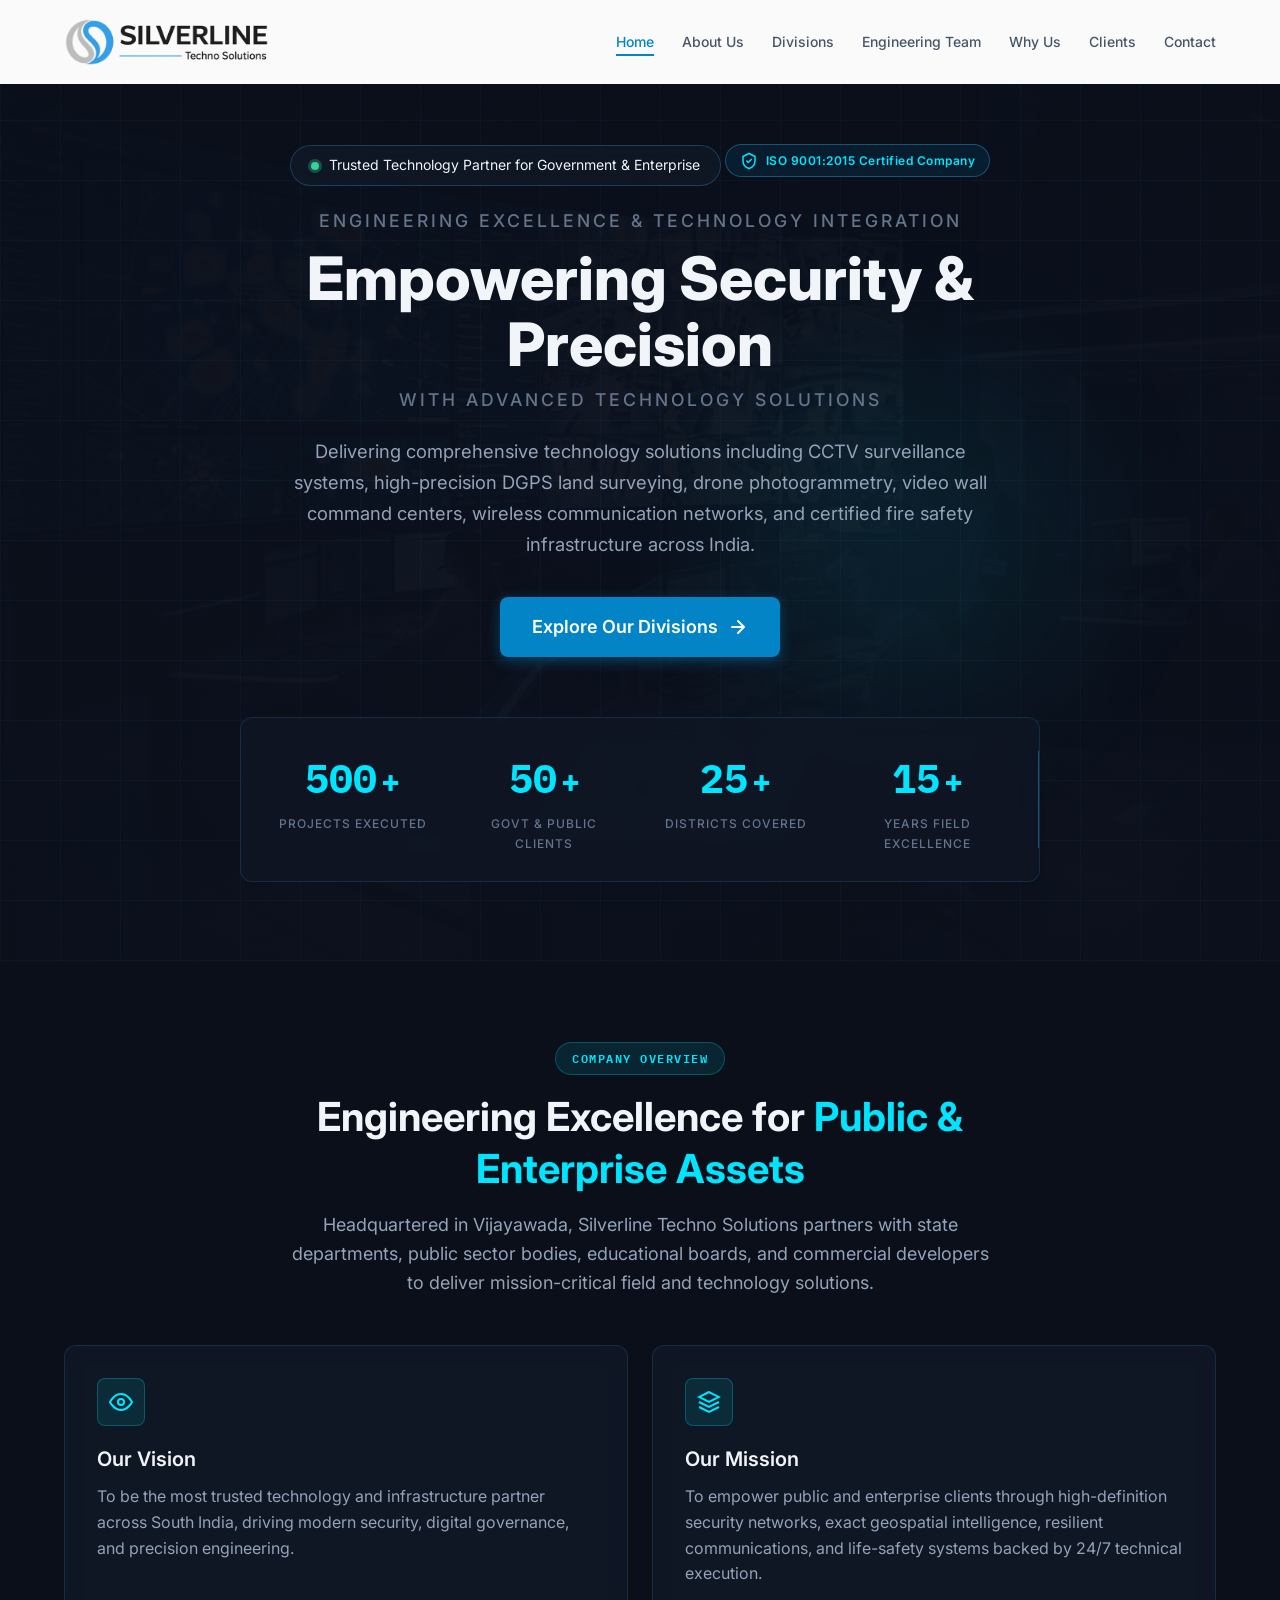
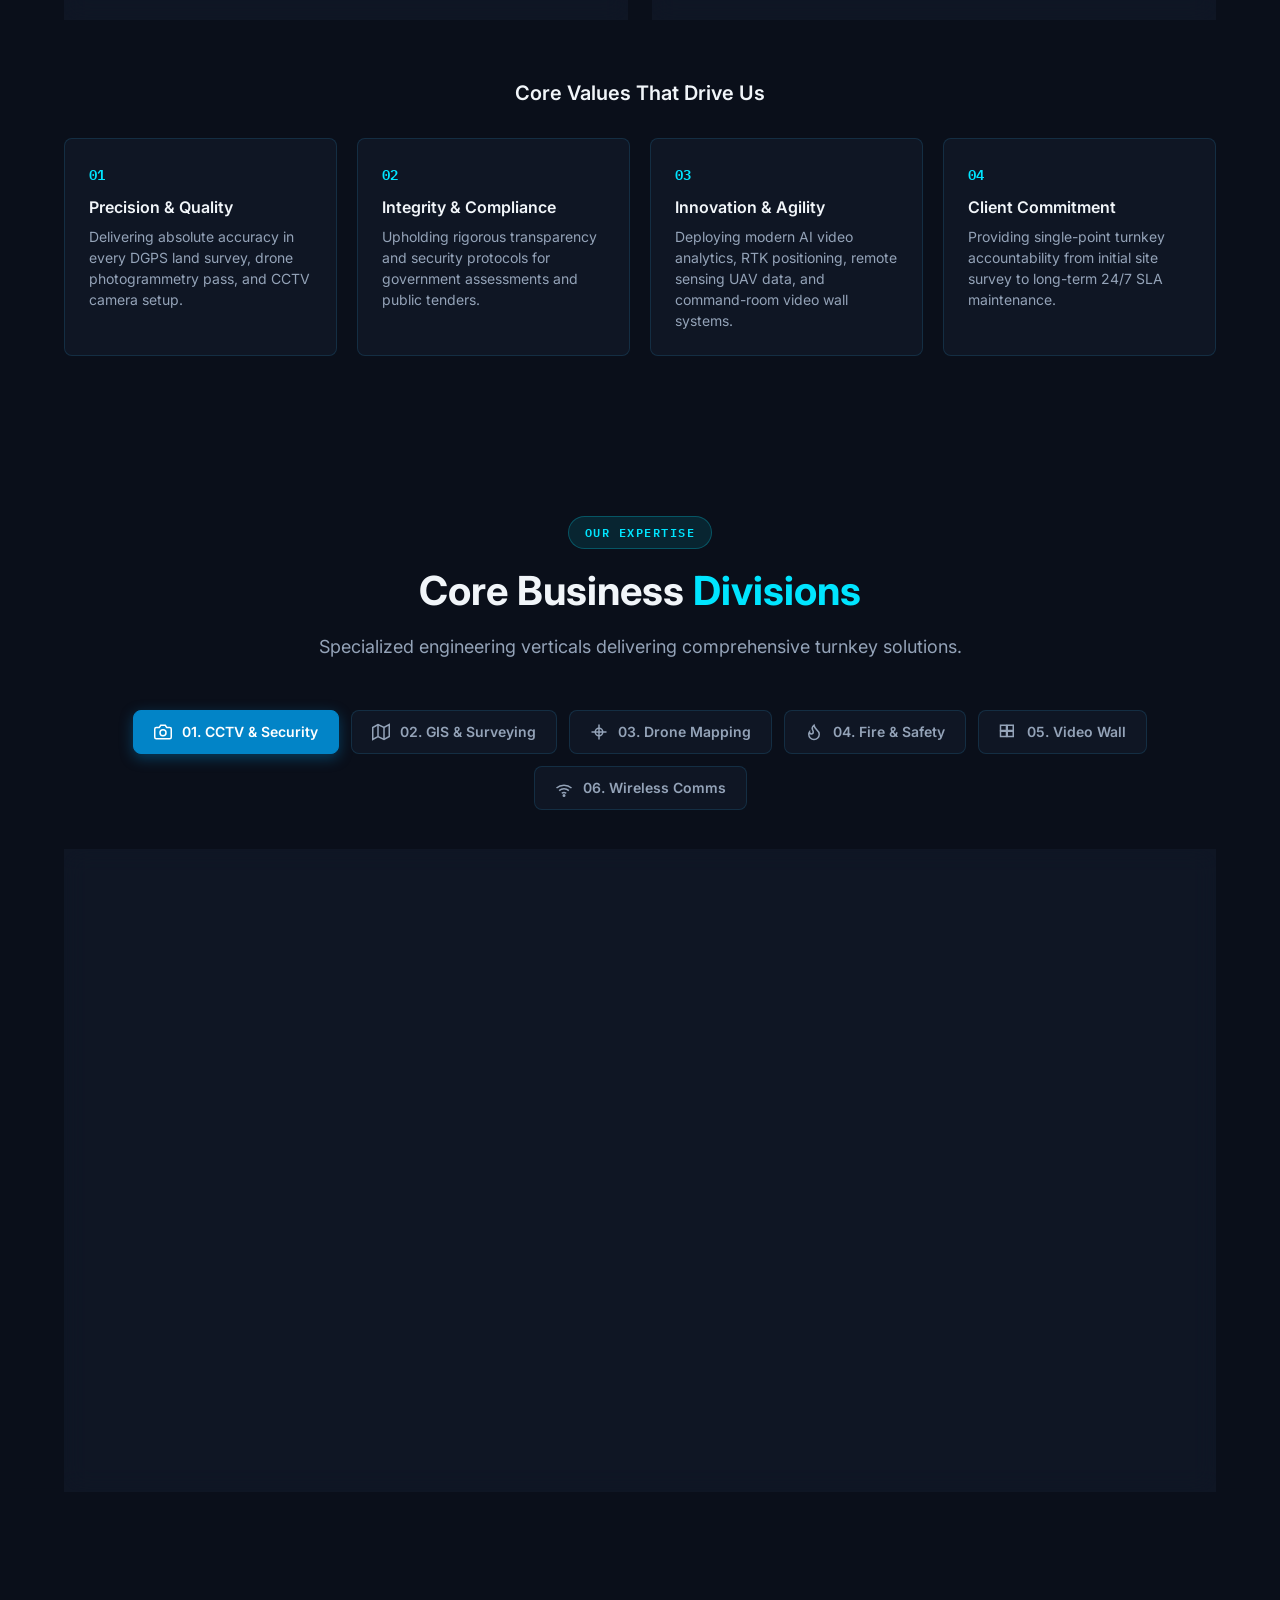
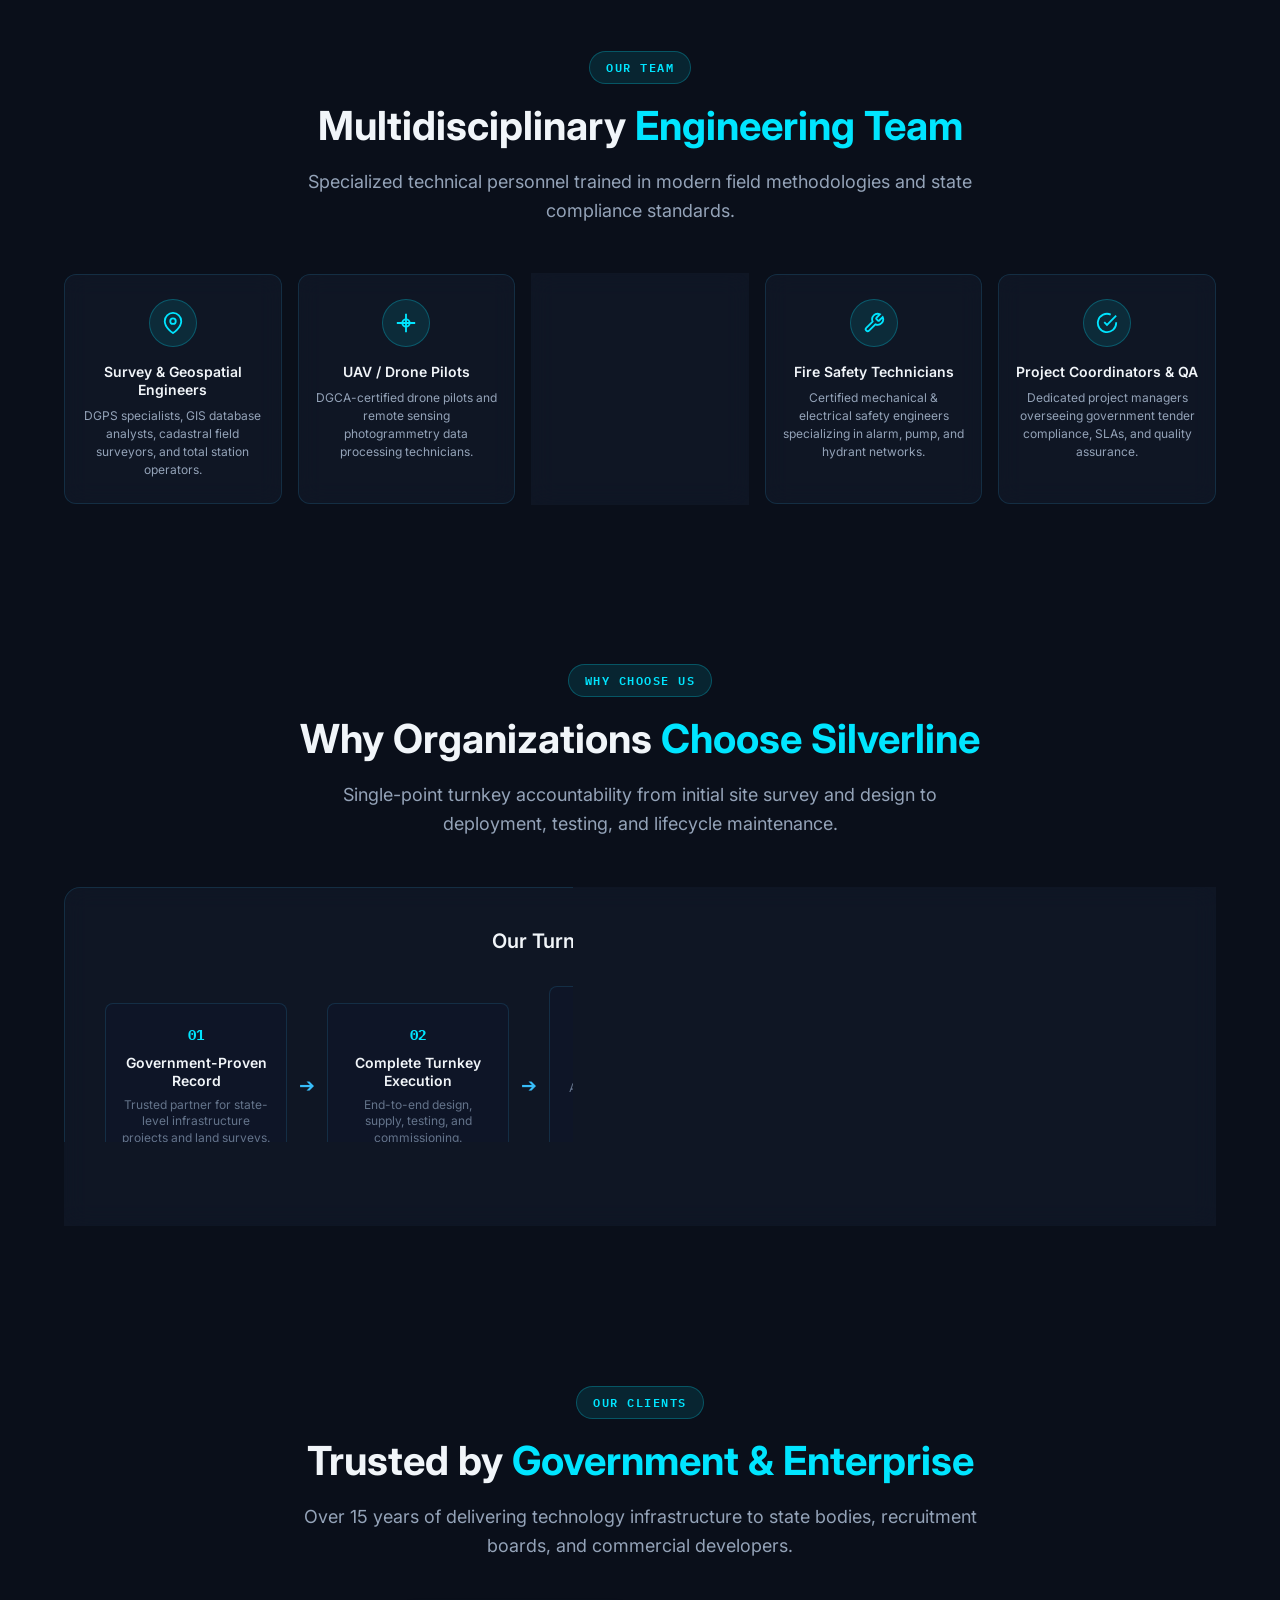
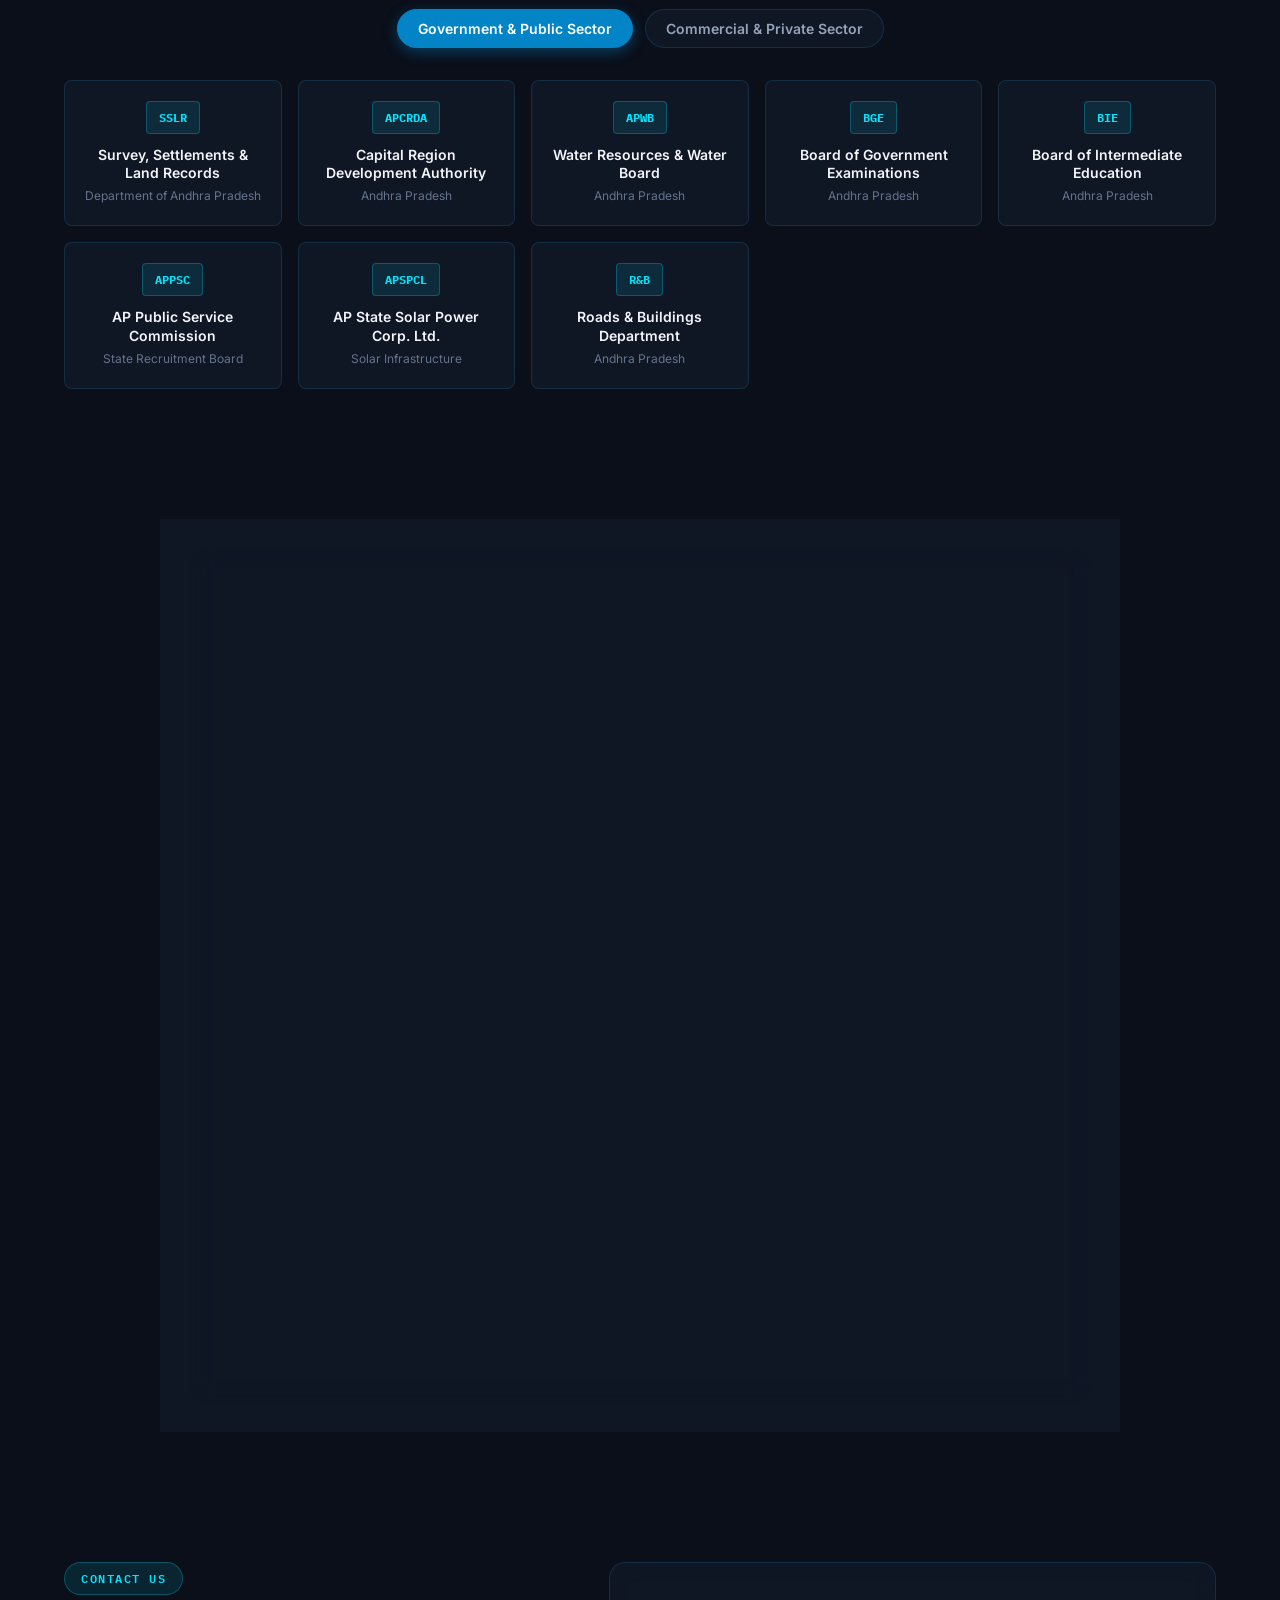
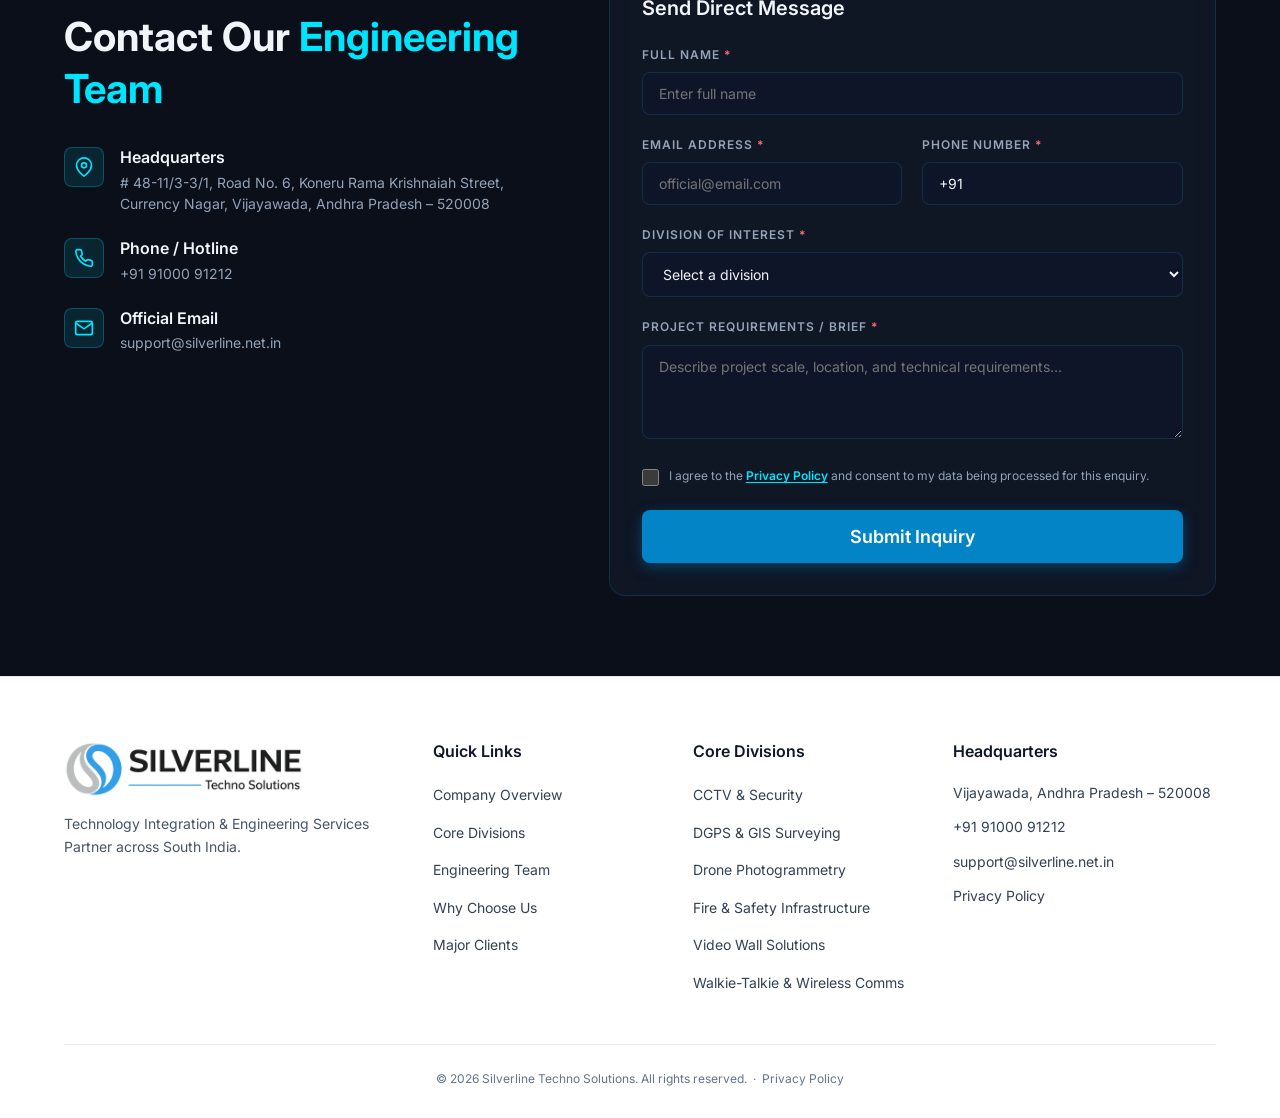
<file: index.html>
<!DOCTYPE html>
<html lang="en">
<head>
<meta charset="UTF-8">
<meta name="viewport" content="width=device-width, initial-scale=1.0">
<meta http-equiv="X-UA-Compatible" content="IE=edge">
<title>Silverline Techno Solutions | CCTV Surveillance, GIS Surveying, Drone Mapping & Fire Safety</title>
<meta name="description" content="Silverline Techno Solutions is a leading technology integration and engineering services firm specializing in CCTV Surveillance, DGPS/GIS Land Surveying, Drone Photogrammetry, and Fire & Safety Systems in Vijayawada, Andhra Pradesh.">
<meta name="keywords" content="CCTV surveillance, GIS mapping, land surveying, DGPS GNSS, drone photogrammetry, fire safety, video wall, walkie talkie, wireless communication, Vijayawada, Andhra Pradesh, APPSC, APCRDA">
<meta name="author" content="Silverline Techno Solutions">
<meta name="robots" content="index, follow">
<link rel="canonical" href="https://silverline.net.in/">
<!-- Open Graph / Social -->
<meta property="og:type" content="website">
<meta property="og:url" content="https://silverline.net.in/">
<meta property="og:title" content="Silverline Techno Solutions | Engineering & Technology Integration">
<meta property="og:description" content="Turnkey execution of CCTV surveillance, high-precision geospatial surveys, drone mapping, video walls, wireless communications and fire safety infrastructure across India.">
<meta property="og:image" content="https://silverline.net.in/hero_surveillance_tech.jpg">
<meta property="og:locale" content="en_IN">
<meta property="og:site_name" content="Silverline Techno Solutions">
<meta name="twitter:card" content="summary_large_image">
<meta name="twitter:title" content="Silverline Techno Solutions">
<meta name="twitter:description" content="CCTV Surveillance, GIS Mapping, DGPS Survey, Drone Solutions, Video Walls, Wireless Communications & Fire Safety">
<meta name="twitter:image" content="https://silverline.net.in/hero_surveillance_tech.jpg">
<link rel="icon" type="image/x-icon" href="favicon.ico">
<link rel="icon" type="image/png" sizes="32x32" href="favicon.png">
<link rel="icon" type="image/png" sizes="192x192" href="favicon-192.png">
<link rel="apple-touch-icon" href="apple-touch-icon.png">
<link rel="preconnect" href="https://fonts.googleapis.com">
<link rel="preconnect" href="https://fonts.gstatic.com" crossorigin>
<link href="https://fonts.googleapis.com/css2?family=Space+Grotesk:wght@500;600;700&family=Inter:wght@400;500;600;700&family=IBM+Plex+Mono:wght@400;500;600&display=swap" rel="stylesheet">
<!-- Schema.org JSON-LD -->
<script type="application/ld+json">
{
"@context": "https://schema.org",
"@type": "Organization",
"name": "Silverline Techno Solutions",
"url": "https://silverline.net.in",
"logo": "https://silverline.net.in/logo_nav.png",
"description": "Leading technology integration and engineering services firm specializing in CCTV Surveillance, GIS Mapping, DGPS Land Surveying, Drone Photogrammetry, Video Wall Solutions, Wireless Communications, and Fire & Safety Infrastructure.",
"address": {
"@type": "PostalAddress",
"streetAddress": "# 48-11/3-3/1, Road No. 6, Koneru Rama Krishnaiah Street, Currency Nagar",
"addressLocality": "Vijayawada",
"addressRegion": "Andhra Pradesh",
"postalCode": "520008",
"addressCountry": "IN"
},
"contactPoint": {
"@type": "ContactPoint",
"telephone": "+91-9100091212",
"contactType": "sales & customer support",
"email": "support@silverline.net.in"
}
}
</script>
<link rel="stylesheet" href="styles.css">
<style>
/* ---- Logo size override (tight transparent brand mark) ---- */
.nav-logo .logo-full{
height:48px;
width:auto;
max-width:none;
transition:height .2s ease;
}
.footer-logo .logo-full{
height:56px;
width:auto;
max-width:none;
}
@media (max-width:640px){
.nav-logo .logo-full{height:38px;}
.footer-logo .logo-full{height:46px;}
}
</style>
</head>
<body>
<a href="#main-content" class="skip-link">Skip to main content</a>

<!-- ====== HEADER / NAVIGATION ====== -->
<header class="navbar" id="navbar" role="banner">
<div class="nav-container">
<a href="#" class="nav-logo" aria-label="Silverline Techno Solutions - Home">
<img src="logo_nav.png" alt="Silverline Techno Solutions" class="logo-full" loading="eager">
</a>
<nav class="nav-links" id="navLinks" role="navigation" aria-label="Main navigation">
<ul>
<li><a href="#home" class="active" aria-current="page">Home</a></li>
<li><a href="#about">About Us</a></li>
<li><a href="#divisions">Divisions</a></li>
<li><a href="#team">Engineering Team</a></li>
<li><a href="#why-us">Why Us</a></li>
<li><a href="#clients">Clients</a></li>
<li><a href="#contact">Contact</a></li>
</ul>
</nav>
<button class="mobile-menu-btn" id="mobileMenuBtn" aria-label="Toggle navigation menu" aria-expanded="false" aria-controls="navLinks">
<span aria-hidden="true"></span>
<span aria-hidden="true"></span>
<span aria-hidden="true"></span>
</button>
</div>
</header>

<main id="main-content">

<!-- ====== HERO SECTION ====== -->
<section class="hero" id="home" aria-label="Hero section">
<div class="hero-bg" aria-hidden="true">
<img src="hero_surveillance_tech.jpg" alt="High-tech surveillance command center" class="hero-bg-img" loading="eager">
<div class="hero-overlay"></div>
<div class="hero-grid-pattern"></div>
<div class="hero-glow-effect"></div>
</div>
<div class="container hero-container">
<div class="hero-content">
<div class="hero-badge">
<span class="badge-pulse" aria-hidden="true"></span>
Trusted Technology Partner for Government & Enterprise
</div>
<div class="hero-iso-badge" aria-label="ISO 9001:2015 Certified Company">
<svg width="18" height="18" viewBox="0 0 24 24" fill="none" stroke="currentColor" stroke-width="2" stroke-linecap="round" stroke-linejoin="round" aria-hidden="true"><path d="M12 2l8 4v6c0 5-3.5 8.5-8 10-4.5-1.5-8-5-8-10V6l8-4z"/><path d="M9 12l2 2 4-4"/></svg>
ISO 9001:2015 Certified Company
</div>
<h1 class="hero-title">
<span class="title-sub">Engineering Excellence & Technology Integration</span>
<span class="title-main">Empowering Security & Precision</span>
<span class="title-sub">with Advanced Technology Solutions</span>
</h1>
<p class="hero-description">
Delivering comprehensive technology solutions including CCTV surveillance systems,
high-precision DGPS land surveying, drone photogrammetry, video wall command centers,
wireless communication networks, and certified fire safety infrastructure across India.
</p>
<div class="hero-actions">
<a href="#divisions" class="btn-primary btn-large">
Explore Our Divisions
<svg width="20" height="20" viewBox="0 0 20 20" fill="none" aria-hidden="true"><path d="M4 10H16M16 10L10 4M16 10L10 16" stroke="currentColor" stroke-width="2" stroke-linecap="round" stroke-linejoin="round"/></svg>
</a>
</div>
<div class="hero-stats" role="list" aria-label="Key operational metrics">
<div class="stat-card" role="listitem">
<div class="stat-number" data-target="500">0</div>
<span class="stat-suffix">+</span>
<div class="stat-label">Projects Executed</div>
</div>
<div class="stat-divider" aria-hidden="true"></div>
<div class="stat-card" role="listitem">
<div class="stat-number" data-target="50">0</div>
<span class="stat-suffix">+</span>
<div class="stat-label">Govt & Public Clients</div>
</div>
<div class="stat-divider" aria-hidden="true"></div>
<div class="stat-card" role="listitem">
<div class="stat-number" data-target="25">0</div>
<span class="stat-suffix">+</span>
<div class="stat-label">Districts Covered</div>
</div>
<div class="stat-divider" aria-hidden="true"></div>
<div class="stat-card" role="listitem">
<div class="stat-number" data-target="15">0</div>
<span class="stat-suffix">+</span>
<div class="stat-label">Years Field Excellence</div>
</div>
</div>
</div>
</div>
</section>

<!-- ====== ABOUT, VISION & CORE VALUES ====== -->
<section class="about section" id="about" aria-labelledby="about-heading">
<div class="container">
<div class="section-header center">
<span class="section-tag">Company Overview</span>
<h2 class="section-title" id="about-heading">Engineering Excellence for <span class="gradient-text">Public & Enterprise Assets</span></h2>
<p class="section-subtitle">Headquartered in Vijayawada, Silverline Techno Solutions partners with state departments, public sector bodies, educational boards, and commercial developers to deliver mission-critical field and technology solutions.</p>
</div>
<div class="vision-mission-grid">
<div class="vm-card glass-card">
<div class="vm-icon" aria-hidden="true">
<svg viewBox="0 0 24 24" fill="none" stroke="currentColor" stroke-width="2"><path d="M1 12s4-8 11-8 11 8 11 8-4 8-11 8-11-8-11-8z"/><circle cx="12" cy="12" r="3"/></svg>
</div>
<h3>Our Vision</h3>
<p>To be the most trusted technology and infrastructure partner across South India, driving modern security, digital governance, and precision engineering.</p>
</div>
<div class="vm-card glass-card">
<div class="vm-icon" aria-hidden="true">
<svg viewBox="0 0 24 24" fill="none" stroke="currentColor" stroke-width="2"><path d="M12 2L2 7l10 5 10-5-10-5zM2 17l10 5 10-5M2 12l10 5 10-5"/></svg>
</div>
<h3>Our Mission</h3>
<p>To empower public and enterprise clients through high-definition security networks, exact geospatial intelligence, resilient communications, and life-safety systems backed by 24/7 technical execution.</p>
</div>
</div>
<div class="values-wrapper">
<h3 class="sub-heading center">Core Values That Drive Us</h3>
<div class="values-grid">
<div class="value-card">
<div class="value-number">01</div>
<h4>Precision & Quality</h4>
<p>Delivering absolute accuracy in every DGPS land survey, drone photogrammetry pass, and CCTV camera setup.</p>
</div>
<div class="value-card">
<div class="value-number">02</div>
<h4>Integrity & Compliance</h4>
<p>Upholding rigorous transparency and security protocols for government assessments and public tenders.</p>
</div>
<div class="value-card">
<div class="value-number">03</div>
<h4>Innovation & Agility</h4>
<p>Deploying modern AI video analytics, RTK positioning, remote sensing UAV data, and command-room video wall systems.</p>
</div>
<div class="value-card">
<div class="value-number">04</div>
<h4>Client Commitment</h4>
<p>Providing single-point turnkey accountability from initial site survey to long-term 24/7 SLA maintenance.</p>
</div>
</div>
</div>
</div>
</section>

<!-- ====== CORE BUSINESS DIVISIONS ====== -->
<section class="divisions section" id="divisions" aria-labelledby="divisions-heading">
<div class="container">
<div class="section-header center">
<span class="section-tag">Our Expertise</span>
<h2 class="section-title" id="divisions-heading">Core Business <span class="gradient-text">Divisions</span></h2>
<p class="section-subtitle">Specialized engineering verticals delivering comprehensive turnkey solutions.</p>
</div>

<!-- Division Navigation Tabs -->
<div class="division-tabs-nav" role="tablist" aria-label="Business Divisions">
<button class="div-tab-btn active" role="tab" id="tab-cctv" aria-selected="true" aria-controls="panel-cctv">
<svg viewBox="0 0 24 24" fill="none" stroke="currentColor" stroke-width="2" aria-hidden="true"><path d="M23 19a2 2 0 0 1-2 2H3a2 2 0 0 1-2-2V8a2 2 0 0 1 2-2h4l2-3h6l2 3h4a2 2 0 0 1 2 2z"/><circle cx="12" cy="13" r="4"/></svg>
<span>01. CCTV & Security</span>
</button>
<button class="div-tab-btn" role="tab" id="tab-gis" aria-selected="false" aria-controls="panel-gis">
<svg viewBox="0 0 24 24" fill="none" stroke="currentColor" stroke-width="2" aria-hidden="true"><polygon points="1 6 1 22 8 18 16 22 23 18 23 2 16 6 8 2 1 6"/><line x1="8" y1="2" x2="8" y2="18"/><line x1="16" y1="6" x2="16" y2="22"/></svg>
<span>02. GIS & Surveying</span>
</button>
<button class="div-tab-btn" role="tab" id="tab-drone" aria-selected="false" aria-controls="panel-drone">
<svg viewBox="0 0 24 24" fill="none" stroke="currentColor" stroke-width="2" aria-hidden="true"><path d="M12 2v20M2 12h20"/><circle cx="12" cy="12" r="5"/></svg>
<span>03. Drone Mapping</span>
</button>
<button class="div-tab-btn" role="tab" id="tab-fire" aria-selected="false" aria-controls="panel-fire">
<svg viewBox="0 0 24 24" fill="none" stroke="currentColor" stroke-width="2" aria-hidden="true"><path d="M8.5 14.5A2.5 2.5 0 0 0 11 12c0-1.38-.5-2-1-3-1.072-2.143-.224-4.054 2-6 .5 2.5 2 4.9 4 6.5 2 1.6 3 3.5 3 5.5a7 7 0 1 1-14 0c0-1.153.433-2.294 1-3a2.5 2.5 0 0 0 2.5 2.5z"/></svg>
<span>04. Fire & Safety</span>
</button>
<button class="div-tab-btn" role="tab" id="tab-videowall" aria-selected="false" aria-controls="panel-videowall">
<svg viewBox="0 0 24 24" fill="none" stroke="currentColor" stroke-width="2" aria-hidden="true"><rect x="2" y="3" width="8" height="7"/><rect x="11" y="3" width="8" height="7"/><rect x="2" y="11" width="8" height="7"/><rect x="11" y="11" width="8" height="7"/></svg>
<span>05. Video Wall</span>
</button>
<button class="div-tab-btn" role="tab" id="tab-wireless" aria-selected="false" aria-controls="panel-wireless">
<svg viewBox="0 0 24 24" fill="none" stroke="currentColor" stroke-width="2" aria-hidden="true"><path d="M2 12a15 15 0 0 1 20 0"/><path d="M5.5 15.5a10 10 0 0 1 13 0"/><path d="M9 19a5 5 0 0 1 6 0"/><circle cx="12" cy="22" r="1"/></svg>
<span>06. Wireless Comms</span>
</button>
</div>

<!-- Division Panels Container -->
<div class="division-panels">

<!-- Panel 1: CCTV Surveillance -->
<div class="div-panel active" id="panel-cctv" role="tabpanel" aria-labelledby="tab-cctv">
<div class="panel-grid">
<div class="panel-image-col">
<img src="hero_surveillance_tech.jpg" alt="Enterprise CCTV Control Room" loading="lazy" width="600" height="400">
<div class="tech-badge-container">
<span class="tech-tag">AI Video Analytics</span>
<span class="tech-tag">ANPR Systems</span>
<span class="tech-tag">PTZ Thermal Cameras</span>
<span class="tech-tag">Solar Powered CCTV</span>
</div>
</div>
<div class="panel-content-col">
<div class="panel-header">
<span class="div-num">Division 01</span>
<h3>CCTV Surveillance & Integrated Security Systems</h3>
<p class="div-desc">Our primary vertical focuses on designing, deploying, and managing enterprise-grade video surveillance environments for high-consequence public & enterprise facilities.</p>
</div>
<div class="services-list-grid">
<div class="service-box">
<h4>System Design & Turnkey Deployment</h4>
<p>High-Resolution IP, Thermal, & PTZ camera installation with secure perimeter monitoring.</p>
</div>
<div class="service-box">
<h4>Smart Analytics & Automation</h4>
<p>AI Video Analytics, Automatic Number Plate Recognition (ANPR), and motion intrusion detection.</p>
</div>
<div class="service-box">
<h4>Command & Control Infrastructure</h4>
<p>Centralized Control Rooms, multi-screen video walls, and remote live streaming management.</p>
</div>
<div class="service-box">
<h4>Network & Storage Engineering</h4>
<p>Fiber/Wireless Mesh networking, redundant NVR arrays, and cloud video archival.</p>
</div>
<div class="service-box">
<h4>Specialized & Solar CCTV</h4>
<p>Standalone solar-powered cameras for remote infrastructure and smart city surveillance.</p>
</div>
<div class="service-box">
<h4>Operations & 24/7 AMC</h4>
<p>Round-the-clock monitoring, health audits, preventive maintenance, and SLA support.</p>
</div>
</div>
</div>
</div>
</div>

<!-- Panel 2: Land Surveying & GIS -->
<div class="div-panel" id="panel-gis" role="tabpanel" aria-labelledby="tab-gis" hidden>
<div class="panel-grid">
<div class="panel-image-col">
<img src="survey_dgps_mapping.jpg" alt="DGPS Land Surveying in Field" loading="lazy" width="600" height="400">
<div class="tech-badge-container">
<span class="tech-tag">DGPS / GNSS</span>
<span class="tech-tag">RTK Positioning</span>
<span class="tech-tag">Total Station</span>
<span class="tech-tag">GIS Georeferencing</span>
</div>
</div>
<div class="panel-content-col">
<div class="panel-header">
<span class="div-num">Division 02</span>
<h3>Land Surveying & Geospatial (GIS) Services</h3>
<p class="div-desc">High-accuracy land surveying and spatial database creation supporting infrastructure development, urban planning, revenue land resurveys, and utility mapping.</p>
</div>
<div class="services-list-grid">
<div class="service-box">
<h4>DGPS / GNSS & RTK Surveys</h4>
<p>Centimeter-level positioning accuracy for cadastral boundaries and route alignment.</p>
</div>
<div class="service-box">
<h4>Topographical & Engineering Surveys</h4>
<p>Detailed elevation grids, digital terrain models (DTM), and contour mapping for construction.</p>
</div>
<div class="service-box">
<h4>GIS Database Creation & Georeferencing</h4>
<p>Asset mapping, utility grid digitizing, and spatial data integration for municipal bodies.</p>
</div>
<div class="service-box">
<h4>Cadastral & Boundary Demarcation</h4>
<p>Official land record verification, resurveys, and parcel boundary marking.</p>
</div>
</div>
</div>
</div>
</div>

<!-- Panel 3: Drone Mapping -->
<div class="div-panel" id="panel-drone" role="tabpanel" aria-labelledby="tab-drone" hidden>
<div class="panel-grid">
<div class="panel-image-col">
<img src="drone_aerial_mapping.jpg" alt="Drone Aerial Photogrammetry" loading="lazy" width="600" height="400">
<div class="tech-badge-container">
<span class="tech-tag">UAV Photogrammetry</span>
<span class="tech-tag">Orthomosaic Generation</span>
<span class="tech-tag">Volumetric Cut/Fill</span>
<span class="tech-tag">3D Mesh Modeling</span>
</div>
</div>
<div class="panel-content-col">
<div class="panel-header">
<span class="div-num">Division 03</span>
<h3>Drone Technologies & Aerial Mapping</h3>
<p class="div-desc">Utilizing modern UAV platforms, we capture high-resolution aerial data for large-scale engineering, infrastructure inspections, and land record digitization.</p>
</div>
<div class="services-list-grid">
<div class="service-box">
<h4>Aerial Photogrammetry & Mapping</h4>
<p>Generating high-resolution orthomosaic imagery and precise 3D elevation models.</p>
</div>
<div class="service-box">
<h4>Volumetric & Spatial Analysis</h4>
<p>Accurate stockpile volume calculations and topographical cut/fill calculations for mining & civil works.</p>
</div>
<div class="service-box">
<h4>Infrastructure & Construction Monitoring</h4>
<p>Periodic aerial inspection of ongoing highways, building corridors, and industrial sites.</p>
</div>
<div class="service-box">
<h4>Land Records Digitization</h4>
<p>Supporting state land resurvey initiatives (e.g., YSR Jagananna Saswatha Bhu Hakku / Swamitva schemes).</p>
</div>
</div>
</div>
</div>
</div>

<!-- Panel 4: Fire & Safety -->
<div class="div-panel" id="panel-fire" role="tabpanel" aria-labelledby="tab-fire" hidden>
<div class="panel-grid">
<div class="panel-image-col">
<img src="fire_safety_control.jpg" alt="Fire Safety System Panel" loading="lazy" width="600" height="400">
<div class="tech-badge-container">
<span class="tech-tag">Addressable Fire Alarms</span>
<span class="tech-tag">Hydrants & Sprinklers</span>
<span class="tech-tag">Voice Evacuation</span>
<span class="tech-tag">Fire Safety Audits</span>
</div>
</div>
<div class="panel-content-col">
<div class="panel-header">
<span class="div-num">Division 04</span>
<h3>Fire & Safety Infrastructure</h3>
<p class="div-desc">Complete protection for human life and enterprise assets through modern, fully compliant fire detection, suppression, and emergency evacuation systems.</p>
</div>
<div class="services-list-grid">
<div class="service-box">
<h4>Early Detection & Alarm Systems</h4>
<p>Addressable fire detection networks, multi-sensor smoke detectors, and extraction controls.</p>
</div>
<div class="service-box">
<h4>Suppression Systems</h4>
<p>Automatic fire sprinklers, hydrant networks, gas suppression systems, and high-pressure fire pumps.</p>
</div>
<div class="service-box">
<h4>Public Address & Evacuation</h4>
<p>Emergency voice communication, directional egress lighting, and central safety consoles.</p>
</div>
<div class="service-box">
<h4>Safety Audits & Maintenance</h4>
<p>Third-party testing, commissioning, government compliance audits, and annual maintenance contracts (AMC).</p>
</div>
</div>
</div>
</div>
</div>

<!-- Panel 5: Video Wall Solutions -->
<div class="div-panel" id="panel-videowall" role="tabpanel" aria-labelledby="tab-videowall" hidden>
<div class="panel-grid">
<div class="panel-image-col">
<img src="exam_live_streaming.jpg" alt="Command Center Video Wall Monitoring" loading="lazy" width="600" height="400">
<div class="tech-badge-container">
<span class="tech-tag">LED / LCD Video Walls</span>
<span class="tech-tag">Video Wall Controllers</span>
<span class="tech-tag">Multi-Feed Processors</span>
<span class="tech-tag">Control Room Design</span>
</div>
</div>
<div class="panel-content-col">
<div class="panel-header">
<span class="div-num">Division 05</span>
<h3>Video Wall & Command Center Solutions</h3>
<p class="div-desc">Bringing together camera feeds, GIS layers, and operational dashboards into a single, actionable view for control rooms, security centers, and operations hubs.</p>
</div>
<div class="services-list-grid">
<div class="service-box">
<h4>Video Wall Design & Installation</h4>
<p>LED and LCD video wall panels sized and configured for control room and command center environments.</p>
</div>
<div class="service-box">
<h4>Video Wall Controllers & Processors</h4>
<p>Multi-input processors that combine CCTV, GIS, and data feeds into a unified, flexible display layout.</p>
</div>
<div class="service-box">
<h4>Control Room Integration</h4>
<p>End-to-end command center build-out integrating surveillance, communications, and monitoring systems.</p>
</div>
<div class="service-box">
<h4>Support & Maintenance</h4>
<p>Calibration, uptime monitoring, and AMC support to keep display walls running reliably 24/7.</p>
</div>
</div>
</div>
</div>
</div>

<!-- Panel 6: Walkie-Talkie & Wireless Communications -->
<div class="div-panel" id="panel-wireless" role="tabpanel" aria-labelledby="tab-wireless" hidden>
<div class="panel-grid">
<div class="panel-image-col">
<img src="wireless_comms.svg" alt="Walkie-Talkie and Repeater Tower Wireless Communication" loading="lazy" width="600" height="400">
<div class="tech-badge-container">
<span class="tech-tag">Walkie-Talkie Systems</span>
<span class="tech-tag">Repeater Networks</span>
<span class="tech-tag">Digital & Analog Radio</span>
<span class="tech-tag">Site-Wide Coverage</span>
</div>
</div>
<div class="panel-content-col">
<div class="panel-header">
<span class="div-num">Division 06</span>
<h3>Walkie-Talkie & Wireless Communications</h3>
<p class="div-desc">Robust two-way wireless communication systems that keep field teams, security personnel, and site operations connected in real time, even across remote or challenging terrain.</p>
</div>
<div class="services-list-grid">
<div class="service-box">
<h4>Walkie-Talkie Supply & Deployment</h4>
<p>Digital and analog handheld radios configured for site-specific operational channels.</p>
</div>
<div class="service-box">
<h4>Repeater & Coverage Networks</h4>
<p>Repeater tower and base station setup extending reliable coverage across large or remote sites.</p>
</div>
<div class="service-box">
<h4>Integration with Security Operations</h4>
<p>Coordinated communication protocols linking field staff with CCTV and control room teams.</p>
</div>
<div class="service-box">
<h4>Maintenance & Fleet Management</h4>
<p>Device servicing, battery/charging fleet management, and ongoing AMC support.</p>
</div>
</div>
</div>
</div>
</div>

</div>
</div>
</section>

<!-- ====== MULTIDISCIPLINARY ENGINEERING TEAM ====== -->
<section class="team section" id="team" aria-labelledby="team-heading">
<div class="container">
<div class="section-header center">
<span class="section-tag">Our Team</span>
<h2 class="section-title" id="team-heading">Multidisciplinary <span class="gradient-text">Engineering Team</span></h2>
<p class="section-subtitle">Specialized technical personnel trained in modern field methodologies and state compliance standards.</p>
</div>
<div class="team-grid">
<div class="team-card glass-card">
<div class="team-icon" aria-hidden="true"><svg viewBox="0 0 24 24" fill="none" stroke="currentColor" stroke-width="2"><path d="M21 10c0 7-9 13-9 13s-9-6-9-13a9 9 0 0 1 18 0z"/><circle cx="12" cy="10" r="3"/></svg></div>
<h4>Survey & Geospatial Engineers</h4>
<p>DGPS specialists, GIS database analysts, cadastral field surveyors, and total station operators.</p>
</div>
<div class="team-card glass-card">
<div class="team-icon" aria-hidden="true"><svg viewBox="0 0 24 24" fill="none" stroke="currentColor" stroke-width="2"><path d="M12 2v20M2 12h20"/><circle cx="12" cy="12" r="4"/></svg></div>
<h4>UAV / Drone Pilots</h4>
<p>DGCA-certified drone pilots and remote sensing photogrammetry data processing technicians.</p>
</div>
<div class="team-card glass-card">
<div class="team-icon" aria-hidden="true"><svg viewBox="0 0 24 24" fill="none" stroke="currentColor" stroke-width="2"><rect x="2" y="2" width="20" height="8" rx="2" ry="2"/><rect x="2" y="14" width="20" height="8" rx="2" ry="2"/><line x1="6" y1="6" x2="6.01" y2="6"/><line x1="6" y1="18" x2="6.01" y2="18"/></svg></div>
<h4>Systems & Network Engineers</h4>
<p>CCTV integration specialists, video wall engineers, network architects, and control room operators.</p>
</div>
<div class="team-card glass-card">
<div class="team-icon" aria-hidden="true"><svg viewBox="0 0 24 24" fill="none" stroke="currentColor" stroke-width="2"><path d="M14.7 6.3a1 1 0 0 0 0 1.4l1.6 1.6a1 1 0 0 0 1.4 0l3.77-3.77a6 6 0 0 1-7.94 7.94l-6.91 6.91a2.12 2.12 0 0 1-3-3l6.91-6.91a6 6 0 0 1 7.94-7.94l-3.76 3.76z"/></svg></div>
<h4>Fire Safety Technicians</h4>
<p>Certified mechanical & electrical safety engineers specializing in alarm, pump, and hydrant networks.</p>
</div>
<div class="team-card glass-card">
<div class="team-icon" aria-hidden="true"><svg viewBox="0 0 24 24" fill="none" stroke="currentColor" stroke-width="2"><path d="M22 11.08V12a10 10 0 1 1-5.93-9.14"/><polyline points="22 4 12 14.01 9 11.01"/></svg></div>
<h4>Project Coordinators & QA</h4>
<p>Dedicated project managers overseeing government tender compliance, SLAs, and quality assurance.</p>
</div>
</div>
</div>
</section>

<!-- ====== WHY ORGANIZATIONS CHOOSE US & WORKFLOW ====== -->
<section class="why-us section" id="why-us" aria-labelledby="why-us-heading">
<div class="container">
<div class="section-header center">
<span class="section-tag">Why Choose Us</span>
<h2 class="section-title" id="why-us-heading">Why Organizations <span class="gradient-text">Choose Silverline</span></h2>
<p class="section-subtitle">Single-point turnkey accountability from initial site survey and design to deployment, testing, and lifecycle maintenance.</p>
</div>
<!-- Turnkey Workflow Diagram -->
<div class="workflow-container">
<h3 class="workflow-title center">Our Turnkey Execution Pipeline</h3>
<div class="workflow-grid">
<div class="wf-step">
<div class="wf-number">01</div>
<h4>Government-Proven Record</h4>
<p>Trusted partner for state-level infrastructure projects and land surveys.</p>
</div>
<div class="wf-arrow" aria-hidden="true">➔</div>
<div class="wf-step">
<div class="wf-number">02</div>
<h4>Complete Turnkey Execution</h4>
<p>End-to-end design, supply, testing, and commissioning.</p>
</div>
<div class="wf-arrow" aria-hidden="true">➔</div>
<div class="wf-step">
<div class="wf-number">03</div>
<h4>High-Precision Technology</h4>
<p>AI analytics, DGPS GNSS RTK, drone photogrammetry, and video wall command systems.</p>
</div>
<div class="wf-arrow" aria-hidden="true">➔</div>
<div class="wf-step">
<div class="wf-number">04</div>
<h4>Rapid Field Deployment</h4>
<p>Multi-site deployment capabilities on tight schedules.</p>
</div>
<div class="wf-arrow" aria-hidden="true">➔</div>
<div class="wf-step">
<div class="wf-number">05</div>
<h4>Dedicated 24/7 Support</h4>
<p>Emergency SLA response and comprehensive AMC contracts.</p>
</div>
</div>
</div>
</div>
</section>

<!-- ====== CLIENTS & SECTOR EXPERIENCE ====== -->
<section class="clients section" id="clients" aria-labelledby="clients-heading">
<div class="container">
<div class="section-header center">
<span class="section-tag">Our Clients</span>
<h2 class="section-title" id="clients-heading">Trusted by <span class="gradient-text">Government & Enterprise</span></h2>
<p class="section-subtitle">Over 15 years of delivering technology infrastructure to state bodies, recruitment boards, and commercial developers.</p>
</div>
<div class="clients-tabs-nav" role="tablist" aria-label="Client Categories">
<button class="client-tab-btn active" role="tab" id="client-tab-govt" aria-selected="true" aria-controls="client-panel-govt">Government & Public Sector</button>
<button class="client-tab-btn" role="tab" id="client-tab-pvt" aria-selected="false" aria-controls="client-panel-pvt">Commercial & Private Sector</button>
</div>
<div class="clients-panels">
<div class="client-panel active" id="client-panel-govt" role="tabpanel" aria-labelledby="client-tab-govt">
<div class="clients-grid">
<div class="client-card">
<div class="client-icon">SSLR</div>
<h4>Survey, Settlements & Land Records</h4>
<p>Department of Andhra Pradesh</p>
</div>
<div class="client-card">
<div class="client-icon">APCRDA</div>
<h4>Capital Region Development Authority</h4>
<p>Andhra Pradesh</p>
</div>
<div class="client-card">
<div class="client-icon">APWB</div>
<h4>Water Resources & Water Board</h4>
<p>Andhra Pradesh</p>
</div>
<div class="client-card">
<div class="client-icon">BGE</div>
<h4>Board of Government Examinations</h4>
<p>Andhra Pradesh</p>
</div>
<div class="client-card">
<div class="client-icon">BIE</div>
<h4>Board of Intermediate Education</h4>
<p>Andhra Pradesh</p>
</div>
<div class="client-card">
<div class="client-icon">APPSC</div>
<h4>AP Public Service Commission</h4>
<p>State Recruitment Board</p>
</div>
<div class="client-card">
<div class="client-icon">APSPCL</div>
<h4>AP State Solar Power Corp. Ltd.</h4>
<p>Solar Infrastructure</p>
</div>
<div class="client-card">
<div class="client-icon">R&B</div>
<h4>Roads & Buildings Department</h4>
<p>Andhra Pradesh</p>
</div>
</div>
</div>
<div class="client-panel" id="client-panel-pvt" role="tabpanel" aria-labelledby="client-tab-pvt" hidden>
<div class="clients-grid">
<div class="client-card">
<div class="client-icon">REAL</div>
<h4>Real Estate Developers</h4>
<p>Gated Communities & Commercial Layouts</p>
</div>
<div class="client-card">
<div class="client-icon">INFRA</div>
<h4>Infrastructure Companies</h4>
<p>Highway & Civil Contractors</p>
</div>
<div class="client-card">
<div class="client-icon">EDU</div>
<h4>Educational Institutions</h4>
<p>Private Engineering & University Campuses</p>
</div>
<div class="client-card">
<div class="client-icon">IND</div>
<h4>Industrial Establishments</h4>
<p>Factories & Warehouses</p>
</div>
<div class="client-card">
<div class="client-icon">COMM</div>
<h4>Commercial Enterprises</h4>
<p>Offices & Retail Facilities</p>
</div>
<div class="client-card">
<div class="client-icon">LAND</div>
<h4>Individual Landowners</h4>
<p>DGPS Boundary & Resurvey Clients</p>
</div>
</div>
</div>
</div>
</div>
</section>

<!-- ====== INTERACTIVE PROJECT SCOPE ESTIMATOR WIZARD ====== -->
<section class="estimator section" id="estimator" aria-labelledby="estimator-heading">
<div class="container">
<div class="estimator-card glass-card-glow">
<div class="section-header center">
<span class="section-tag">Project Scope Assistant</span>
<h2 class="section-title" id="estimator-heading">Project Scope & <span class="gradient-text">Requirement Estimator</span></h2>
<p class="section-subtitle">Select your requirements below to generate a structured project brief for our engineering team.</p>
</div>
<div class="wizard-container" id="wizardContainer">
<!-- Step Progress -->
<div class="wizard-progress">
<div class="step-item active" data-step="1">
<div class="step-num">1</div>
<span>Service Domain</span>
</div>
<div class="step-line"></div>
<div class="step-item" data-step="2">
<div class="step-num">2</div>
<span>Scale & Scope</span>
</div>
<div class="step-line"></div>
<div class="step-item" data-step="3">
<div class="step-num">3</div>
<span>Submit Details</span>
</div>
</div>
<!-- Step 1 Content -->
<div class="wizard-step active" id="wizard-step-1">
<h4>Select Required Service Division(s):</h4>
<div class="wizard-options-grid">
<label class="wiz-option-card">
<input type="checkbox" name="wiz_service" value="CCTV Surveillance & Security">
<div class="wiz-card-inner">
<svg viewBox="0 0 24 24" fill="none" stroke="currentColor" stroke-width="2"><path d="M23 19a2 2 0 0 1-2 2H3a2 2 0 0 1-2-2V8a2 2 0 0 1 2-2h4l2-3h6l2 3h4a2 2 0 0 1 2 2z"/><circle cx="12" cy="13" r="4"/></svg>
<h5>CCTV & Security</h5>
<p>IP Cameras, AI Analytics, Control Rooms</p>
</div>
</label>
<label class="wiz-option-card">
<input type="checkbox" name="wiz_service" value="DGPS / GIS Land Surveying">
<div class="wiz-card-inner">
<svg viewBox="0 0 24 24" fill="none" stroke="currentColor" stroke-width="2"><polygon points="1 6 1 22 8 18 16 22 23 18 23 2 16 6 8 2 1 6"/></svg>
<h5>DGPS & GIS Survey</h5>
<p>Boundary, Topo, RTK, Land Records</p>
</div>
</label>
<label class="wiz-option-card">
<input type="checkbox" name="wiz_service" value="Drone Aerial Photogrammetry">
<div class="wiz-card-inner">
<svg viewBox="0 0 24 24" fill="none" stroke="currentColor" stroke-width="2"><path d="M12 2v20M2 12h20"/><circle cx="12" cy="12" r="5"/></svg>
<h5>Drone Mapping</h5>
<p>Orthomosaic, Volumetric analysis</p>
</div>
</label>
<label class="wiz-option-card">
<input type="checkbox" name="wiz_service" value="Fire & Safety Infrastructure">
<div class="wiz-card-inner">
<svg viewBox="0 0 24 24" fill="none" stroke="currentColor" stroke-width="2"><path d="M8.5 14.5A2.5 2.5 0 0 0 11 12c0-1.38-.5-2-1-3-1.072-2.143-.224-4.054 2-6 .5 2.5 2 4.9 4 6.5 2 1.6 3 3.5 3 5.5a7 7 0 1 1-14 0c0-1.153.433-2.294 1-3a2.5 2.5 0 0 0 2.5 2.5z"/></svg>
<h5>Fire & Safety</h5>
<p>Alarms, Hydrants, Evacuation, AMC</p>
</div>
</label>
<label class="wiz-option-card">
<input type="checkbox" name="wiz_service" value="Video Wall Solutions">
<div class="wiz-card-inner">
<svg viewBox="0 0 24 24" fill="none" stroke="currentColor" stroke-width="2"><rect x="2" y="3" width="8" height="7"/><rect x="11" y="3" width="8" height="7"/><rect x="2" y="11" width="8" height="7"/><rect x="11" y="11" width="8" height="7"/></svg>
<h5>Video Wall</h5>
<p>Control rooms, multi-feed display</p>
</div>
</label>
<label class="wiz-option-card">
<input type="checkbox" name="wiz_service" value="Walkie-Talkie / Wireless Communications">
<div class="wiz-card-inner">
<svg viewBox="0 0 24 24" fill="none" stroke="currentColor" stroke-width="2"><path d="M2 12a15 15 0 0 1 20 0"/><path d="M5.5 15.5a10 10 0 0 1 13 0"/><path d="M9 19a5 5 0 0 1 6 0"/><circle cx="12" cy="22" r="1"/></svg>
<h5>Wireless Comms</h5>
<p>Walkie-talkies, repeater networks</p>
</div>
</label>
</div>
<div class="wizard-actions">
<button type="button" class="btn-primary" id="wizNext1">Continue to Scope & Scale →</button>
</div>
</div>
<!-- Step 2 Content -->
<div class="wizard-step" id="wizard-step-2" hidden>
<h4>Define Scope & Timeline:</h4>
<div class="form-row">
<div class="form-group">
<label for="wiz_scale">Estimated Project Scale / Size:</label>
<select id="wiz_scale" name="wiz_scale">
<option value="Single Location / Small Campus">Single Location / Small Campus</option>
<option value="Multi-Location / District Level (5-20 Venues)">Multi-Location / District Level (5-20 Venues)</option>
<option value="State-Wide / Enterprise Network (50+ Venues)">State-Wide / Enterprise Network (50+ Venues)</option>
<option value="Land Survey (< 50 Acres)">Land Survey (&lt; 50 Acres)</option>
<option value="Large Land Resurvey (> 500 Acres / Route Alignment)">Large Land Resurvey (&gt; 500 Acres / Route Alignment)</option>
</select>
</div>
<div class="form-group">
<label for="wiz_timeline">Required Execution Timeline:</label>
<select id="wiz_timeline" name="wiz_timeline">
<option value="Immediate / Urgent SLA Requirement">Immediate / Urgent SLA Requirement</option>
<option value="Within 30 Days">Within 30 Days</option>
<option value="1 - 3 Months">1 - 3 Months</option>
<option value="Future Tender / Budgetary Estimate">Future Tender / Budgetary Estimate</option>
</select>
</div>
</div>
<div class="wizard-actions">
<button type="button" class="btn-secondary" id="wizPrev2">← Back</button>
<button type="button" class="btn-primary" id="wizNext2">Proceed to Contact Details →</button>
</div>
</div>
<!-- Step 3 Content -->
<div class="wizard-step" id="wizard-step-3" hidden>
<h4>Enter Contact Details for Official Proposal:</h4>
<form id="wizardForm">
<div class="form-row">
<div class="form-group">
<label for="wiz_name">Full Name / Designation <span class="required">*</span></label>
<input type="text" id="wiz_name" required placeholder="e.g., Executive Engineer / Project Director">
</div>
<div class="form-group">
<label for="wiz_org">Organization / Department <span class="required">*</span></label>
<input type="text" id="wiz_org" required placeholder="e.g., Govt Dept / Infrastructure Corp">
</div>
</div>
<div class="form-row">
<div class="form-group">
<label for="wiz_email">Official Email <span class="required">*</span></label>
<input type="email" id="wiz_email" required placeholder="name@domain.gov.in or com">
</div>
<div class="form-group">
<label for="wiz_phone">Phone Number <span class="required">*</span></label>
<input type="tel" id="wiz_phone" required placeholder="+91 91000 XXXXX">
</div>
</div>
<div class="form-group">
<label for="wiz_notes">Specific Technical Requirements / Brief:</label>
<textarea id="wiz_notes" rows="3" placeholder="Provide any specific location details, venue count, or tender references..."></textarea>
</div>
<div class="form-group form-consent">
<label class="consent-check" id="wiz-consent-wrap">
<input type="checkbox" id="wiz_consent" required>
<span>I agree to the <a href="privacy-policy.html" target="_blank" rel="noopener">Privacy Policy</a> and consent to my data being processed for this proposal.</span>
</label>
</div>
<div class="wizard-actions">
<button type="button" class="btn-secondary" id="wizPrev3">← Back</button>
<button type="submit" class="btn-primary btn-large" id="wizSubmitBtn">Submit Scope Brief</button>
</div>
</form>
</div>
</div>
</div>
</div>
</section>

<!-- ====== CONTACT & EMERGENCY SLA ====== -->
<section class="contact section" id="contact" aria-labelledby="contact-heading">
<div class="container">
<div class="contact-wrapper">
<div class="contact-info">
<span class="section-tag">Contact Us</span>
<h2 class="section-title" id="contact-heading">Contact Our <span class="gradient-text">Engineering Team</span></h2>
<p class="contact-description">
</p>
<div class="contact-details">
<address class="contact-item">
<div class="contact-icon" aria-hidden="true"><svg viewBox="0 0 24 24" fill="none" stroke="currentColor" stroke-width="2"><path d="M21 10c0 7-9 13-9 13s-9-6-9-13a9 9 0 0 1 18 0z"/><circle cx="12" cy="10" r="3"/></svg></div>
<div>
<h4>Headquarters</h4>
<p># 48-11/3-3/1, Road No. 6, Koneru Rama Krishnaiah Street,<br>Currency Nagar, Vijayawada, Andhra Pradesh – 520008</p>
</div>
</address>
<div class="contact-item">
<div class="contact-icon" aria-hidden="true"><svg viewBox="0 0 24 24" fill="none" stroke="currentColor" stroke-width="2"><path d="M22 16.92v3a2 2 0 0 1-2.18 2 19.79 19.79 0 0 1-8.63-3.07 19.5 19.5 0 0 1-6-6 19.79 19.79 0 0 1-3.07-8.67A2 2 0 0 1 4.11 2h3a2 2 0 0 1 2 1.72c.127.96.361 1.903.7 2.81a2 2 0 0 1-.45 2.11L8.09 9.91a16 16 0 0 0 6 6l1.27-1.27a2 2 0 0 1 2.11-.45c.907.339 1.85.573 2.81.7A2 2 0 0 1 22 16.92z"/></svg></div>
<div>
<h4>Phone / Hotline</h4>
<p><a href="tel:+919100091212">+91 91000 91212</a></p>
</div>
</div>
<div class="contact-item">
<div class="contact-icon" aria-hidden="true"><svg viewBox="0 0 24 24" fill="none" stroke="currentColor" stroke-width="2"><path d="M4 4h16c1.1 0 2 .9 2 2v12c0 1.1-.9 2-2 2H4c-1.1 0-2-.9-2-2V6c0-1.1.9-2 2-2z"/><polyline points="22,6 12,13 2,6"/></svg></div>
<div>
<h4>Official Email</h4>
<p><a href="mailto:support@silverline.net.in">support@silverline.net.in</a></p>
</div>
</div>
</div>
</div>
<div class="contact-form-wrapper">
<form class="contact-form" id="contactForm" novalidate>
<h3>Send Direct Message</h3>
<div class="form-group">
<label for="name">Full Name <span class="required" aria-label="required">*</span></label>
<input type="text" id="name" name="name" required autocomplete="name" placeholder="Enter full name" aria-describedby="name-error">
<span class="form-error" id="name-error" role="alert" aria-live="polite"></span>
</div>
<div class="form-row">
<div class="form-group">
<label for="email">Email Address <span class="required" aria-label="required">*</span></label>
<input type="email" id="email" name="email" required autocomplete="email" placeholder="official@email.com" aria-describedby="email-error">
<span class="form-error" id="email-error" role="alert" aria-live="polite"></span>
</div>
<div class="form-group">
<label for="phone">Phone Number <span class="required" aria-label="required">*</span></label>
<input type="tel" id="phone" name="phone" required autocomplete="tel" value="+91" maxlength="13" placeholder="+91 XXXXXXXXXX" aria-describedby="phone-error">
<span class="form-error" id="phone-error" role="alert" aria-live="polite"></span>
</div>
</div>
<div class="form-group">
<label for="service">Division of Interest <span class="required" aria-label="required">*</span></label>
<select id="service" name="service" required aria-describedby="service-error">
<option value="">Select a division</option>
<option value="cctv">CCTV Surveillance & Security</option>
<option value="gis">GIS Mapping & DGPS Surveying</option>
<option value="drone">Drone Technologies & Aerial Mapping</option>
<option value="fire">Fire & Safety Solutions</option>
<option value="videowall">Video Wall Solutions</option>
<option value="wireless">Walkie-Talkie / Wireless Communications</option>
<option value="multi">Turnkey Multi-Division Project</option>
</select>
<span class="form-error" id="service-error" role="alert" aria-live="polite"></span>
</div>
<div class="form-group">
<label for="message">Project Requirements / Brief <span class="required" aria-label="required">*</span></label>
<textarea id="message" name="message" rows="4" required placeholder="Describe project scale, location, and technical requirements..." aria-describedby="message-error"></textarea>
<span class="form-error" id="message-error" role="alert" aria-live="polite"></span>
</div>
<div class="form-group form-consent">
<label class="consent-check" id="consent-wrap">
<input type="checkbox" id="consent" name="consent" required aria-describedby="consent-error">
<span>I agree to the <a href="privacy-policy.html" target="_blank" rel="noopener">Privacy Policy</a> and consent to my data being processed for this enquiry.</span>
</label>
<span class="form-error" id="consent-error" role="alert" aria-live="polite"></span>
</div>
<button type="submit" class="btn-primary btn-large btn-full" id="submitBtn">
<span class="btn-text">Submit Inquiry</span>
<span class="btn-loading" aria-hidden="true"><svg width="20" height="20" viewBox="0 0 20 20"><circle cx="10" cy="10" r="8" fill="none" stroke="currentColor" stroke-width="2" stroke-dasharray="40" stroke-dashoffset="10"><animateTransform attributeName="transform" type="rotate" values="0 10 10;360 10 10" dur="0.8s" repeatCount="indefinite"/></circle></svg></span>
</button>
</form>
</div>
</div>
</div>
</section>

</main>

<!-- ====== FOOTER ====== -->
<footer class="footer" role="contentinfo">
<div class="container">
<div class="footer-grid">
<div class="footer-brand">
<a href="#" class="footer-logo" aria-label="Silverline Techno Solutions - Home">
<img src="logo_nav.png" alt="Silverline Techno Solutions" class="logo-full" loading="lazy">
</a>
<p class="footer-tagline">Technology Integration & Engineering Services Partner across South India.</p>
</div>
<div class="footer-links">
<h4>Quick Links</h4>
<ul>
<li><a href="#about">Company Overview</a></li>
<li><a href="#divisions">Core Divisions</a></li>
<li><a href="#team">Engineering Team</a></li>
<li><a href="#why-us">Why Choose Us</a></li>
<li><a href="#clients">Major Clients</a></li>
</ul>
</div>
<div class="footer-links">
<h4>Core Divisions</h4>
<ul>
<li><a href="#divisions">CCTV & Security</a></li>
<li><a href="#divisions">DGPS & GIS Surveying</a></li>
<li><a href="#divisions">Drone Photogrammetry</a></li>
<li><a href="#divisions">Fire & Safety Infrastructure</a></li>
<li><a href="#divisions">Video Wall Solutions</a></li>
<li><a href="#divisions">Walkie-Talkie & Wireless Comms</a></li>
</ul>
</div>
<div class="footer-contact">
<h4>Headquarters</h4>
<ul>
<li><span>Vijayawada, Andhra Pradesh – 520008</span></li>
<li><a href="tel:+919100091212">+91 91000 91212</a></li>
<li><a href="mailto:support@silverline.net.in">support@silverline.net.in</a></li>
<li><a href="privacy-policy.html">Privacy Policy</a></li>
</ul>
</div>
</div>
<div class="footer-bottom">
<p>&copy; <span id="currentYear"></span> Silverline Techno Solutions. All rights reserved. &nbsp;·&nbsp; <a href="privacy-policy.html">Privacy Policy</a></p>
</div>
</div>
</footer>

<div class="toast" id="toast" role="alert" aria-live="assertive" aria-atomic="true"></div>
<script src="script.js"></script>
</body>
</html>
</file>
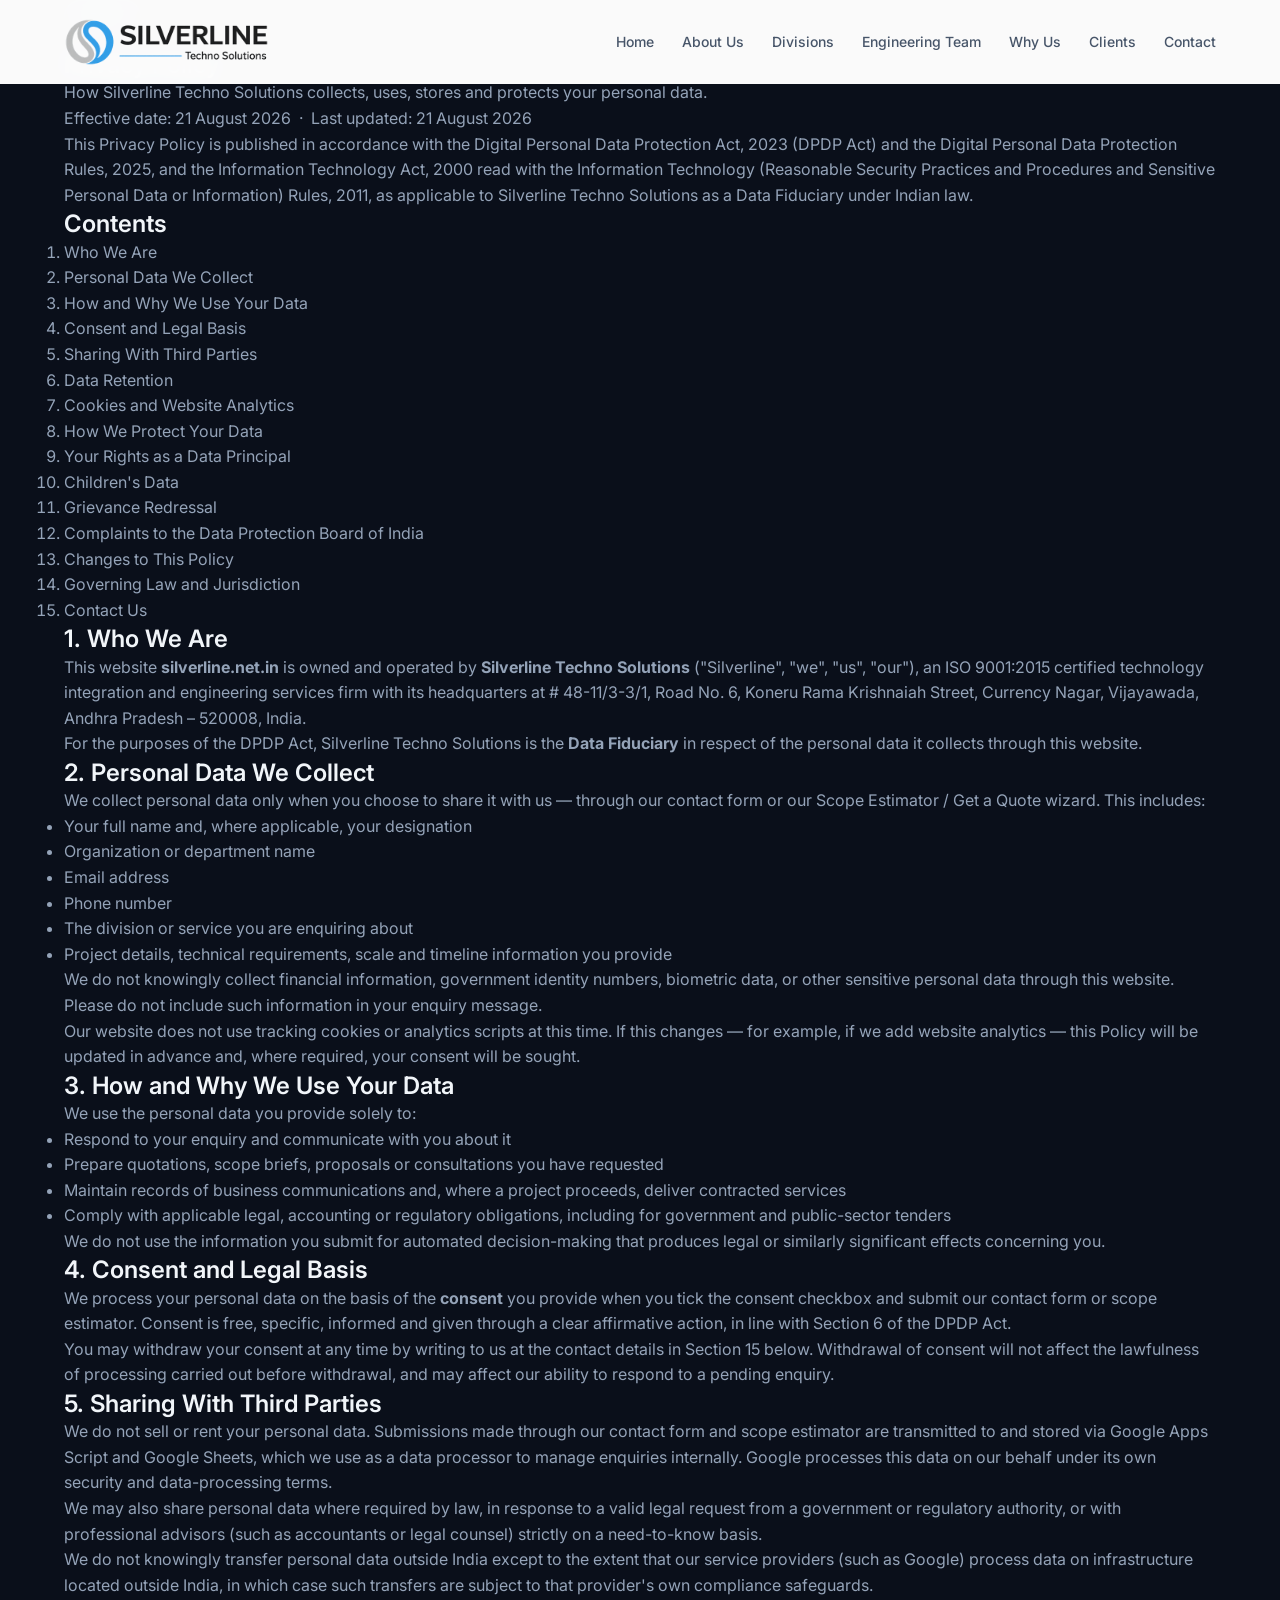
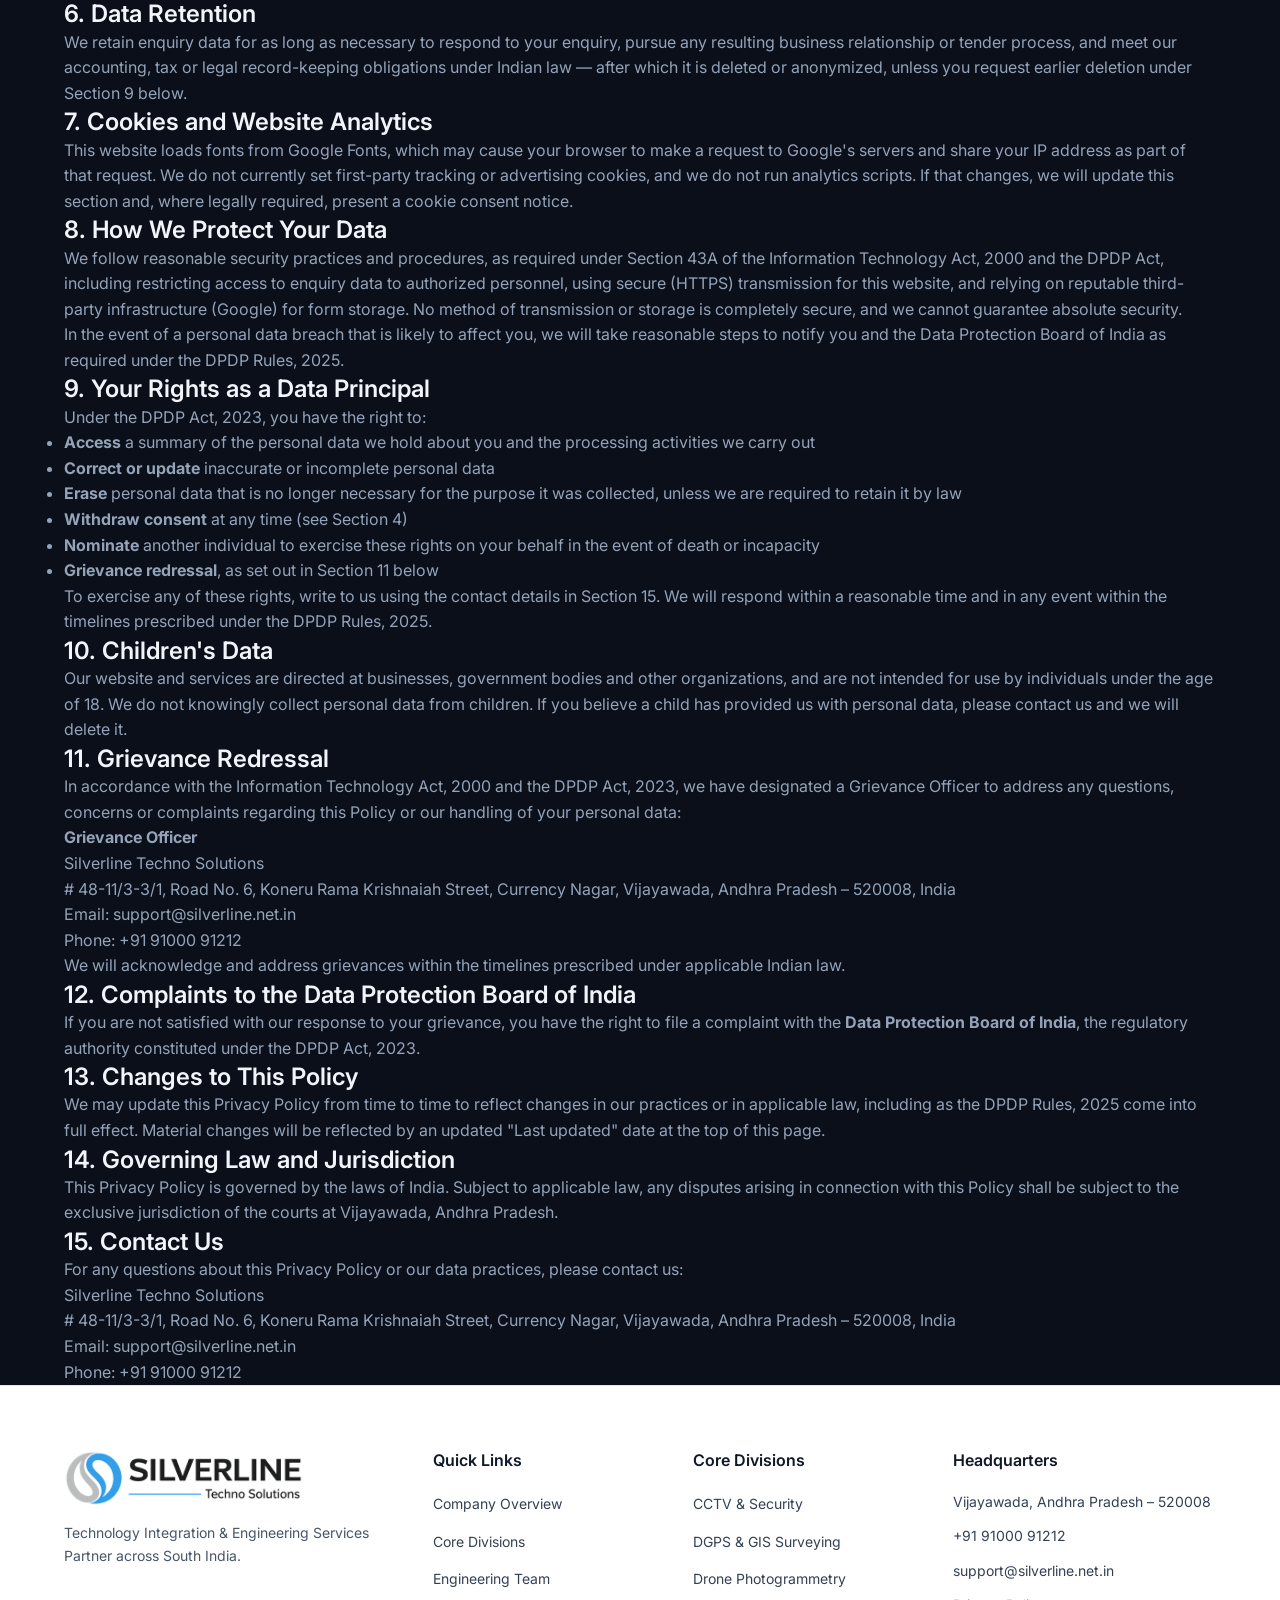
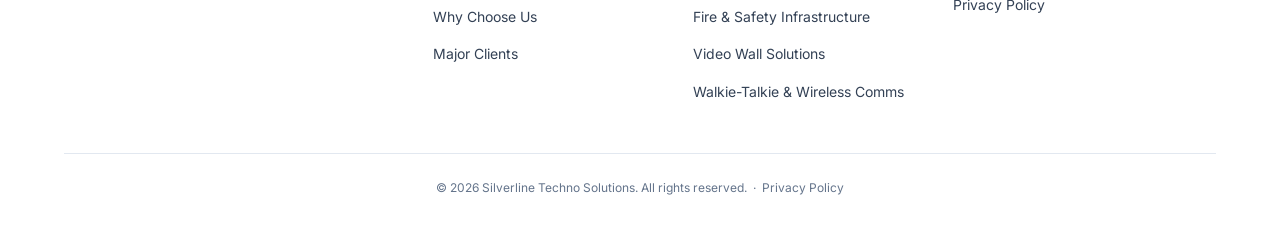
<file: privacy-policy.html>
<!DOCTYPE html>
<html lang="en">
<head>
<meta charset="UTF-8">
<meta name="viewport" content="width=device-width, initial-scale=1.0">
<meta http-equiv="X-UA-Compatible" content="IE=edge">
<title>Privacy Policy | Silverline Techno Solutions</title>
<meta name="description" content="Privacy Policy of Silverline Techno Solutions — how we collect, use, store and protect personal data, in accordance with India's Digital Personal Data Protection Act, 2023 and the Information Technology Act, 2000.">
<meta name="robots" content="index, follow">
<link rel="canonical" href="https://silverline.net.in/privacy-policy.html">
<link rel="icon" type="image/x-icon" href="favicon.ico">
<link rel="icon" type="image/png" sizes="32x32" href="favicon.png">
<link rel="icon" type="image/png" sizes="192x192" href="favicon-192.png">
<link rel="apple-touch-icon" href="apple-touch-icon.png">
<link rel="preconnect" href="https://fonts.googleapis.com">
<link rel="preconnect" href="https://fonts.gstatic.com" crossorigin>
<link href="https://fonts.googleapis.com/css2?family=Space+Grotesk:wght@500;600;700&family=Inter:wght@400;500;600;700&family=IBM+Plex+Mono:wght@400;500;600&display=swap" rel="stylesheet">
<link rel="stylesheet" href="styles.css">
<style>
.nav-logo .logo-full{height:48px;width:auto;max-width:none;transition:height .2s ease;}
.footer-logo .logo-full{height:56px;width:auto;max-width:none;}
@media (max-width:640px){.nav-logo .logo-full{height:38px;}.footer-logo .logo-full{height:46px;}}
</style>
</head>
<body>
<a href="#main-content" class="skip-link">Skip to main content</a>

<header class="navbar" id="navbar" role="banner">
<div class="nav-container">
<a href="index.html" class="nav-logo" aria-label="Silverline Techno Solutions - Home">
<img src="logo_nav.png" alt="Silverline Techno Solutions" class="logo-full" loading="eager">
</a>
<nav class="nav-links" id="navLinks" role="navigation" aria-label="Main navigation">
<ul>
<li><a href="index.html#home">Home</a></li>
<li><a href="index.html#about">About Us</a></li>
<li><a href="index.html#divisions">Divisions</a></li>
<li><a href="index.html#team">Engineering Team</a></li>
<li><a href="index.html#why-us">Why Us</a></li>
<li><a href="index.html#clients">Clients</a></li>
<li><a href="index.html#contact">Contact</a></li>
</ul>
</nav>
<button class="mobile-menu-btn" id="mobileMenuBtn" aria-label="Toggle navigation menu" aria-expanded="false" aria-controls="navLinks">
<span aria-hidden="true"></span>
<span aria-hidden="true"></span>
<span aria-hidden="true"></span>
</button>
</div>
</header>

<main id="main-content">

<section class="policy-hero">
<div class="container">
<span class="section-tag">Legal</span>
<h1>Privacy Policy</h1>
<p>How Silverline Techno Solutions collects, uses, stores and protects your personal data.</p>
</div>
</section>

<section class="policy-body">
<div class="container">
<div class="policy-content">

<p class="policy-meta">Effective date: 21 August 2026 &nbsp;·&nbsp; Last updated: 21 August 2026</p>

<div class="policy-note">
This Privacy Policy is published in accordance with the Digital Personal Data Protection Act, 2023 (DPDP Act) and the Digital Personal Data Protection Rules, 2025, and the Information Technology Act, 2000 read with the Information Technology (Reasonable Security Practices and Procedures and Sensitive Personal Data or Information) Rules, 2011, as applicable to Silverline Techno Solutions as a Data Fiduciary under Indian law.
</div>

<div class="policy-toc">
<h2>Contents</h2>
<ol>
<li><a href="#who-we-are">Who We Are</a></li>
<li><a href="#data-we-collect">Personal Data We Collect</a></li>
<li><a href="#how-we-use">How and Why We Use Your Data</a></li>
<li><a href="#legal-basis">Consent and Legal Basis</a></li>
<li><a href="#sharing">Sharing With Third Parties</a></li>
<li><a href="#retention">Data Retention</a></li>
<li><a href="#cookies">Cookies and Website Analytics</a></li>
<li><a href="#security">How We Protect Your Data</a></li>
<li><a href="#rights">Your Rights as a Data Principal</a></li>
<li><a href="#children">Children's Data</a></li>
<li><a href="#grievance">Grievance Redressal</a></li>
<li><a href="#board">Complaints to the Data Protection Board of India</a></li>
<li><a href="#changes">Changes to This Policy</a></li>
<li><a href="#law">Governing Law and Jurisdiction</a></li>
<li><a href="#contact-us">Contact Us</a></li>
</ol>
</div>

<h2 id="who-we-are">1. Who We Are</h2>
<p>This website <strong>silverline.net.in</strong> is owned and operated by <strong>Silverline Techno Solutions</strong> ("Silverline", "we", "us", "our"), an ISO 9001:2015 certified technology integration and engineering services firm with its headquarters at # 48-11/3-3/1, Road No. 6, Koneru Rama Krishnaiah Street, Currency Nagar, Vijayawada, Andhra Pradesh – 520008, India.</p>
<p>For the purposes of the DPDP Act, Silverline Techno Solutions is the <strong>Data Fiduciary</strong> in respect of the personal data it collects through this website.</p>

<h2 id="data-we-collect">2. Personal Data We Collect</h2>
<p>We collect personal data only when you choose to share it with us — through our contact form or our Scope Estimator / Get a Quote wizard. This includes:</p>
<ul>
<li>Your full name and, where applicable, your designation</li>
<li>Organization or department name</li>
<li>Email address</li>
<li>Phone number</li>
<li>The division or service you are enquiring about</li>
<li>Project details, technical requirements, scale and timeline information you provide</li>
</ul>
<p>We do not knowingly collect financial information, government identity numbers, biometric data, or other sensitive personal data through this website. Please do not include such information in your enquiry message.</p>
<p>Our website does not use tracking cookies or analytics scripts at this time. If this changes — for example, if we add website analytics — this Policy will be updated in advance and, where required, your consent will be sought.</p>

<h2 id="how-we-use">3. How and Why We Use Your Data</h2>
<p>We use the personal data you provide solely to:</p>
<ul>
<li>Respond to your enquiry and communicate with you about it</li>
<li>Prepare quotations, scope briefs, proposals or consultations you have requested</li>
<li>Maintain records of business communications and, where a project proceeds, deliver contracted services</li>
<li>Comply with applicable legal, accounting or regulatory obligations, including for government and public-sector tenders</li>
</ul>
<p>We do not use the information you submit for automated decision-making that produces legal or similarly significant effects concerning you.</p>

<h2 id="legal-basis">4. Consent and Legal Basis</h2>
<p>We process your personal data on the basis of the <strong>consent</strong> you provide when you tick the consent checkbox and submit our contact form or scope estimator. Consent is free, specific, informed and given through a clear affirmative action, in line with Section 6 of the DPDP Act.</p>
<p>You may withdraw your consent at any time by writing to us at the contact details in Section 15 below. Withdrawal of consent will not affect the lawfulness of processing carried out before withdrawal, and may affect our ability to respond to a pending enquiry.</p>

<h2 id="sharing">5. Sharing With Third Parties</h2>
<p>We do not sell or rent your personal data. Submissions made through our contact form and scope estimator are transmitted to and stored via Google Apps Script and Google Sheets, which we use as a data processor to manage enquiries internally. Google processes this data on our behalf under its own security and data-processing terms.</p>
<p>We may also share personal data where required by law, in response to a valid legal request from a government or regulatory authority, or with professional advisors (such as accountants or legal counsel) strictly on a need-to-know basis.</p>
<p>We do not knowingly transfer personal data outside India except to the extent that our service providers (such as Google) process data on infrastructure located outside India, in which case such transfers are subject to that provider's own compliance safeguards.</p>

<h2 id="retention">6. Data Retention</h2>
<p>We retain enquiry data for as long as necessary to respond to your enquiry, pursue any resulting business relationship or tender process, and meet our accounting, tax or legal record-keeping obligations under Indian law — after which it is deleted or anonymized, unless you request earlier deletion under Section 9 below.</p>

<h2 id="cookies">7. Cookies and Website Analytics</h2>
<p>This website loads fonts from Google Fonts, which may cause your browser to make a request to Google's servers and share your IP address as part of that request. We do not currently set first-party tracking or advertising cookies, and we do not run analytics scripts. If that changes, we will update this section and, where legally required, present a cookie consent notice.</p>

<h2 id="security">8. How We Protect Your Data</h2>
<p>We follow reasonable security practices and procedures, as required under Section 43A of the Information Technology Act, 2000 and the DPDP Act, including restricting access to enquiry data to authorized personnel, using secure (HTTPS) transmission for this website, and relying on reputable third-party infrastructure (Google) for form storage. No method of transmission or storage is completely secure, and we cannot guarantee absolute security.</p>
<p>In the event of a personal data breach that is likely to affect you, we will take reasonable steps to notify you and the Data Protection Board of India as required under the DPDP Rules, 2025.</p>

<h2 id="rights">9. Your Rights as a Data Principal</h2>
<p>Under the DPDP Act, 2023, you have the right to:</p>
<ul>
<li><strong>Access</strong> a summary of the personal data we hold about you and the processing activities we carry out</li>
<li><strong>Correct or update</strong> inaccurate or incomplete personal data</li>
<li><strong>Erase</strong> personal data that is no longer necessary for the purpose it was collected, unless we are required to retain it by law</li>
<li><strong>Withdraw consent</strong> at any time (see Section 4)</li>
<li><strong>Nominate</strong> another individual to exercise these rights on your behalf in the event of death or incapacity</li>
<li><strong>Grievance redressal</strong>, as set out in Section 11 below</li>
</ul>
<p>To exercise any of these rights, write to us using the contact details in Section 15. We will respond within a reasonable time and in any event within the timelines prescribed under the DPDP Rules, 2025.</p>

<h2 id="children">10. Children's Data</h2>
<p>Our website and services are directed at businesses, government bodies and other organizations, and are not intended for use by individuals under the age of 18. We do not knowingly collect personal data from children. If you believe a child has provided us with personal data, please contact us and we will delete it.</p>

<h2 id="grievance">11. Grievance Redressal</h2>
<p>In accordance with the Information Technology Act, 2000 and the DPDP Act, 2023, we have designated a Grievance Officer to address any questions, concerns or complaints regarding this Policy or our handling of your personal data:</p>
<p>
<strong>Grievance Officer</strong><br>
Silverline Techno Solutions<br>
# 48-11/3-3/1, Road No. 6, Koneru Rama Krishnaiah Street, Currency Nagar, Vijayawada, Andhra Pradesh – 520008, India<br>
Email: <a href="mailto:support@silverline.net.in">support@silverline.net.in</a><br>
Phone: <a href="tel:+919100091212">+91 91000 91212</a>
</p>
<p>We will acknowledge and address grievances within the timelines prescribed under applicable Indian law.</p>

<h2 id="board">12. Complaints to the Data Protection Board of India</h2>
<p>If you are not satisfied with our response to your grievance, you have the right to file a complaint with the <strong>Data Protection Board of India</strong>, the regulatory authority constituted under the DPDP Act, 2023.</p>

<h2 id="changes">13. Changes to This Policy</h2>
<p>We may update this Privacy Policy from time to time to reflect changes in our practices or in applicable law, including as the DPDP Rules, 2025 come into full effect. Material changes will be reflected by an updated "Last updated" date at the top of this page.</p>

<h2 id="law">14. Governing Law and Jurisdiction</h2>
<p>This Privacy Policy is governed by the laws of India. Subject to applicable law, any disputes arising in connection with this Policy shall be subject to the exclusive jurisdiction of the courts at Vijayawada, Andhra Pradesh.</p>

<h2 id="contact-us">15. Contact Us</h2>
<p>For any questions about this Privacy Policy or our data practices, please contact us:</p>
<p>
Silverline Techno Solutions<br>
# 48-11/3-3/1, Road No. 6, Koneru Rama Krishnaiah Street, Currency Nagar, Vijayawada, Andhra Pradesh – 520008, India<br>
Email: <a href="mailto:support@silverline.net.in">support@silverline.net.in</a><br>
Phone: <a href="tel:+919100091212">+91 91000 91212</a>
</p>

</div>
</div>
</section>

</main>

<footer class="footer" role="contentinfo">
<div class="container">
<div class="footer-grid">
<div class="footer-brand">
<a href="index.html" class="footer-logo" aria-label="Silverline Techno Solutions - Home">
<img src="logo_nav.png" alt="Silverline Techno Solutions" class="logo-full" loading="lazy">
</a>
<p class="footer-tagline">Technology Integration & Engineering Services Partner across South India.</p>
</div>
<div class="footer-links">
<h4>Quick Links</h4>
<ul>
<li><a href="index.html#about">Company Overview</a></li>
<li><a href="index.html#divisions">Core Divisions</a></li>
<li><a href="index.html#team">Engineering Team</a></li>
<li><a href="index.html#why-us">Why Choose Us</a></li>
<li><a href="index.html#clients">Major Clients</a></li>
</ul>
</div>
<div class="footer-links">
<h4>Core Divisions</h4>
<ul>
<li><a href="index.html#divisions">CCTV & Security</a></li>
<li><a href="index.html#divisions">DGPS & GIS Surveying</a></li>
<li><a href="index.html#divisions">Drone Photogrammetry</a></li>
<li><a href="index.html#divisions">Fire & Safety Infrastructure</a></li>
<li><a href="index.html#divisions">Video Wall Solutions</a></li>
<li><a href="index.html#divisions">Walkie-Talkie & Wireless Comms</a></li>
</ul>
</div>
<div class="footer-contact">
<h4>Headquarters</h4>
<ul>
<li><span>Vijayawada, Andhra Pradesh – 520008</span></li>
<li><a href="tel:+919100091212">+91 91000 91212</a></li>
<li><a href="mailto:support@silverline.net.in">support@silverline.net.in</a></li>
<li><a href="privacy-policy.html">Privacy Policy</a></li>
</ul>
</div>
</div>
<div class="footer-bottom">
<p>&copy; <span id="currentYear"></span> Silverline Techno Solutions. All rights reserved. &nbsp;·&nbsp; <a href="privacy-policy.html">Privacy Policy</a></p>
</div>
</div>
</footer>

<div class="toast" id="toast" role="alert" aria-live="assertive" aria-atomic="true"></div>
<script src="script.js"></script>
</body>
</html>
</file>
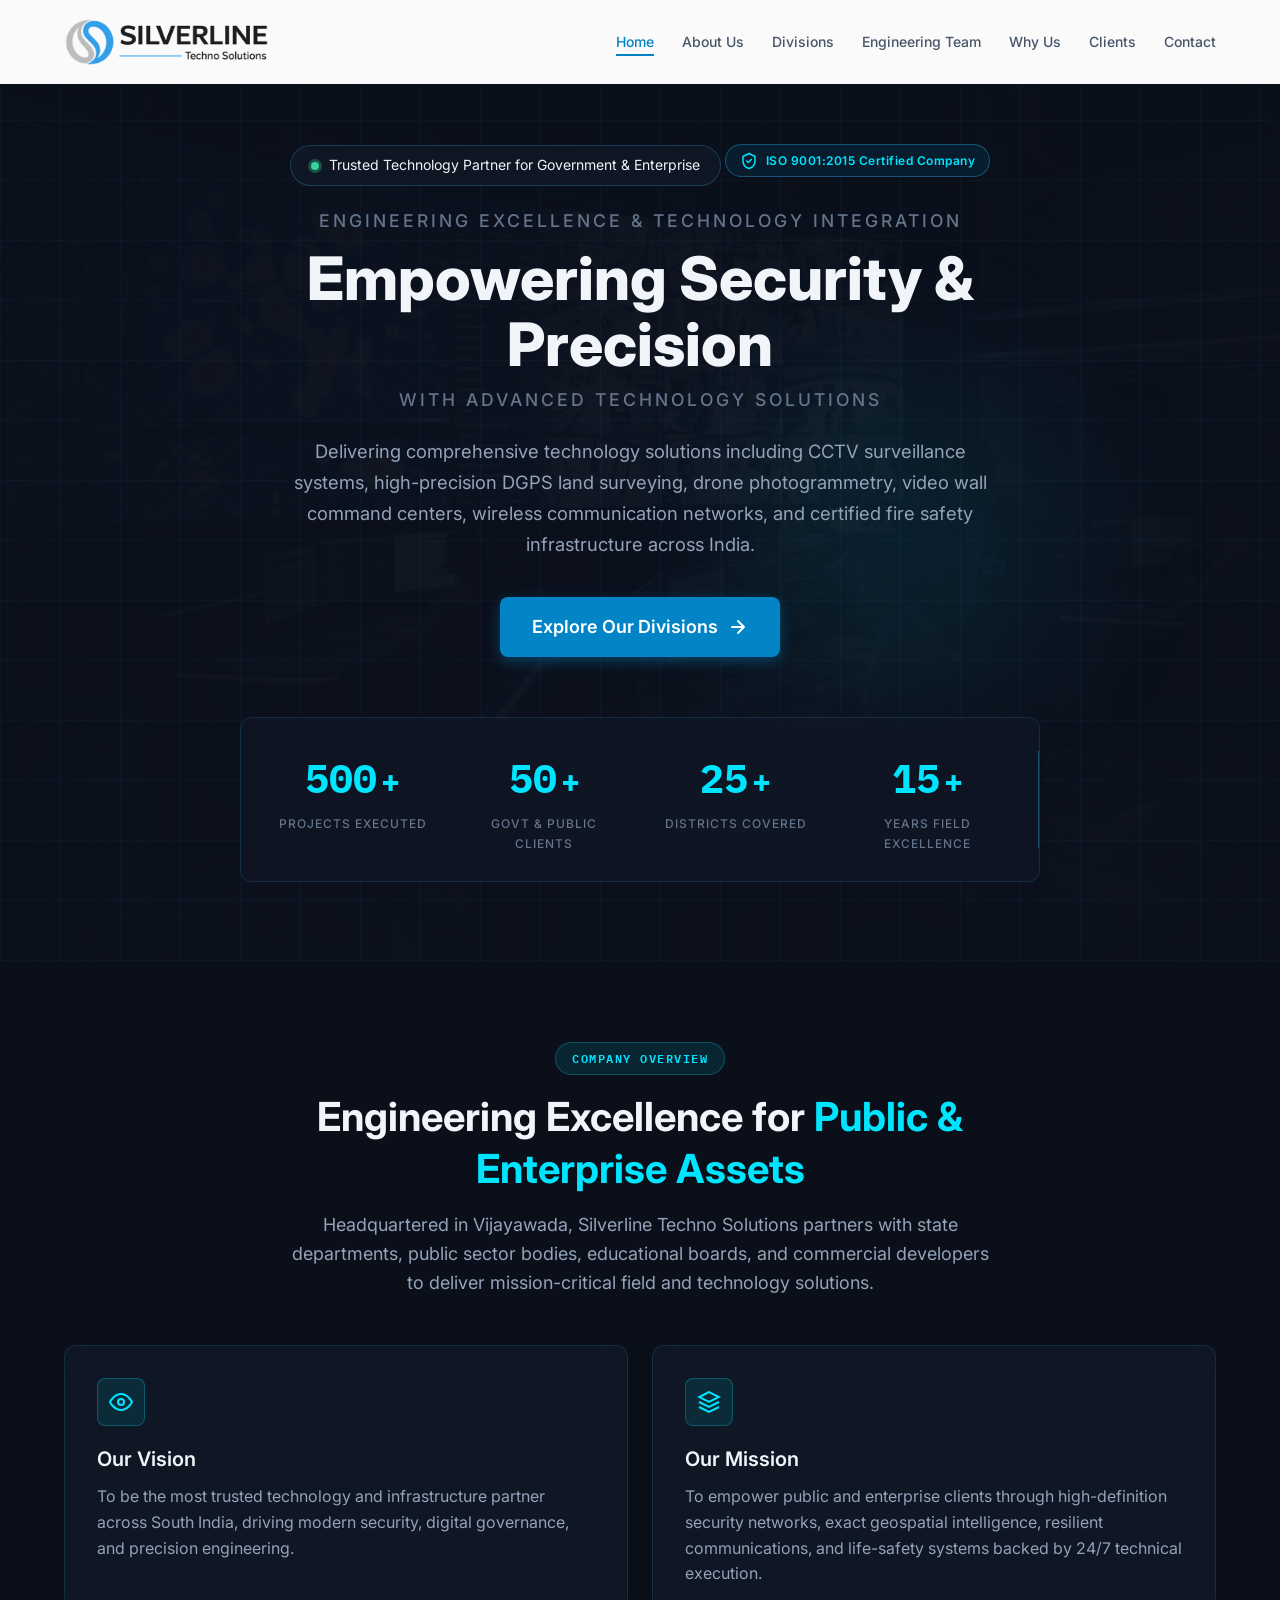
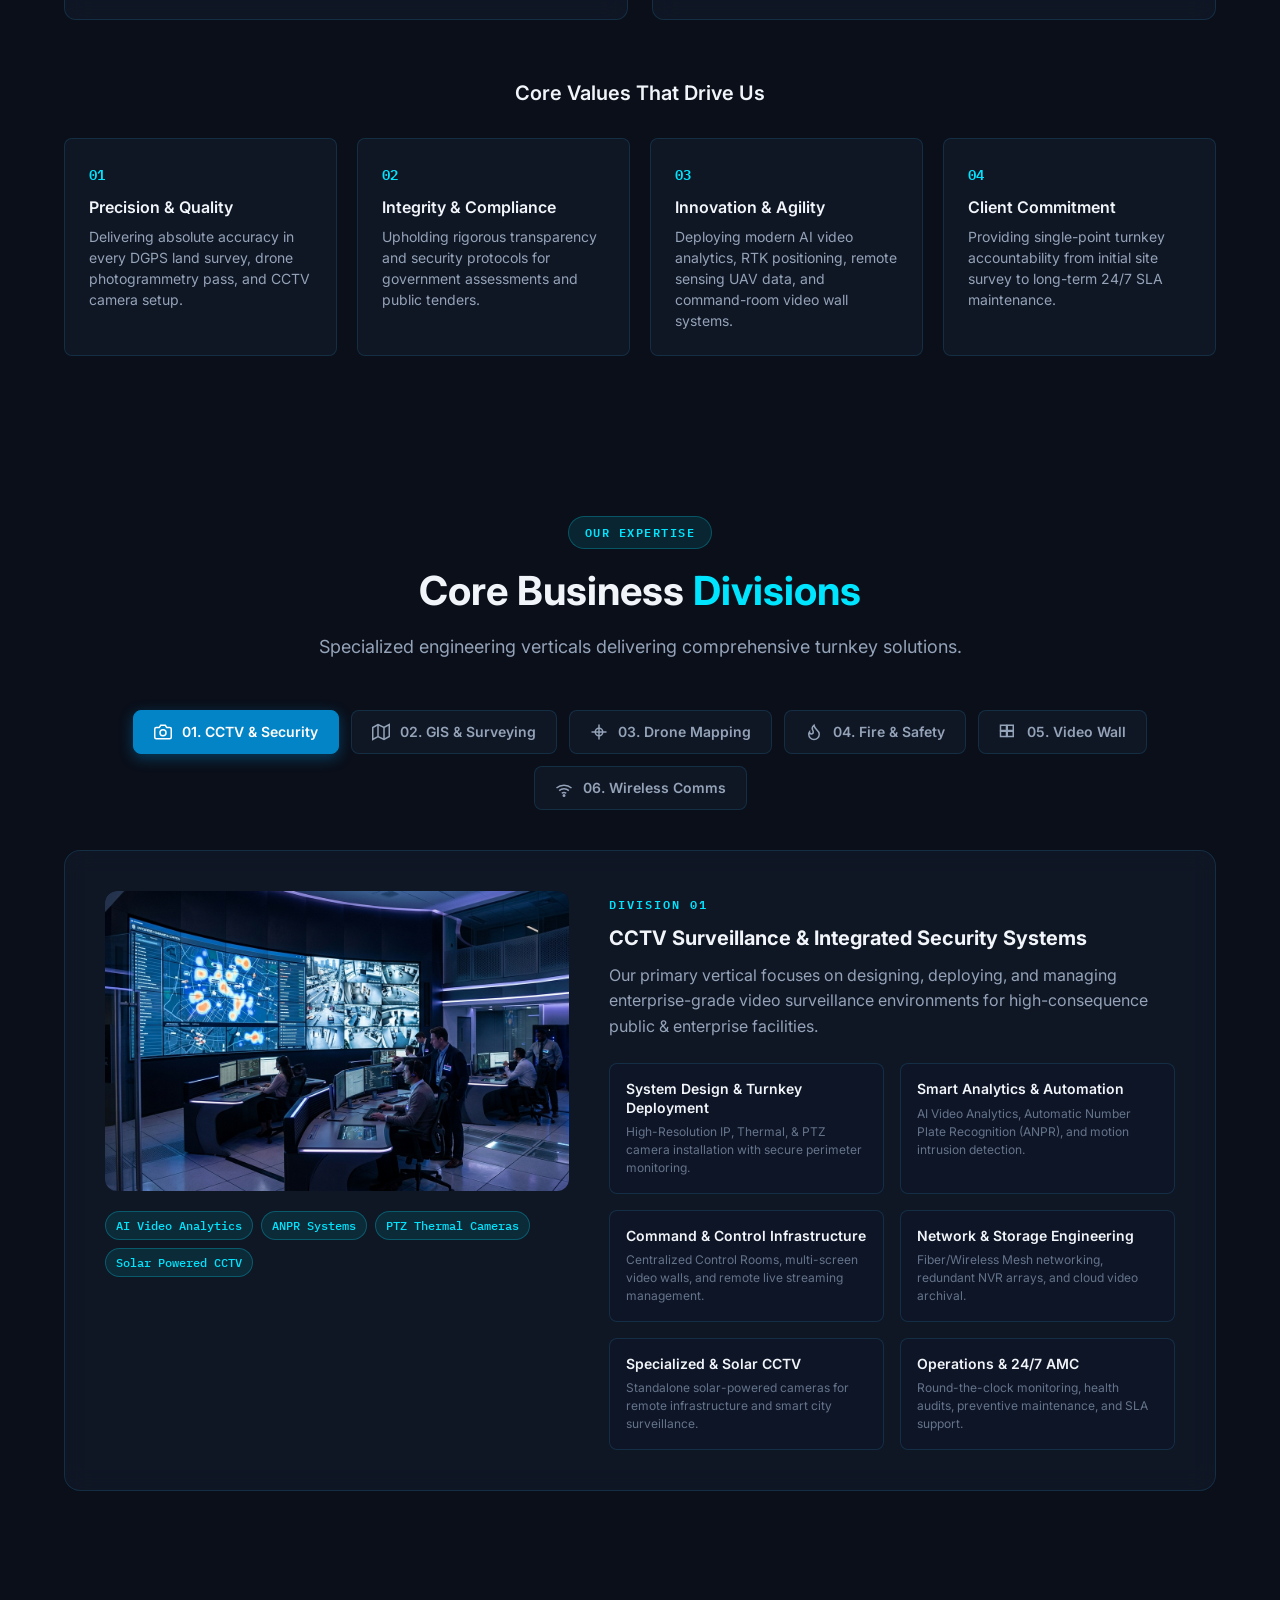
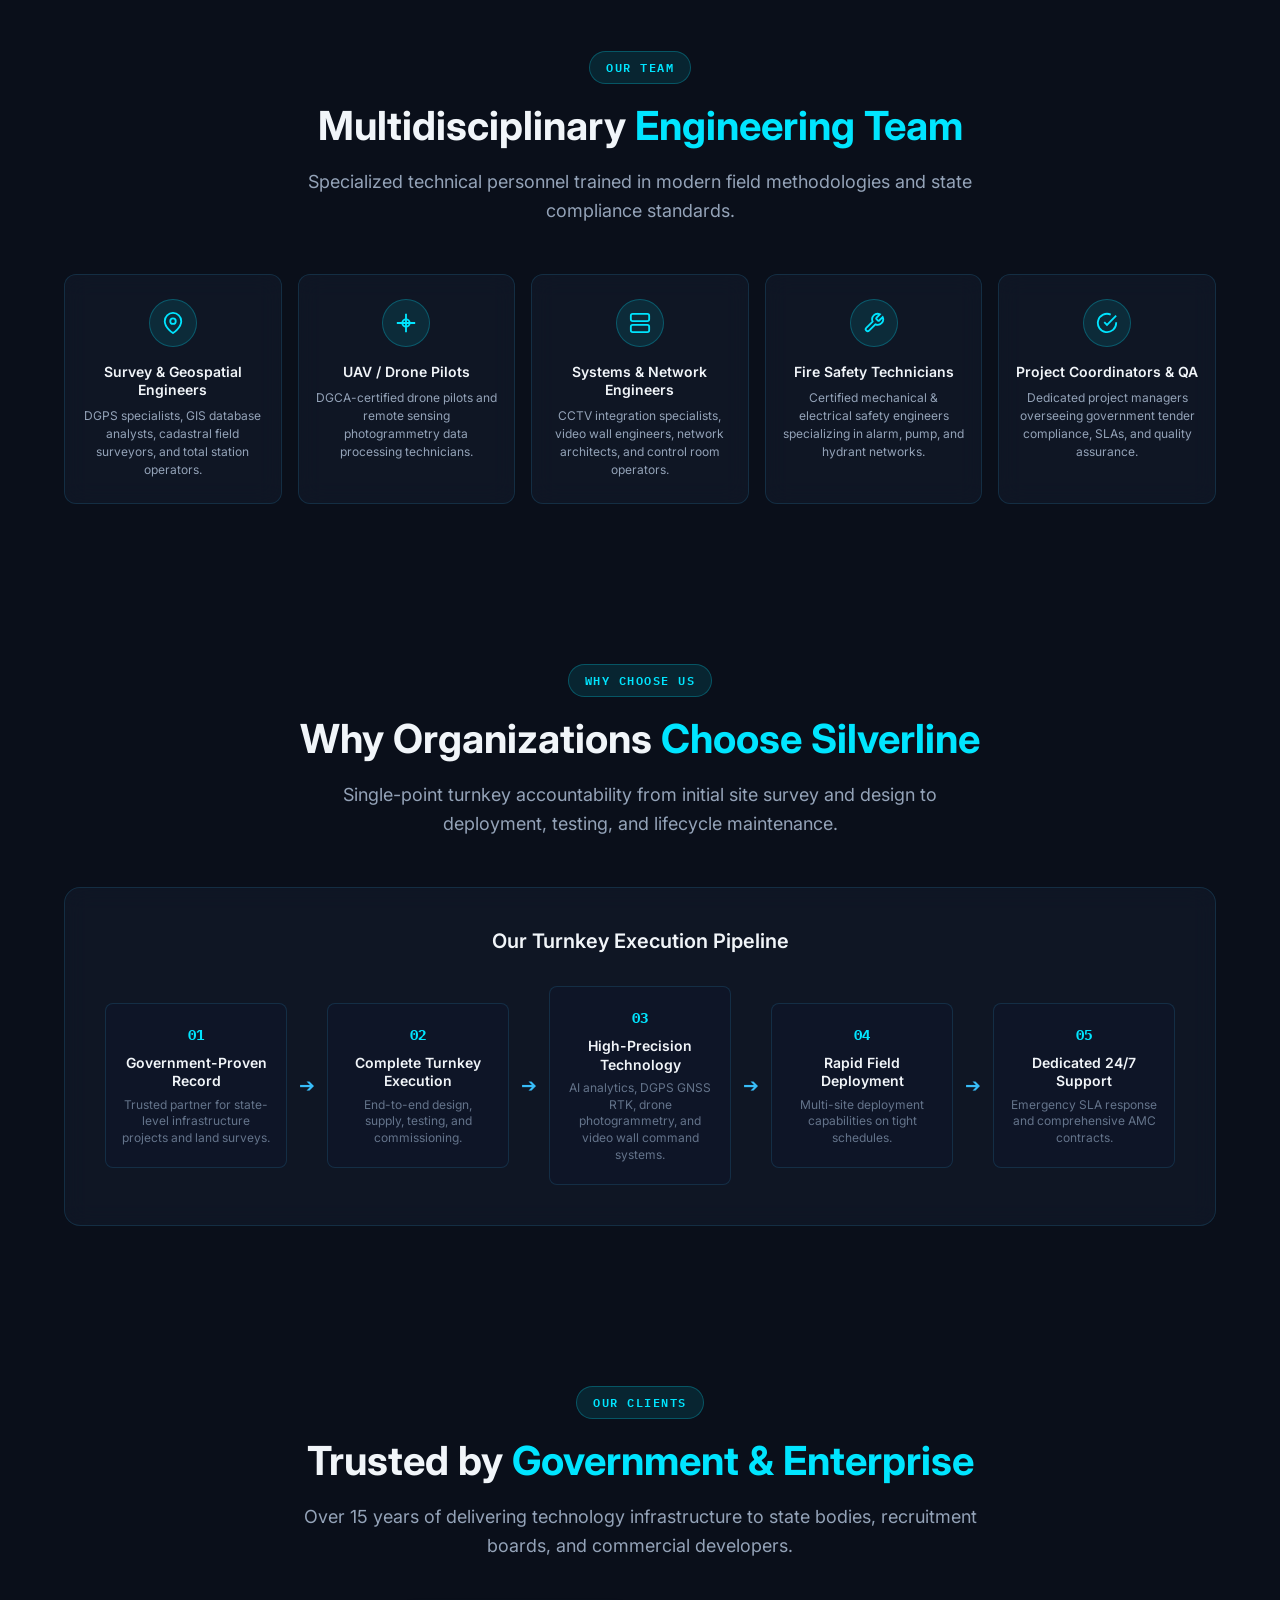
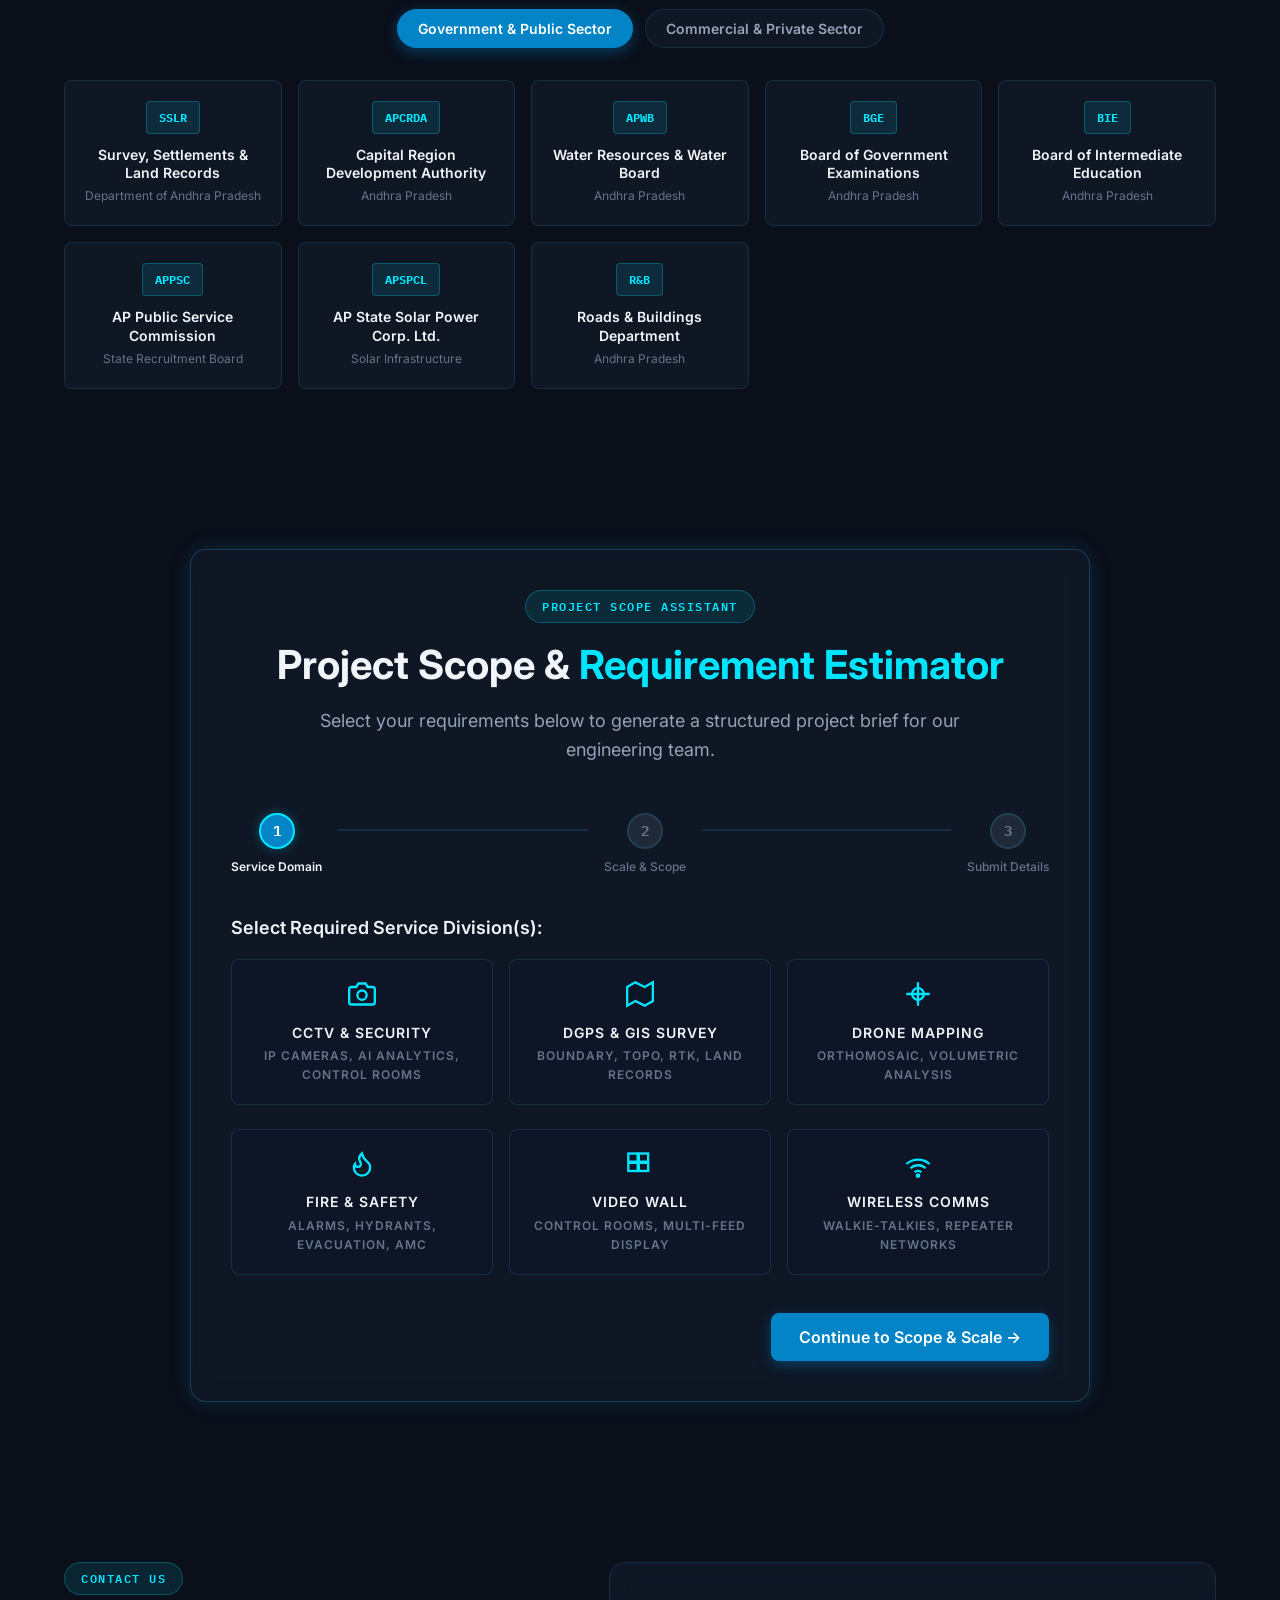
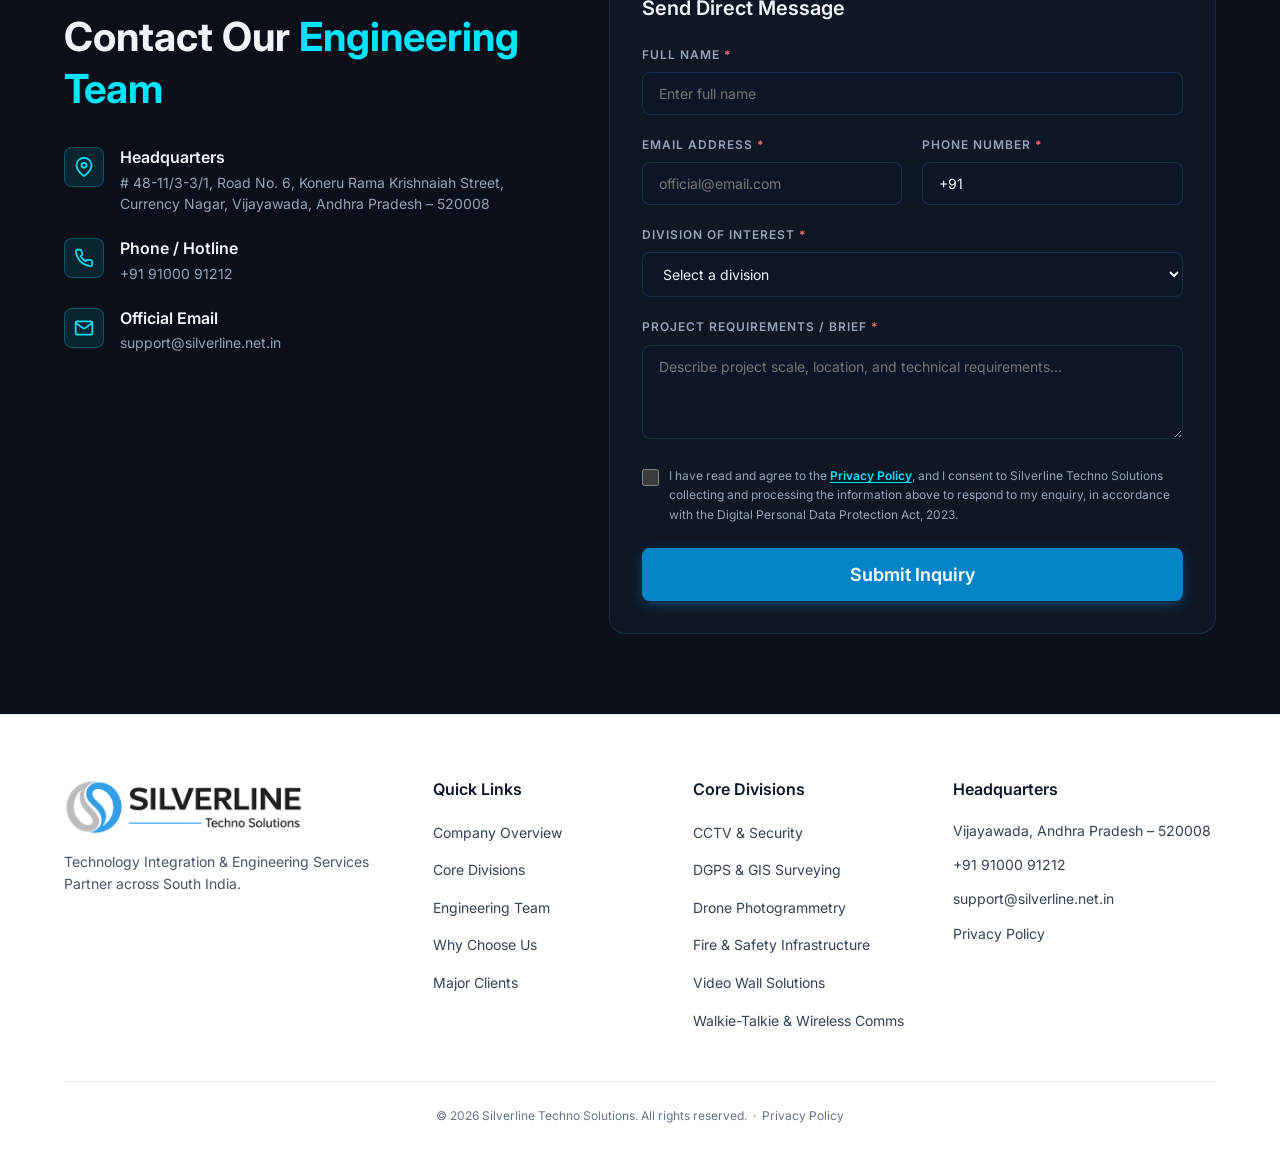
<file: website-index.html>
<!DOCTYPE html>
<html lang="en">
<head>
<meta charset="UTF-8">
<meta name="viewport" content="width=device-width, initial-scale=1.0">
<meta http-equiv="X-UA-Compatible" content="IE=edge">
<title>Silverline Techno Solutions | CCTV Surveillance, GIS Surveying, Drone Mapping & Fire Safety</title>
<meta name="description" content="Silverline Techno Solutions is a leading technology integration and engineering services firm specializing in CCTV Surveillance, DGPS/GIS Land Surveying, Drone Photogrammetry, and Fire & Safety Systems in Vijayawada, Andhra Pradesh.">
<meta name="keywords" content="CCTV surveillance, GIS mapping, land surveying, DGPS GNSS, drone photogrammetry, fire safety, video wall, walkie talkie, wireless communication, Vijayawada, Andhra Pradesh, APPSC, APCRDA">
<meta name="author" content="Silverline Techno Solutions">
<meta name="robots" content="index, follow">
<link rel="canonical" href="https://silverline.net.in/">
<!-- Open Graph / Social -->
<meta property="og:type" content="website">
<meta property="og:url" content="https://silverline.net.in/">
<meta property="og:title" content="Silverline Techno Solutions | Engineering & Technology Integration">
<meta property="og:description" content="Turnkey execution of CCTV surveillance, high-precision geospatial surveys, drone mapping, video walls, wireless communications and fire safety infrastructure across India.">
<meta property="og:image" content="https://silverline.net.in/hero_surveillance_tech.jpg">
<meta property="og:locale" content="en_IN">
<meta property="og:site_name" content="Silverline Techno Solutions">
<meta name="twitter:card" content="summary_large_image">
<meta name="twitter:title" content="Silverline Techno Solutions">
<meta name="twitter:description" content="CCTV Surveillance, GIS Mapping, DGPS Survey, Drone Solutions, Video Walls, Wireless Communications & Fire Safety">
<meta name="twitter:image" content="https://silverline.net.in/hero_surveillance_tech.jpg">
<link rel="icon" type="image/x-icon" href="favicon.ico">
<link rel="icon" type="image/png" sizes="32x32" href="favicon.png">
<link rel="icon" type="image/png" sizes="192x192" href="favicon-192.png">
<link rel="apple-touch-icon" href="apple-touch-icon.png">
<link rel="preconnect" href="https://fonts.googleapis.com">
<link rel="preconnect" href="https://fonts.gstatic.com" crossorigin>
<link href="https://fonts.googleapis.com/css2?family=Space+Grotesk:wght@500;600;700&family=Inter:wght@400;500;600;700&family=IBM+Plex+Mono:wght@400;500;600&display=swap" rel="stylesheet">
<!-- Schema.org JSON-LD -->
<script type="application/ld+json">
{
"@context": "https://schema.org",
"@type": "Organization",
"name": "Silverline Techno Solutions",
"url": "https://silverline.net.in",
"logo": "https://silverline.net.in/logo_nav.png",
"description": "Leading technology integration and engineering services firm specializing in CCTV Surveillance, GIS Mapping, DGPS Land Surveying, Drone Photogrammetry, Video Wall Solutions, Wireless Communications, and Fire & Safety Infrastructure.",
"address": {
"@type": "PostalAddress",
"streetAddress": "# 48-11/3-3/1, Road No. 6, Koneru Rama Krishnaiah Street, Currency Nagar",
"addressLocality": "Vijayawada",
"addressRegion": "Andhra Pradesh",
"postalCode": "520008",
"addressCountry": "IN"
},
"contactPoint": {
"@type": "ContactPoint",
"telephone": "+91-9100091212",
"contactType": "sales & customer support",
"email": "support@silverline.net.in"
}
}
</script>
<link rel="stylesheet" href="styles.css">
<style>
/* ---- Logo size override (tight transparent brand mark) ---- */
.nav-logo .logo-full{
height:48px;
width:auto;
max-width:none;
transition:height .2s ease;
}
.footer-logo .logo-full{
height:56px;
width:auto;
max-width:none;
}
@media (max-width:640px){
.nav-logo .logo-full{height:38px;}
.footer-logo .logo-full{height:46px;}
}
</style>
</head>
<body>
<a href="#main-content" class="skip-link">Skip to main content</a>

<!-- ====== HEADER / NAVIGATION ====== -->
<header class="navbar" id="navbar" role="banner">
<div class="nav-container">
<a href="#" class="nav-logo" aria-label="Silverline Techno Solutions - Home">
<img src="logo_nav.png" alt="Silverline Techno Solutions" class="logo-full" loading="eager">
</a>
<nav class="nav-links" id="navLinks" role="navigation" aria-label="Main navigation">
<ul>
<li><a href="#home" class="active" aria-current="page">Home</a></li>
<li><a href="#about">About Us</a></li>
<li><a href="#divisions">Divisions</a></li>
<li><a href="#team">Engineering Team</a></li>
<li><a href="#why-us">Why Us</a></li>
<li><a href="#clients">Clients</a></li>
<li><a href="#contact">Contact</a></li>
</ul>
</nav>
<button class="mobile-menu-btn" id="mobileMenuBtn" aria-label="Toggle navigation menu" aria-expanded="false" aria-controls="navLinks">
<span aria-hidden="true"></span>
<span aria-hidden="true"></span>
<span aria-hidden="true"></span>
</button>
</div>
</header>

<main id="main-content">

<!-- ====== HERO SECTION ====== -->
<section class="hero" id="home" aria-label="Hero section">
<div class="hero-bg" aria-hidden="true">
<img src="hero_surveillance_tech.jpg" alt="High-tech surveillance command center" class="hero-bg-img" loading="eager">
<div class="hero-overlay"></div>
<div class="hero-grid-pattern"></div>
<div class="hero-glow-effect"></div>
</div>
<div class="container hero-container">
<div class="hero-content">
<div class="hero-badge">
<span class="badge-pulse" aria-hidden="true"></span>
Trusted Technology Partner for Government & Enterprise
</div>
<div class="hero-iso-badge" aria-label="ISO 9001:2015 Certified Company">
<svg width="18" height="18" viewBox="0 0 24 24" fill="none" stroke="currentColor" stroke-width="2" stroke-linecap="round" stroke-linejoin="round" aria-hidden="true"><path d="M12 2l8 4v6c0 5-3.5 8.5-8 10-4.5-1.5-8-5-8-10V6l8-4z"/><path d="M9 12l2 2 4-4"/></svg>
ISO 9001:2015 Certified Company
</div>
<h1 class="hero-title">
<span class="title-sub">Engineering Excellence & Technology Integration</span>
<span class="title-main">Empowering Security & Precision</span>
<span class="title-sub">with Advanced Technology Solutions</span>
</h1>
<p class="hero-description">
Delivering comprehensive technology solutions including CCTV surveillance systems,
high-precision DGPS land surveying, drone photogrammetry, video wall command centers,
wireless communication networks, and certified fire safety infrastructure across India.
</p>
<div class="hero-actions">
<a href="#divisions" class="btn-primary btn-large">
Explore Our Divisions
<svg width="20" height="20" viewBox="0 0 20 20" fill="none" aria-hidden="true"><path d="M4 10H16M16 10L10 4M16 10L10 16" stroke="currentColor" stroke-width="2" stroke-linecap="round" stroke-linejoin="round"/></svg>
</a>
</div>
<div class="hero-stats" role="list" aria-label="Key operational metrics">
<div class="stat-card" role="listitem">
<div class="stat-number" data-target="500">0</div>
<span class="stat-suffix">+</span>
<div class="stat-label">Projects Executed</div>
</div>
<div class="stat-divider" aria-hidden="true"></div>
<div class="stat-card" role="listitem">
<div class="stat-number" data-target="50">0</div>
<span class="stat-suffix">+</span>
<div class="stat-label">Govt & Public Clients</div>
</div>
<div class="stat-divider" aria-hidden="true"></div>
<div class="stat-card" role="listitem">
<div class="stat-number" data-target="25">0</div>
<span class="stat-suffix">+</span>
<div class="stat-label">Districts Covered</div>
</div>
<div class="stat-divider" aria-hidden="true"></div>
<div class="stat-card" role="listitem">
<div class="stat-number" data-target="15">0</div>
<span class="stat-suffix">+</span>
<div class="stat-label">Years Field Excellence</div>
</div>
</div>
</div>
</div>
</section>

<!-- ====== ABOUT, VISION & CORE VALUES ====== -->
<section class="about section" id="about" aria-labelledby="about-heading">
<div class="container">
<div class="section-header center">
<span class="section-tag">Company Overview</span>
<h2 class="section-title" id="about-heading">Engineering Excellence for <span class="gradient-text">Public & Enterprise Assets</span></h2>
<p class="section-subtitle">Headquartered in Vijayawada, Silverline Techno Solutions partners with state departments, public sector bodies, educational boards, and commercial developers to deliver mission-critical field and technology solutions.</p>
</div>
<div class="vision-mission-grid">
<div class="vm-card glass-card">
<div class="vm-icon" aria-hidden="true">
<svg viewBox="0 0 24 24" fill="none" stroke="currentColor" stroke-width="2"><path d="M1 12s4-8 11-8 11 8 11 8-4 8-11 8-11-8-11-8z"/><circle cx="12" cy="12" r="3"/></svg>
</div>
<h3>Our Vision</h3>
<p>To be the most trusted technology and infrastructure partner across South India, driving modern security, digital governance, and precision engineering.</p>
</div>
<div class="vm-card glass-card">
<div class="vm-icon" aria-hidden="true">
<svg viewBox="0 0 24 24" fill="none" stroke="currentColor" stroke-width="2"><path d="M12 2L2 7l10 5 10-5-10-5zM2 17l10 5 10-5M2 12l10 5 10-5"/></svg>
</div>
<h3>Our Mission</h3>
<p>To empower public and enterprise clients through high-definition security networks, exact geospatial intelligence, resilient communications, and life-safety systems backed by 24/7 technical execution.</p>
</div>
</div>
<div class="values-wrapper">
<h3 class="sub-heading center">Core Values That Drive Us</h3>
<div class="values-grid">
<div class="value-card">
<div class="value-number">01</div>
<h4>Precision & Quality</h4>
<p>Delivering absolute accuracy in every DGPS land survey, drone photogrammetry pass, and CCTV camera setup.</p>
</div>
<div class="value-card">
<div class="value-number">02</div>
<h4>Integrity & Compliance</h4>
<p>Upholding rigorous transparency and security protocols for government assessments and public tenders.</p>
</div>
<div class="value-card">
<div class="value-number">03</div>
<h4>Innovation & Agility</h4>
<p>Deploying modern AI video analytics, RTK positioning, remote sensing UAV data, and command-room video wall systems.</p>
</div>
<div class="value-card">
<div class="value-number">04</div>
<h4>Client Commitment</h4>
<p>Providing single-point turnkey accountability from initial site survey to long-term 24/7 SLA maintenance.</p>
</div>
</div>
</div>
</div>
</section>

<!-- ====== CORE BUSINESS DIVISIONS ====== -->
<section class="divisions section" id="divisions" aria-labelledby="divisions-heading">
<div class="container">
<div class="section-header center">
<span class="section-tag">Our Expertise</span>
<h2 class="section-title" id="divisions-heading">Core Business <span class="gradient-text">Divisions</span></h2>
<p class="section-subtitle">Specialized engineering verticals delivering comprehensive turnkey solutions.</p>
</div>

<!-- Division Navigation Tabs -->
<div class="division-tabs-nav" role="tablist" aria-label="Business Divisions">
<button class="div-tab-btn active" role="tab" id="tab-cctv" aria-selected="true" aria-controls="panel-cctv">
<svg viewBox="0 0 24 24" fill="none" stroke="currentColor" stroke-width="2" aria-hidden="true"><path d="M23 19a2 2 0 0 1-2 2H3a2 2 0 0 1-2-2V8a2 2 0 0 1 2-2h4l2-3h6l2 3h4a2 2 0 0 1 2 2z"/><circle cx="12" cy="13" r="4"/></svg>
<span>01. CCTV & Security</span>
</button>
<button class="div-tab-btn" role="tab" id="tab-gis" aria-selected="false" aria-controls="panel-gis">
<svg viewBox="0 0 24 24" fill="none" stroke="currentColor" stroke-width="2" aria-hidden="true"><polygon points="1 6 1 22 8 18 16 22 23 18 23 2 16 6 8 2 1 6"/><line x1="8" y1="2" x2="8" y2="18"/><line x1="16" y1="6" x2="16" y2="22"/></svg>
<span>02. GIS & Surveying</span>
</button>
<button class="div-tab-btn" role="tab" id="tab-drone" aria-selected="false" aria-controls="panel-drone">
<svg viewBox="0 0 24 24" fill="none" stroke="currentColor" stroke-width="2" aria-hidden="true"><path d="M12 2v20M2 12h20"/><circle cx="12" cy="12" r="5"/></svg>
<span>03. Drone Mapping</span>
</button>
<button class="div-tab-btn" role="tab" id="tab-fire" aria-selected="false" aria-controls="panel-fire">
<svg viewBox="0 0 24 24" fill="none" stroke="currentColor" stroke-width="2" aria-hidden="true"><path d="M8.5 14.5A2.5 2.5 0 0 0 11 12c0-1.38-.5-2-1-3-1.072-2.143-.224-4.054 2-6 .5 2.5 2 4.9 4 6.5 2 1.6 3 3.5 3 5.5a7 7 0 1 1-14 0c0-1.153.433-2.294 1-3a2.5 2.5 0 0 0 2.5 2.5z"/></svg>
<span>04. Fire & Safety</span>
</button>
<button class="div-tab-btn" role="tab" id="tab-videowall" aria-selected="false" aria-controls="panel-videowall">
<svg viewBox="0 0 24 24" fill="none" stroke="currentColor" stroke-width="2" aria-hidden="true"><rect x="2" y="3" width="8" height="7"/><rect x="11" y="3" width="8" height="7"/><rect x="2" y="11" width="8" height="7"/><rect x="11" y="11" width="8" height="7"/></svg>
<span>05. Video Wall</span>
</button>
<button class="div-tab-btn" role="tab" id="tab-wireless" aria-selected="false" aria-controls="panel-wireless">
<svg viewBox="0 0 24 24" fill="none" stroke="currentColor" stroke-width="2" aria-hidden="true"><path d="M2 12a15 15 0 0 1 20 0"/><path d="M5.5 15.5a10 10 0 0 1 13 0"/><path d="M9 19a5 5 0 0 1 6 0"/><circle cx="12" cy="22" r="1"/></svg>
<span>06. Wireless Comms</span>
</button>
</div>

<!-- Division Panels Container -->
<div class="division-panels">

<!-- Panel 1: CCTV Surveillance -->
<div class="div-panel active" id="panel-cctv" role="tabpanel" aria-labelledby="tab-cctv">
<div class="panel-grid">
<div class="panel-image-col">
<img src="hero_surveillance_tech.jpg" alt="Enterprise CCTV Control Room" loading="lazy" width="600" height="400">
<div class="tech-badge-container">
<span class="tech-tag">AI Video Analytics</span>
<span class="tech-tag">ANPR Systems</span>
<span class="tech-tag">PTZ Thermal Cameras</span>
<span class="tech-tag">Solar Powered CCTV</span>
</div>
</div>
<div class="panel-content-col">
<div class="panel-header">
<span class="div-num">Division 01</span>
<h3>CCTV Surveillance & Integrated Security Systems</h3>
<p class="div-desc">Our primary vertical focuses on designing, deploying, and managing enterprise-grade video surveillance environments for high-consequence public & enterprise facilities.</p>
</div>
<div class="services-list-grid">
<div class="service-box">
<h4>System Design & Turnkey Deployment</h4>
<p>High-Resolution IP, Thermal, & PTZ camera installation with secure perimeter monitoring.</p>
</div>
<div class="service-box">
<h4>Smart Analytics & Automation</h4>
<p>AI Video Analytics, Automatic Number Plate Recognition (ANPR), and motion intrusion detection.</p>
</div>
<div class="service-box">
<h4>Command & Control Infrastructure</h4>
<p>Centralized Control Rooms, multi-screen video walls, and remote live streaming management.</p>
</div>
<div class="service-box">
<h4>Network & Storage Engineering</h4>
<p>Fiber/Wireless Mesh networking, redundant NVR arrays, and cloud video archival.</p>
</div>
<div class="service-box">
<h4>Specialized & Solar CCTV</h4>
<p>Standalone solar-powered cameras for remote infrastructure and smart city surveillance.</p>
</div>
<div class="service-box">
<h4>Operations & 24/7 AMC</h4>
<p>Round-the-clock monitoring, health audits, preventive maintenance, and SLA support.</p>
</div>
</div>
</div>
</div>
</div>

<!-- Panel 2: Land Surveying & GIS -->
<div class="div-panel" id="panel-gis" role="tabpanel" aria-labelledby="tab-gis" hidden>
<div class="panel-grid">
<div class="panel-image-col">
<img src="survey_dgps_mapping.jpg" alt="DGPS Land Surveying in Field" loading="lazy" width="600" height="400">
<div class="tech-badge-container">
<span class="tech-tag">DGPS / GNSS</span>
<span class="tech-tag">RTK Positioning</span>
<span class="tech-tag">Total Station</span>
<span class="tech-tag">GIS Georeferencing</span>
</div>
</div>
<div class="panel-content-col">
<div class="panel-header">
<span class="div-num">Division 02</span>
<h3>Land Surveying & Geospatial (GIS) Services</h3>
<p class="div-desc">High-accuracy land surveying and spatial database creation supporting infrastructure development, urban planning, revenue land resurveys, and utility mapping.</p>
</div>
<div class="services-list-grid">
<div class="service-box">
<h4>DGPS / GNSS & RTK Surveys</h4>
<p>Centimeter-level positioning accuracy for cadastral boundaries and route alignment.</p>
</div>
<div class="service-box">
<h4>Topographical & Engineering Surveys</h4>
<p>Detailed elevation grids, digital terrain models (DTM), and contour mapping for construction.</p>
</div>
<div class="service-box">
<h4>GIS Database Creation & Georeferencing</h4>
<p>Asset mapping, utility grid digitizing, and spatial data integration for municipal bodies.</p>
</div>
<div class="service-box">
<h4>Cadastral & Boundary Demarcation</h4>
<p>Official land record verification, resurveys, and parcel boundary marking.</p>
</div>
</div>
</div>
</div>
</div>

<!-- Panel 3: Drone Mapping -->
<div class="div-panel" id="panel-drone" role="tabpanel" aria-labelledby="tab-drone" hidden>
<div class="panel-grid">
<div class="panel-image-col">
<img src="drone_aerial_mapping.jpg" alt="Drone Aerial Photogrammetry" loading="lazy" width="600" height="400">
<div class="tech-badge-container">
<span class="tech-tag">UAV Photogrammetry</span>
<span class="tech-tag">Orthomosaic Generation</span>
<span class="tech-tag">Volumetric Cut/Fill</span>
<span class="tech-tag">3D Mesh Modeling</span>
</div>
</div>
<div class="panel-content-col">
<div class="panel-header">
<span class="div-num">Division 03</span>
<h3>Drone Technologies & Aerial Mapping</h3>
<p class="div-desc">Utilizing modern UAV platforms, we capture high-resolution aerial data for large-scale engineering, infrastructure inspections, and land record digitization.</p>
</div>
<div class="services-list-grid">
<div class="service-box">
<h4>Aerial Photogrammetry & Mapping</h4>
<p>Generating high-resolution orthomosaic imagery and precise 3D elevation models.</p>
</div>
<div class="service-box">
<h4>Volumetric & Spatial Analysis</h4>
<p>Accurate stockpile volume calculations and topographical cut/fill calculations for mining & civil works.</p>
</div>
<div class="service-box">
<h4>Infrastructure & Construction Monitoring</h4>
<p>Periodic aerial inspection of ongoing highways, building corridors, and industrial sites.</p>
</div>
<div class="service-box">
<h4>Land Records Digitization</h4>
<p>Supporting state land resurvey initiatives (e.g., YSR Jagananna Saswatha Bhu Hakku / Swamitva schemes).</p>
</div>
</div>
</div>
</div>
</div>

<!-- Panel 4: Fire & Safety -->
<div class="div-panel" id="panel-fire" role="tabpanel" aria-labelledby="tab-fire" hidden>
<div class="panel-grid">
<div class="panel-image-col">
<img src="fire_safety_control.jpg" alt="Fire Safety System Panel" loading="lazy" width="600" height="400">
<div class="tech-badge-container">
<span class="tech-tag">Addressable Fire Alarms</span>
<span class="tech-tag">Hydrants & Sprinklers</span>
<span class="tech-tag">Voice Evacuation</span>
<span class="tech-tag">Fire Safety Audits</span>
</div>
</div>
<div class="panel-content-col">
<div class="panel-header">
<span class="div-num">Division 04</span>
<h3>Fire & Safety Infrastructure</h3>
<p class="div-desc">Complete protection for human life and enterprise assets through modern, fully compliant fire detection, suppression, and emergency evacuation systems.</p>
</div>
<div class="services-list-grid">
<div class="service-box">
<h4>Early Detection & Alarm Systems</h4>
<p>Addressable fire detection networks, multi-sensor smoke detectors, and extraction controls.</p>
</div>
<div class="service-box">
<h4>Suppression Systems</h4>
<p>Automatic fire sprinklers, hydrant networks, gas suppression systems, and high-pressure fire pumps.</p>
</div>
<div class="service-box">
<h4>Public Address & Evacuation</h4>
<p>Emergency voice communication, directional egress lighting, and central safety consoles.</p>
</div>
<div class="service-box">
<h4>Safety Audits & Maintenance</h4>
<p>Third-party testing, commissioning, government compliance audits, and annual maintenance contracts (AMC).</p>
</div>
</div>
</div>
</div>
</div>

<!-- Panel 5: Video Wall Solutions -->
<div class="div-panel" id="panel-videowall" role="tabpanel" aria-labelledby="tab-videowall" hidden>
<div class="panel-grid">
<div class="panel-image-col">
<img src="exam_live_streaming.jpg" alt="Command Center Video Wall Monitoring" loading="lazy" width="600" height="400">
<div class="tech-badge-container">
<span class="tech-tag">LED / LCD Video Walls</span>
<span class="tech-tag">Video Wall Controllers</span>
<span class="tech-tag">Multi-Feed Processors</span>
<span class="tech-tag">Control Room Design</span>
</div>
</div>
<div class="panel-content-col">
<div class="panel-header">
<span class="div-num">Division 05</span>
<h3>Video Wall & Command Center Solutions</h3>
<p class="div-desc">Bringing together camera feeds, GIS layers, and operational dashboards into a single, actionable view for control rooms, security centers, and operations hubs.</p>
</div>
<div class="services-list-grid">
<div class="service-box">
<h4>Video Wall Design & Installation</h4>
<p>LED and LCD video wall panels sized and configured for control room and command center environments.</p>
</div>
<div class="service-box">
<h4>Video Wall Controllers & Processors</h4>
<p>Multi-input processors that combine CCTV, GIS, and data feeds into a unified, flexible display layout.</p>
</div>
<div class="service-box">
<h4>Control Room Integration</h4>
<p>End-to-end command center build-out integrating surveillance, communications, and monitoring systems.</p>
</div>
<div class="service-box">
<h4>Support & Maintenance</h4>
<p>Calibration, uptime monitoring, and AMC support to keep display walls running reliably 24/7.</p>
</div>
</div>
</div>
</div>
</div>

<!-- Panel 6: Walkie-Talkie & Wireless Communications -->
<div class="div-panel" id="panel-wireless" role="tabpanel" aria-labelledby="tab-wireless" hidden>
<div class="panel-grid">
<div class="panel-image-col">
<img src="wireless_comms.svg" alt="Walkie-Talkie and Repeater Tower Wireless Communication" loading="lazy" width="600" height="400">
<div class="tech-badge-container">
<span class="tech-tag">Walkie-Talkie Systems</span>
<span class="tech-tag">Repeater Networks</span>
<span class="tech-tag">Digital & Analog Radio</span>
<span class="tech-tag">Site-Wide Coverage</span>
</div>
</div>
<div class="panel-content-col">
<div class="panel-header">
<span class="div-num">Division 06</span>
<h3>Walkie-Talkie & Wireless Communications</h3>
<p class="div-desc">Robust two-way wireless communication systems that keep field teams, security personnel, and site operations connected in real time, even across remote or challenging terrain.</p>
</div>
<div class="services-list-grid">
<div class="service-box">
<h4>Walkie-Talkie Supply & Deployment</h4>
<p>Digital and analog handheld radios configured for site-specific operational channels.</p>
</div>
<div class="service-box">
<h4>Repeater & Coverage Networks</h4>
<p>Repeater tower and base station setup extending reliable coverage across large or remote sites.</p>
</div>
<div class="service-box">
<h4>Integration with Security Operations</h4>
<p>Coordinated communication protocols linking field staff with CCTV and control room teams.</p>
</div>
<div class="service-box">
<h4>Maintenance & Fleet Management</h4>
<p>Device servicing, battery/charging fleet management, and ongoing AMC support.</p>
</div>
</div>
</div>
</div>
</div>

</div>
</div>
</section>

<!-- ====== MULTIDISCIPLINARY ENGINEERING TEAM ====== -->
<section class="team section" id="team" aria-labelledby="team-heading">
<div class="container">
<div class="section-header center">
<span class="section-tag">Our Team</span>
<h2 class="section-title" id="team-heading">Multidisciplinary <span class="gradient-text">Engineering Team</span></h2>
<p class="section-subtitle">Specialized technical personnel trained in modern field methodologies and state compliance standards.</p>
</div>
<div class="team-grid">
<div class="team-card glass-card">
<div class="team-icon" aria-hidden="true"><svg viewBox="0 0 24 24" fill="none" stroke="currentColor" stroke-width="2"><path d="M21 10c0 7-9 13-9 13s-9-6-9-13a9 9 0 0 1 18 0z"/><circle cx="12" cy="10" r="3"/></svg></div>
<h4>Survey & Geospatial Engineers</h4>
<p>DGPS specialists, GIS database analysts, cadastral field surveyors, and total station operators.</p>
</div>
<div class="team-card glass-card">
<div class="team-icon" aria-hidden="true"><svg viewBox="0 0 24 24" fill="none" stroke="currentColor" stroke-width="2"><path d="M12 2v20M2 12h20"/><circle cx="12" cy="12" r="4"/></svg></div>
<h4>UAV / Drone Pilots</h4>
<p>DGCA-certified drone pilots and remote sensing photogrammetry data processing technicians.</p>
</div>
<div class="team-card glass-card">
<div class="team-icon" aria-hidden="true"><svg viewBox="0 0 24 24" fill="none" stroke="currentColor" stroke-width="2"><rect x="2" y="2" width="20" height="8" rx="2" ry="2"/><rect x="2" y="14" width="20" height="8" rx="2" ry="2"/><line x1="6" y1="6" x2="6.01" y2="6"/><line x1="6" y1="18" x2="6.01" y2="18"/></svg></div>
<h4>Systems & Network Engineers</h4>
<p>CCTV integration specialists, video wall engineers, network architects, and control room operators.</p>
</div>
<div class="team-card glass-card">
<div class="team-icon" aria-hidden="true"><svg viewBox="0 0 24 24" fill="none" stroke="currentColor" stroke-width="2"><path d="M14.7 6.3a1 1 0 0 0 0 1.4l1.6 1.6a1 1 0 0 0 1.4 0l3.77-3.77a6 6 0 0 1-7.94 7.94l-6.91 6.91a2.12 2.12 0 0 1-3-3l6.91-6.91a6 6 0 0 1 7.94-7.94l-3.76 3.76z"/></svg></div>
<h4>Fire Safety Technicians</h4>
<p>Certified mechanical & electrical safety engineers specializing in alarm, pump, and hydrant networks.</p>
</div>
<div class="team-card glass-card">
<div class="team-icon" aria-hidden="true"><svg viewBox="0 0 24 24" fill="none" stroke="currentColor" stroke-width="2"><path d="M22 11.08V12a10 10 0 1 1-5.93-9.14"/><polyline points="22 4 12 14.01 9 11.01"/></svg></div>
<h4>Project Coordinators & QA</h4>
<p>Dedicated project managers overseeing government tender compliance, SLAs, and quality assurance.</p>
</div>
</div>
</div>
</section>

<!-- ====== WHY ORGANIZATIONS CHOOSE US & WORKFLOW ====== -->
<section class="why-us section" id="why-us" aria-labelledby="why-us-heading">
<div class="container">
<div class="section-header center">
<span class="section-tag">Why Choose Us</span>
<h2 class="section-title" id="why-us-heading">Why Organizations <span class="gradient-text">Choose Silverline</span></h2>
<p class="section-subtitle">Single-point turnkey accountability from initial site survey and design to deployment, testing, and lifecycle maintenance.</p>
</div>
<!-- Turnkey Workflow Diagram -->
<div class="workflow-container">
<h3 class="workflow-title center">Our Turnkey Execution Pipeline</h3>
<div class="workflow-grid">
<div class="wf-step">
<div class="wf-number">01</div>
<h4>Government-Proven Record</h4>
<p>Trusted partner for state-level infrastructure projects and land surveys.</p>
</div>
<div class="wf-arrow" aria-hidden="true">➔</div>
<div class="wf-step">
<div class="wf-number">02</div>
<h4>Complete Turnkey Execution</h4>
<p>End-to-end design, supply, testing, and commissioning.</p>
</div>
<div class="wf-arrow" aria-hidden="true">➔</div>
<div class="wf-step">
<div class="wf-number">03</div>
<h4>High-Precision Technology</h4>
<p>AI analytics, DGPS GNSS RTK, drone photogrammetry, and video wall command systems.</p>
</div>
<div class="wf-arrow" aria-hidden="true">➔</div>
<div class="wf-step">
<div class="wf-number">04</div>
<h4>Rapid Field Deployment</h4>
<p>Multi-site deployment capabilities on tight schedules.</p>
</div>
<div class="wf-arrow" aria-hidden="true">➔</div>
<div class="wf-step">
<div class="wf-number">05</div>
<h4>Dedicated 24/7 Support</h4>
<p>Emergency SLA response and comprehensive AMC contracts.</p>
</div>
</div>
</div>
</div>
</section>

<!-- ====== CLIENTS & SECTOR EXPERIENCE ====== -->
<section class="clients section" id="clients" aria-labelledby="clients-heading">
<div class="container">
<div class="section-header center">
<span class="section-tag">Our Clients</span>
<h2 class="section-title" id="clients-heading">Trusted by <span class="gradient-text">Government & Enterprise</span></h2>
<p class="section-subtitle">Over 15 years of delivering technology infrastructure to state bodies, recruitment boards, and commercial developers.</p>
</div>
<div class="clients-tabs-nav" role="tablist" aria-label="Client Categories">
<button class="client-tab-btn active" role="tab" id="client-tab-govt" aria-selected="true" aria-controls="client-panel-govt">Government & Public Sector</button>
<button class="client-tab-btn" role="tab" id="client-tab-pvt" aria-selected="false" aria-controls="client-panel-pvt">Commercial & Private Sector</button>
</div>
<div class="clients-panels">
<div class="client-panel active" id="client-panel-govt" role="tabpanel" aria-labelledby="client-tab-govt">
<div class="clients-grid">
<div class="client-card">
<div class="client-icon">SSLR</div>
<h4>Survey, Settlements & Land Records</h4>
<p>Department of Andhra Pradesh</p>
</div>
<div class="client-card">
<div class="client-icon">APCRDA</div>
<h4>Capital Region Development Authority</h4>
<p>Andhra Pradesh</p>
</div>
<div class="client-card">
<div class="client-icon">APWB</div>
<h4>Water Resources & Water Board</h4>
<p>Andhra Pradesh</p>
</div>
<div class="client-card">
<div class="client-icon">BGE</div>
<h4>Board of Government Examinations</h4>
<p>Andhra Pradesh</p>
</div>
<div class="client-card">
<div class="client-icon">BIE</div>
<h4>Board of Intermediate Education</h4>
<p>Andhra Pradesh</p>
</div>
<div class="client-card">
<div class="client-icon">APPSC</div>
<h4>AP Public Service Commission</h4>
<p>State Recruitment Board</p>
</div>
<div class="client-card">
<div class="client-icon">APSPCL</div>
<h4>AP State Solar Power Corp. Ltd.</h4>
<p>Solar Infrastructure</p>
</div>
<div class="client-card">
<div class="client-icon">R&B</div>
<h4>Roads & Buildings Department</h4>
<p>Andhra Pradesh</p>
</div>
</div>
</div>
<div class="client-panel" id="client-panel-pvt" role="tabpanel" aria-labelledby="client-tab-pvt" hidden>
<div class="clients-grid">
<div class="client-card">
<div class="client-icon">REAL</div>
<h4>Real Estate Developers</h4>
<p>Gated Communities & Commercial Layouts</p>
</div>
<div class="client-card">
<div class="client-icon">INFRA</div>
<h4>Infrastructure Companies</h4>
<p>Highway & Civil Contractors</p>
</div>
<div class="client-card">
<div class="client-icon">EDU</div>
<h4>Educational Institutions</h4>
<p>Private Engineering & University Campuses</p>
</div>
<div class="client-card">
<div class="client-icon">IND</div>
<h4>Industrial Establishments</h4>
<p>Factories & Warehouses</p>
</div>
<div class="client-card">
<div class="client-icon">COMM</div>
<h4>Commercial Enterprises</h4>
<p>Offices & Retail Facilities</p>
</div>
<div class="client-card">
<div class="client-icon">LAND</div>
<h4>Individual Landowners</h4>
<p>DGPS Boundary & Resurvey Clients</p>
</div>
</div>
</div>
</div>
</div>
</section>

<!-- ====== INTERACTIVE PROJECT SCOPE ESTIMATOR WIZARD ====== -->
<section class="estimator section" id="estimator" aria-labelledby="estimator-heading">
<div class="container">
<div class="estimator-card glass-card-glow">
<div class="section-header center">
<span class="section-tag">Project Scope Assistant</span>
<h2 class="section-title" id="estimator-heading">Project Scope & <span class="gradient-text">Requirement Estimator</span></h2>
<p class="section-subtitle">Select your requirements below to generate a structured project brief for our engineering team.</p>
</div>
<div class="wizard-container" id="wizardContainer">
<!-- Step Progress -->
<div class="wizard-progress">
<div class="step-item active" data-step="1">
<div class="step-num">1</div>
<span>Service Domain</span>
</div>
<div class="step-line"></div>
<div class="step-item" data-step="2">
<div class="step-num">2</div>
<span>Scale & Scope</span>
</div>
<div class="step-line"></div>
<div class="step-item" data-step="3">
<div class="step-num">3</div>
<span>Submit Details</span>
</div>
</div>
<!-- Step 1 Content -->
<div class="wizard-step active" id="wizard-step-1">
<h4>Select Required Service Division(s):</h4>
<div class="wizard-options-grid">
<label class="wiz-option-card">
<input type="checkbox" name="wiz_service" value="CCTV Surveillance & Security">
<div class="wiz-card-inner">
<svg viewBox="0 0 24 24" fill="none" stroke="currentColor" stroke-width="2"><path d="M23 19a2 2 0 0 1-2 2H3a2 2 0 0 1-2-2V8a2 2 0 0 1 2-2h4l2-3h6l2 3h4a2 2 0 0 1 2 2z"/><circle cx="12" cy="13" r="4"/></svg>
<h5>CCTV & Security</h5>
<p>IP Cameras, AI Analytics, Control Rooms</p>
</div>
</label>
<label class="wiz-option-card">
<input type="checkbox" name="wiz_service" value="DGPS / GIS Land Surveying">
<div class="wiz-card-inner">
<svg viewBox="0 0 24 24" fill="none" stroke="currentColor" stroke-width="2"><polygon points="1 6 1 22 8 18 16 22 23 18 23 2 16 6 8 2 1 6"/></svg>
<h5>DGPS & GIS Survey</h5>
<p>Boundary, Topo, RTK, Land Records</p>
</div>
</label>
<label class="wiz-option-card">
<input type="checkbox" name="wiz_service" value="Drone Aerial Photogrammetry">
<div class="wiz-card-inner">
<svg viewBox="0 0 24 24" fill="none" stroke="currentColor" stroke-width="2"><path d="M12 2v20M2 12h20"/><circle cx="12" cy="12" r="5"/></svg>
<h5>Drone Mapping</h5>
<p>Orthomosaic, Volumetric analysis</p>
</div>
</label>
<label class="wiz-option-card">
<input type="checkbox" name="wiz_service" value="Fire & Safety Infrastructure">
<div class="wiz-card-inner">
<svg viewBox="0 0 24 24" fill="none" stroke="currentColor" stroke-width="2"><path d="M8.5 14.5A2.5 2.5 0 0 0 11 12c0-1.38-.5-2-1-3-1.072-2.143-.224-4.054 2-6 .5 2.5 2 4.9 4 6.5 2 1.6 3 3.5 3 5.5a7 7 0 1 1-14 0c0-1.153.433-2.294 1-3a2.5 2.5 0 0 0 2.5 2.5z"/></svg>
<h5>Fire & Safety</h5>
<p>Alarms, Hydrants, Evacuation, AMC</p>
</div>
</label>
<label class="wiz-option-card">
<input type="checkbox" name="wiz_service" value="Video Wall Solutions">
<div class="wiz-card-inner">
<svg viewBox="0 0 24 24" fill="none" stroke="currentColor" stroke-width="2"><rect x="2" y="3" width="8" height="7"/><rect x="11" y="3" width="8" height="7"/><rect x="2" y="11" width="8" height="7"/><rect x="11" y="11" width="8" height="7"/></svg>
<h5>Video Wall</h5>
<p>Control rooms, multi-feed display</p>
</div>
</label>
<label class="wiz-option-card">
<input type="checkbox" name="wiz_service" value="Walkie-Talkie / Wireless Communications">
<div class="wiz-card-inner">
<svg viewBox="0 0 24 24" fill="none" stroke="currentColor" stroke-width="2"><path d="M2 12a15 15 0 0 1 20 0"/><path d="M5.5 15.5a10 10 0 0 1 13 0"/><path d="M9 19a5 5 0 0 1 6 0"/><circle cx="12" cy="22" r="1"/></svg>
<h5>Wireless Comms</h5>
<p>Walkie-talkies, repeater networks</p>
</div>
</label>
</div>
<div class="wizard-actions">
<button type="button" class="btn-primary" id="wizNext1">Continue to Scope & Scale →</button>
</div>
</div>
<!-- Step 2 Content -->
<div class="wizard-step" id="wizard-step-2" hidden>
<h4>Define Scope & Timeline:</h4>
<div class="form-row">
<div class="form-group">
<label for="wiz_scale">Estimated Project Scale / Size:</label>
<select id="wiz_scale" name="wiz_scale">
<option value="Single Location / Small Campus">Single Location / Small Campus</option>
<option value="Multi-Location / District Level (5-20 Venues)">Multi-Location / District Level (5-20 Venues)</option>
<option value="State-Wide / Enterprise Network (50+ Venues)">State-Wide / Enterprise Network (50+ Venues)</option>
<option value="Land Survey (< 50 Acres)">Land Survey (&lt; 50 Acres)</option>
<option value="Large Land Resurvey (> 500 Acres / Route Alignment)">Large Land Resurvey (&gt; 500 Acres / Route Alignment)</option>
</select>
</div>
<div class="form-group">
<label for="wiz_timeline">Required Execution Timeline:</label>
<select id="wiz_timeline" name="wiz_timeline">
<option value="Immediate / Urgent SLA Requirement">Immediate / Urgent SLA Requirement</option>
<option value="Within 30 Days">Within 30 Days</option>
<option value="1 - 3 Months">1 - 3 Months</option>
<option value="Future Tender / Budgetary Estimate">Future Tender / Budgetary Estimate</option>
</select>
</div>
</div>
<div class="wizard-actions">
<button type="button" class="btn-secondary" id="wizPrev2">← Back</button>
<button type="button" class="btn-primary" id="wizNext2">Proceed to Contact Details →</button>
</div>
</div>
<!-- Step 3 Content -->
<div class="wizard-step" id="wizard-step-3" hidden>
<h4>Enter Contact Details for Official Proposal:</h4>
<form id="wizardForm">
<div class="form-row">
<div class="form-group">
<label for="wiz_name">Full Name / Designation <span class="required">*</span></label>
<input type="text" id="wiz_name" required placeholder="e.g., Executive Engineer / Project Director">
</div>
<div class="form-group">
<label for="wiz_org">Organization / Department <span class="required">*</span></label>
<input type="text" id="wiz_org" required placeholder="e.g., Govt Dept / Infrastructure Corp">
</div>
</div>
<div class="form-row">
<div class="form-group">
<label for="wiz_email">Official Email <span class="required">*</span></label>
<input type="email" id="wiz_email" required placeholder="name@domain.gov.in or com">
</div>
<div class="form-group">
<label for="wiz_phone">Phone Number <span class="required">*</span></label>
<input type="tel" id="wiz_phone" required placeholder="+91 91000 XXXXX">
</div>
</div>
<div class="form-group">
<label for="wiz_notes">Specific Technical Requirements / Brief:</label>
<textarea id="wiz_notes" rows="3" placeholder="Provide any specific location details, venue count, or tender references..."></textarea>
</div>
<div class="form-group form-consent">
<label class="consent-check" id="wiz-consent-wrap">
<input type="checkbox" id="wiz_consent" required>
<span>I have read and agree to the <a href="privacy-policy.html" target="_blank" rel="noopener">Privacy Policy</a>, and I consent to Silverline Techno Solutions collecting and processing the information above to prepare this proposal, in accordance with the Digital Personal Data Protection Act, 2023.</span>
</label>
</div>
<div class="wizard-actions">
<button type="button" class="btn-secondary" id="wizPrev3">← Back</button>
<button type="submit" class="btn-primary btn-large" id="wizSubmitBtn">Submit Scope Brief</button>
</div>
</form>
</div>
</div>
</div>
</div>
</section>

<!-- ====== CONTACT & EMERGENCY SLA ====== -->
<section class="contact section" id="contact" aria-labelledby="contact-heading">
<div class="container">
<div class="contact-wrapper">
<div class="contact-info">
<span class="section-tag">Contact Us</span>
<h2 class="section-title" id="contact-heading">Contact Our <span class="gradient-text">Engineering Team</span></h2>
<p class="contact-description">
</p>
<div class="contact-details">
<address class="contact-item">
<div class="contact-icon" aria-hidden="true"><svg viewBox="0 0 24 24" fill="none" stroke="currentColor" stroke-width="2"><path d="M21 10c0 7-9 13-9 13s-9-6-9-13a9 9 0 0 1 18 0z"/><circle cx="12" cy="10" r="3"/></svg></div>
<div>
<h4>Headquarters</h4>
<p># 48-11/3-3/1, Road No. 6, Koneru Rama Krishnaiah Street,<br>Currency Nagar, Vijayawada, Andhra Pradesh – 520008</p>
</div>
</address>
<div class="contact-item">
<div class="contact-icon" aria-hidden="true"><svg viewBox="0 0 24 24" fill="none" stroke="currentColor" stroke-width="2"><path d="M22 16.92v3a2 2 0 0 1-2.18 2 19.79 19.79 0 0 1-8.63-3.07 19.5 19.5 0 0 1-6-6 19.79 19.79 0 0 1-3.07-8.67A2 2 0 0 1 4.11 2h3a2 2 0 0 1 2 1.72c.127.96.361 1.903.7 2.81a2 2 0 0 1-.45 2.11L8.09 9.91a16 16 0 0 0 6 6l1.27-1.27a2 2 0 0 1 2.11-.45c.907.339 1.85.573 2.81.7A2 2 0 0 1 22 16.92z"/></svg></div>
<div>
<h4>Phone / Hotline</h4>
<p><a href="tel:+919100091212">+91 91000 91212</a></p>
</div>
</div>
<div class="contact-item">
<div class="contact-icon" aria-hidden="true"><svg viewBox="0 0 24 24" fill="none" stroke="currentColor" stroke-width="2"><path d="M4 4h16c1.1 0 2 .9 2 2v12c0 1.1-.9 2-2 2H4c-1.1 0-2-.9-2-2V6c0-1.1.9-2 2-2z"/><polyline points="22,6 12,13 2,6"/></svg></div>
<div>
<h4>Official Email</h4>
<p><a href="mailto:support@silverline.net.in">support@silverline.net.in</a></p>
</div>
</div>
</div>
</div>
<div class="contact-form-wrapper">
<form class="contact-form" id="contactForm" novalidate>
<h3>Send Direct Message</h3>
<div class="form-group">
<label for="name">Full Name <span class="required" aria-label="required">*</span></label>
<input type="text" id="name" name="name" required autocomplete="name" placeholder="Enter full name" aria-describedby="name-error">
<span class="form-error" id="name-error" role="alert" aria-live="polite"></span>
</div>
<div class="form-row">
<div class="form-group">
<label for="email">Email Address <span class="required" aria-label="required">*</span></label>
<input type="email" id="email" name="email" required autocomplete="email" placeholder="official@email.com" aria-describedby="email-error">
<span class="form-error" id="email-error" role="alert" aria-live="polite"></span>
</div>
<div class="form-group">
<label for="phone">Phone Number <span class="required" aria-label="required">*</span></label>
<input type="tel" id="phone" name="phone" required autocomplete="tel" value="+91" maxlength="13" placeholder="+91 XXXXXXXXXX" aria-describedby="phone-error">
<span class="form-error" id="phone-error" role="alert" aria-live="polite"></span>
</div>
</div>
<div class="form-group">
<label for="service">Division of Interest <span class="required" aria-label="required">*</span></label>
<select id="service" name="service" required aria-describedby="service-error">
<option value="">Select a division</option>
<option value="cctv">CCTV Surveillance & Security</option>
<option value="gis">GIS Mapping & DGPS Surveying</option>
<option value="drone">Drone Technologies & Aerial Mapping</option>
<option value="fire">Fire & Safety Solutions</option>
<option value="videowall">Video Wall Solutions</option>
<option value="wireless">Walkie-Talkie / Wireless Communications</option>
<option value="multi">Turnkey Multi-Division Project</option>
</select>
<span class="form-error" id="service-error" role="alert" aria-live="polite"></span>
</div>
<div class="form-group">
<label for="message">Project Requirements / Brief <span class="required" aria-label="required">*</span></label>
<textarea id="message" name="message" rows="4" required placeholder="Describe project scale, location, and technical requirements..." aria-describedby="message-error"></textarea>
<span class="form-error" id="message-error" role="alert" aria-live="polite"></span>
</div>
<div class="form-group form-consent">
<label class="consent-check" id="consent-wrap">
<input type="checkbox" id="consent" name="consent" required aria-describedby="consent-error">
<span>I have read and agree to the <a href="privacy-policy.html" target="_blank" rel="noopener">Privacy Policy</a>, and I consent to Silverline Techno Solutions collecting and processing the information above to respond to my enquiry, in accordance with the Digital Personal Data Protection Act, 2023.</span>
</label>
<span class="form-error" id="consent-error" role="alert" aria-live="polite"></span>
</div>
<button type="submit" class="btn-primary btn-large btn-full" id="submitBtn">
<span class="btn-text">Submit Inquiry</span>
<span class="btn-loading" aria-hidden="true"><svg width="20" height="20" viewBox="0 0 20 20"><circle cx="10" cy="10" r="8" fill="none" stroke="currentColor" stroke-width="2" stroke-dasharray="40" stroke-dashoffset="10"><animateTransform attributeName="transform" type="rotate" values="0 10 10;360 10 10" dur="0.8s" repeatCount="indefinite"/></circle></svg></span>
</button>
</form>
</div>
</div>
</div>
</section>

</main>

<!-- ====== FOOTER ====== -->
<footer class="footer" role="contentinfo">
<div class="container">
<div class="footer-grid">
<div class="footer-brand">
<a href="#" class="footer-logo" aria-label="Silverline Techno Solutions - Home">
<img src="logo_nav.png" alt="Silverline Techno Solutions" class="logo-full" loading="lazy">
</a>
<p class="footer-tagline">Technology Integration & Engineering Services Partner across South India.</p>
</div>
<div class="footer-links">
<h4>Quick Links</h4>
<ul>
<li><a href="#about">Company Overview</a></li>
<li><a href="#divisions">Core Divisions</a></li>
<li><a href="#team">Engineering Team</a></li>
<li><a href="#why-us">Why Choose Us</a></li>
<li><a href="#clients">Major Clients</a></li>
</ul>
</div>
<div class="footer-links">
<h4>Core Divisions</h4>
<ul>
<li><a href="#divisions">CCTV & Security</a></li>
<li><a href="#divisions">DGPS & GIS Surveying</a></li>
<li><a href="#divisions">Drone Photogrammetry</a></li>
<li><a href="#divisions">Fire & Safety Infrastructure</a></li>
<li><a href="#divisions">Video Wall Solutions</a></li>
<li><a href="#divisions">Walkie-Talkie & Wireless Comms</a></li>
</ul>
</div>
<div class="footer-contact">
<h4>Headquarters</h4>
<ul>
<li><span>Vijayawada, Andhra Pradesh – 520008</span></li>
<li><a href="tel:+919100091212">+91 91000 91212</a></li>
<li><a href="mailto:support@silverline.net.in">support@silverline.net.in</a></li>
<li><a href="privacy-policy.html">Privacy Policy</a></li>
</ul>
</div>
</div>
<div class="footer-bottom">
<p>&copy; <span id="currentYear"></span> Silverline Techno Solutions. All rights reserved. &nbsp;·&nbsp; <a href="privacy-policy.html">Privacy Policy</a></p>
</div>
</div>
</footer>

<div class="toast" id="toast" role="alert" aria-live="assertive" aria-atomic="true"></div>
<script src="script.js"></script>
</body>
</html>
</file>
<file: styles.css>
/* ==========================================================================
   Silverline Techno Solutions - Enterprise Engineering Design System
   Theme: Dark Engineering Aesthetic with White Header
   Inspired by: Bosch, Honeywell, Hexagon, Trimble, L&T Technology Services
   ========================================================================== */

/* --------------------------------------------------------------------------
   01. Design Tokens & Root Variables
   -------------------------------------------------------------------------- */
:root {
    /* Brand Colors - Professional Engineering Blue */
    --brand-50: #f0f7ff;
    --brand-100: #e0f2fe;
    --brand-200: #bae6fd;
    --brand-300: #7dd3fc;
    --brand-400: #38bdf8;
    --brand-500: #0284c7;
    --brand-600: #0369a1;
    --brand-700: #075985;
    --brand-800: #0c4a6e;
    --brand-900: #082f49;

    /* Accent Colors */
    --accent-cyan: #00e5ff;
    --accent-blue: #2563eb;
    --accent-gold: #fbbf24;
    --accent-red: #f87171;
    --accent-green: #34d399;

    /* Dark Neutral Palette */
    --bg-primary: #0a0f1a;
    --bg-secondary: #111827;
    --bg-tertiary: #1f2937;
    --bg-card: rgba(17, 24, 39, 0.8);
    --bg-card-hover: rgba(31, 41, 55, 0.9);
    --bg-input: rgba(15, 23, 42, 0.9);

    /* Text Colors */
    --text-primary: #f1f5f9;
    --text-secondary: #94a3b8;
    --text-muted: #64748b;
    --text-accent: #38bdf8;

    /* Borders */
    --border-light: rgba(56, 189, 248, 0.15);
    --border-medium: rgba(56, 189, 248, 0.25);
    --border-accent: #38bdf8;

    /* Shadows */
    --shadow-sm: 0 1px 3px 0 rgb(0 0 0 / 0.3);
    --shadow-md: 0 4px 6px -1px rgb(0 0 0 / 0.4), 0 2px 4px -2px rgb(0 0 0 / 0.3);
    --shadow-lg: 0 10px 15px -3px rgb(0 0 0 / 0.4), 0 4px 6px -4px rgb(0 0 0 / 0.3);
    --shadow-xl: 0 20px 25px -5px rgb(0 0 0 / 0.5), 0 8px 10px -6px rgb(0 0 0 / 0.4);
    --glow-blue: 0 0 20px rgba(56, 189, 248, 0.15);

    /* Typography Scale */
    --font-heading: 'Inter', -apple-system, BlinkMacSystemFont, 'Segoe UI', sans-serif;
    --font-body: 'Inter', -apple-system, BlinkMacSystemFont, 'Segoe UI', sans-serif;
    --font-mono: 'IBM Plex Mono', 'SF Mono', Consolas, monospace;

    --text-xs: 0.75rem;
    --text-sm: 0.875rem;
    --text-base: 1rem;
    --text-lg: 1.125rem;
    --text-xl: 1.25rem;
    --text-2xl: 1.5rem;
    --text-3xl: 1.875rem;
    --text-4xl: 2.25rem;
    --text-5xl: 3rem;

    /* Spacing & Radii */
    --radius-sm: 4px;
    --radius-md: 8px;
    --radius-lg: 12px;
    --radius-xl: 16px;
    --radius-full: 9999px;

    --nav-height: 84px;
    --container-max: 1200px;
    --transition-fast: 0.15s ease;
    --transition-base: 0.25s ease;
}

/* --------------------------------------------------------------------------
   02. Base & Reset
   -------------------------------------------------------------------------- */
*, *::before, *::after {
    box-sizing: border-box;
    margin: 0;
    padding: 0;
}

html {
    scroll-behavior: smooth;
    scroll-padding-top: calc(var(--nav-height) + 20px);
    color-scheme: dark;
}

body {
    font-family: var(--font-body);
    font-size: var(--text-base);
    line-height: 1.6;
    color: var(--text-secondary);
    background-color: var(--bg-primary);
    overflow-x: hidden;
    -webkit-font-smoothing: antialiased;
    -moz-osx-font-smoothing: grayscale;
}

/* Typography Helpers */
h1, h2, h3, h4, h5, h6 {
    font-family: var(--font-heading);
    color: var(--text-primary);
    line-height: 1.3;
    font-weight: 600;
}

a {
    color: inherit;
    text-decoration: none;
    transition: all var(--transition-fast);
}

img {
    max-width: 100%;
    height: auto;
    display: block;
}

button {
    font-family: inherit;
    cursor: pointer;
    border: none;
    background: none;
}

.container {
    max-width: var(--container-max);
    margin: 0 auto;
    padding: 0 24px;
}

.section {
    padding: 80px 0;
    position: relative;
}

.skip-link {
    position: absolute;
    top: -100px;
    left: 20px;
    z-index: 10000;
    background: var(--brand-500);
    color: #ffffff;
    padding: 12px 24px;
    border-radius: var(--radius-md);
    font-weight: 600;
}

.skip-link:focus {
    top: 20px;
}

/* Text Accents & Tags */
.gradient-text {
    color: var(--accent-cyan);
    font-weight: 700;
}

.section-header {
    margin-bottom: 48px;
}

.section-header.center {
    text-align: center;
    max-width: 800px;
    margin-left: auto;
    margin-right: auto;
}

.section-tag {
    display: inline-block;
    font-family: var(--font-mono);
    font-size: var(--text-xs);
    font-weight: 600;
    text-transform: uppercase;
    letter-spacing: 1.5px;
    color: var(--accent-cyan);
    background: rgba(0, 229, 255, 0.1);
    border: 1px solid rgba(0, 229, 255, 0.25);
    padding: 6px 16px;
    border-radius: var(--radius-full);
    margin-bottom: 16px;
}

.section-title {
    font-size: clamp(1.75rem, 3.5vw, 2.5rem);
    margin-bottom: 16px;
    font-weight: 700;
}

.section-subtitle {
    font-size: var(--text-lg);
    color: var(--text-secondary);
    max-width: 700px;
    margin: 0 auto;
}

/* Cards - Dark Glass Style */
.glass-card {
    background: var(--bg-card);
    border: 1px solid var(--border-light);
    border-radius: var(--radius-lg);
    padding: 32px;
    backdrop-filter: blur(12px);
    transition: all var(--transition-base);
}

.glass-card:hover {
    background: var(--bg-card-hover);
    border-color: var(--border-medium);
    box-shadow: var(--glow-blue);
}

.glass-card-glow {
    background: var(--bg-card);
    border: 1px solid var(--border-medium);
    border-radius: var(--radius-xl);
    padding: 40px;
    backdrop-filter: blur(12px);
    box-shadow: var(--glow-blue);
}

/* Buttons */
.btn-primary {
    display: inline-flex;
    align-items: center;
    justify-content: center;
    gap: 10px;
    background: var(--brand-500);
    color: #ffffff;
    font-weight: 600;
    font-size: var(--text-base);
    padding: 14px 28px;
    border-radius: var(--radius-md);
    box-shadow: 0 4px 14px rgba(2, 132, 199, 0.4);
    transition: all var(--transition-fast);
}

.btn-primary:hover {
    background: var(--accent-cyan);
    color: #0a0f1a;
    box-shadow: 0 0 20px rgba(0, 229, 255, 0.4);
    transform: translateY(-1px);
}

.btn-secondary {
    display: inline-flex;
    align-items: center;
    justify-content: center;
    gap: 10px;
    background: transparent;
    border: 1px solid var(--border-medium);
    color: var(--text-primary);
    font-weight: 600;
    font-size: var(--text-base);
    padding: 14px 28px;
    border-radius: var(--radius-md);
    transition: all var(--transition-fast);
}

.btn-secondary:hover {
    background: rgba(0, 229, 255, 0.1);
    border-color: var(--accent-cyan);
    color: var(--accent-cyan);
}

.btn-large {
    padding: 16px 32px;
    font-size: var(--text-lg);
}

.btn-full {
    width: 100%;
}

.btn-loading {
    display: none;
}

.btn-primary .btn-loading svg {
    vertical-align: middle;
}

.btn-primary.loading .btn-text {
    display: none;
}

.btn-primary.loading .btn-loading {
    display: inline-flex;
    align-items: center;
    justify-content: center;
}

.btn-primary.loading {
    pointer-events: none;
    opacity: 0.85;
}
/* --------------------------------------------------------------------------
   03. Header & Navigation Bar - WHITE THEME
   -------------------------------------------------------------------------- */
.navbar {
    position: fixed;
    top: 0;
    left: 0;
    width: 100%;
    height: var(--nav-height);
    z-index: 1000;
    background: rgba(255, 255, 255, 0.98);
    backdrop-filter: blur(12px);
    transition: all var(--transition-base);
}

.navbar.scrolled {
    background: rgba(255, 255, 255, 1);
    box-shadow: 0 4px 20px rgba(0, 0, 0, 0.08);
}

.nav-container {
    max-width: var(--container-max);
    margin: 0 auto;
    padding: 0 24px;
    height: 100%;
    display: flex;
    align-items: center;
    justify-content: space-between;
    gap: 32px;
}

.nav-logo {
    display: flex;
    align-items: center;
    padding: 6px 0;
    line-height: 0;
    flex-shrink: 0;
}

.nav-logo:hover {
    opacity: 0.92;
}

.logo-img {
    height: 56px;
    width: auto;
    max-width: 280px;
    object-fit: contain;
}

.logo-icon {
    width: 52px;
    height: 52px;
    object-fit: contain;
    border-radius: var(--radius-sm);
    flex-shrink: 0;
}

.logo-full {
    height: 80px;
    width: auto;
    object-fit: contain;
    display: block;
}

.logo-text {
    display: flex;
    flex-direction: column;
}

.logo-main {
    font-family: var(--font-heading);
    font-size: 1.125rem;
    font-weight: 700;
    letter-spacing: 0.5px;
    color: #0f172a;
}

.logo-sub {
    font-size: 0.7rem;
    text-transform: uppercase;
    letter-spacing: 1.5px;
    color: var(--brand-500);
    font-weight: 500;
}

.nav-links {
    display: flex;
    align-items: center;
    margin-left: auto;
}

.nav-links ul {
    display: flex;
    align-items: center;
    gap: 28px;
    list-style: none;
    margin: 0;
    padding: 0;
}

.nav-links a {
    font-size: var(--text-sm);
    font-weight: 500;
    color: #475569;
    position: relative;
    padding: 6px 0;
}

.nav-links a:hover,
.nav-links a.active {
    color: var(--brand-500);
}

.nav-links a::after {
    content: '';
    position: absolute;
    bottom: 0;
    left: 0;
    width: 0;
    height: 2px;
    background: var(--brand-500);
    transition: width var(--transition-fast);
}

.nav-links a:hover::after,
.nav-links a.active::after {
    width: 100%;
}

.mobile-menu-btn {
    display: none;
    flex-direction: column;
    gap: 6px;
    padding: 8px;
}

.mobile-menu-btn span {
    width: 24px;
    height: 2px;
    background: #0f172a;
    transition: all var(--transition-fast);
}

/* --------------------------------------------------------------------------
   04. Hero Section
   -------------------------------------------------------------------------- */
.hero {
    position: relative;
    min-height: 100vh;
    padding-top: calc(var(--nav-height) + 60px);
    padding-bottom: 80px;
    display: flex;
    align-items: center;
    background: linear-gradient(180deg, var(--bg-primary) 0%, var(--bg-secondary) 100%);
    overflow: hidden;
}

.hero-bg {
    position: absolute;
    top: 0;
    left: 0;
    width: 100%;
    height: 100%;
    z-index: 1;
}

.hero-bg-img {
    width: 100%;
    height: 100%;
    object-fit: cover;
    opacity: 0.12;
}

.hero-overlay {
    position: absolute;
    inset: 0;
    background: radial-gradient(ellipse at center, rgba(10, 15, 26, 0.7) 0%, rgba(10, 15, 26, 0.95) 100%);
}

.hero-grid-pattern {
    position: absolute;
    inset: 0;
    background-image: linear-gradient(rgba(56, 189, 248, 0.04) 1px, transparent 1px),
                      linear-gradient(90deg, rgba(56, 189, 248, 0.04) 1px, transparent 1px);
    background-size: 60px 60px;
}

.hero-glow-effect {
    position: absolute;
    top: 30%;
    right: 10%;
    width: 500px;
    height: 500px;
    background: radial-gradient(circle, rgba(0, 229, 255, 0.1) 0%, transparent 70%);
    filter: blur(60px);
    pointer-events: none;
}

.hero-container {
    position: relative;
    z-index: 2;
}

.hero-content {
    max-width: 800px;
    margin: 0 auto;
    text-align: center;
}

.hero-badge {
    display: inline-flex;
    align-items: center;
    gap: 10px;
    background: rgba(17, 24, 39, 0.8);
    border: 1px solid var(--border-medium);
    padding: 8px 20px;
    border-radius: var(--radius-full);
    font-size: var(--text-sm);
    color: var(--text-primary);
    margin-bottom: 24px;
    backdrop-filter: blur(8px);
}

.badge-pulse {
    width: 8px;
    height: 8px;
    background: var(--accent-green);
    border-radius: 50%;
    box-shadow: 0 0 0 3px rgba(52, 211, 153, 0.3);
    animation: pulse 2s infinite;
}

.hero-iso-badge {
    display: inline-flex;
    align-items: center;
    gap: 8px;
    background: rgba(2, 132, 199, 0.12);
    border: 1px solid rgba(56, 189, 248, 0.35);
    padding: 6px 14px;
    border-radius: var(--radius-full);
    font-size: var(--text-xs);
    font-weight: 600;
    letter-spacing: 0.5px;
    color: var(--accent-cyan);
    margin-bottom: 24px;
    backdrop-filter: blur(8px);
}

.hero-iso-badge svg {
    flex-shrink: 0;
}

@keyframes pulse {
    0%, 100% { opacity: 1; transform: scale(1); }
    50% { opacity: 0.7; transform: scale(1.2); }
}

.hero-title {
    margin-bottom: 24px;
}

.title-sub {
    display: block;
    font-size: clamp(0.9rem, 1.8vw, 1.1rem);
    font-weight: 500;
    color: var(--text-muted);
    text-transform: uppercase;
    letter-spacing: 3px;
    margin-bottom: 8px;
}

.title-main {
    display: block;
    font-size: clamp(2.5rem, 5vw, 3.75rem);
    font-weight: 800;
    line-height: 1.1;
    color: var(--text-primary);
    margin: 12px 0;
}

.hero-description {
    font-size: clamp(1rem, 1.8vw, 1.15rem);
    color: var(--text-secondary);
    max-width: 700px;
    margin: 0 auto 36px auto;
    line-height: 1.7;
}

.hero-actions {
    display: flex;
    align-items: center;
    justify-content: center;
    gap: 16px;
    margin-bottom: 60px;
}

.hero-stats {
    display: grid;
    grid-template-columns: repeat(4, 1fr);
    gap: 24px;
    background: rgba(17, 24, 39, 0.6);
    border: 1px solid var(--border-light);
    border-radius: var(--radius-lg);
    padding: 28px;
    backdrop-filter: blur(12px);
}

.stat-card {
    text-align: center;
    position: relative;
}

.stat-number {
    display: inline-block;
    font-family: var(--font-mono);
    font-size: clamp(1.8rem, 3.5vw, 2.5rem);
    font-weight: 700;
    color: var(--accent-cyan);
}

.stat-suffix {
    font-family: var(--font-mono);
    font-size: clamp(1.5rem, 3vw, 2rem);
    color: var(--accent-cyan);
    font-weight: 700;
}

.stat-label {
    font-size: var(--text-xs);
    text-transform: uppercase;
    letter-spacing: 1px;
    color: var(--text-muted);
    margin-top: 4px;
    font-weight: 500;
}

.stat-divider {
    width: 1px;
    height: 60%;
    background: var(--border-light);
    position: absolute;
    right: 0;
    top: 20%;
}

/* --------------------------------------------------------------------------
   05. Vision, Mission & Values
   -------------------------------------------------------------------------- */
.vision-mission-grid {
    display: grid;
    grid-template-columns: repeat(2, 1fr);
    gap: 24px;
    margin-bottom: 60px;
}

.vm-card {
    position: relative;
    padding: 32px;
}

.vm-icon {
    width: 48px;
    height: 48px;
    background: rgba(0, 229, 255, 0.1);
    border: 1px solid rgba(0, 229, 255, 0.25);
    border-radius: var(--radius-md);
    display: flex;
    align-items: center;
    justify-content: center;
    color: var(--accent-cyan);
    margin-bottom: 20px;
}

.vm-icon svg {
    width: 24px;
    height: 24px;
}

.vm-card h3 {
    font-size: var(--text-xl);
    margin-bottom: 12px;
    font-weight: 600;
}

.values-wrapper {
    margin-top: 40px;
}

.sub-heading {
    font-size: var(--text-xl);
    margin-bottom: 32px;
    text-align: center;
}

.values-grid {
    display: grid;
    grid-template-columns: repeat(4, 1fr);
    gap: 20px;
}

.value-card {
    background: var(--bg-card);
    border: 1px solid var(--border-light);
    border-radius: var(--radius-md);
    padding: 24px;
    transition: all var(--transition-base);
}

.value-card:hover {
    border-color: var(--accent-cyan);
    box-shadow: var(--glow-blue);
}

.value-number {
    font-family: var(--font-mono);
    font-size: var(--text-sm);
    color: var(--accent-cyan);
    font-weight: 600;
    margin-bottom: 12px;
}

.value-card h4 {
    font-size: var(--text-base);
    margin-bottom: 8px;
    font-weight: 600;
}

.value-card p {
    font-size: var(--text-sm);
    color: var(--text-secondary);
    line-height: 1.5;
}

/* --------------------------------------------------------------------------
   06. Business Divisions Tabs & Panels
   -------------------------------------------------------------------------- */
.division-tabs-nav {
    display: flex;
    justify-content: center;
    gap: 12px;
    margin-bottom: 40px;
    flex-wrap: wrap;
}

.div-tab-btn {
    display: flex;
    align-items: center;
    gap: 10px;
    background: var(--bg-card);
    border: 1px solid var(--border-light);
    color: var(--text-secondary);
    padding: 12px 20px;
    border-radius: var(--radius-md);
    font-weight: 600;
    font-size: var(--text-sm);
    transition: all var(--transition-fast);
}

.div-tab-btn svg {
    width: 18px;
    height: 18px;
}

.div-tab-btn:hover {
    color: var(--accent-cyan);
    border-color: var(--border-medium);
}

.div-tab-btn.active {
    background: var(--brand-500);
    border-color: var(--brand-500);
    color: #ffffff;
    box-shadow: 0 4px 14px rgba(2, 132, 199, 0.4);
}

.div-panel {
    display: none;
}

.div-panel.active {
    display: block;
    animation: fadeIn 0.3s ease-out;
}

@keyframes fadeIn {
    from { opacity: 0; transform: translateY(8px); }
    to { opacity: 1; transform: translateY(0); }
}

.panel-grid {
    display: grid;
    grid-template-columns: 0.9fr 1.1fr;
    gap: 40px;
    background: var(--bg-card);
    border: 1px solid var(--border-light);
    border-radius: var(--radius-xl);
    padding: 40px;
    backdrop-filter: blur(12px);
}

.panel-image-col {
    position: relative;
    border-radius: var(--radius-lg);
    overflow: hidden;
}

.panel-image-col img {
    width: 100%;
    height: 300px;
    object-fit: cover;
    border-radius: var(--radius-lg);
    margin-bottom: 20px;
}

.tech-badge-container {
    display: flex;
    flex-wrap: wrap;
    gap: 8px;
}

.tech-tag {
    font-family: var(--font-mono);
    font-size: var(--text-xs);
    background: rgba(0, 229, 255, 0.1);
    border: 1px solid rgba(0, 229, 255, 0.25);
    color: var(--accent-cyan);
    padding: 4px 10px;
    border-radius: var(--radius-full);
    font-weight: 500;
}

.panel-header {
    margin-bottom: 24px;
}

.div-num {
    font-family: var(--font-mono);
    font-size: var(--text-xs);
    color: var(--accent-cyan);
    text-transform: uppercase;
    letter-spacing: 2px;
    font-weight: 600;
}

.panel-header h3 {
    font-size: var(--text-xl);
    margin: 8px 0 12px 0;
    font-weight: 700;
}

.div-desc {
    color: var(--text-secondary);
    font-size: var(--text-base);
    line-height: 1.6;
}

.services-list-grid {
    display: grid;
    grid-template-columns: repeat(2, 1fr);
    gap: 16px;
}

.service-box {
    background: rgba(15, 23, 42, 0.6);
    border: 1px solid var(--border-light);
    border-radius: var(--radius-md);
    padding: 16px;
    transition: all var(--transition-fast);
}

.service-box:hover {
    border-color: var(--accent-cyan);
    box-shadow: var(--glow-blue);
}

.service-box h4 {
    font-size: var(--text-sm);
    color: var(--text-primary);
    margin-bottom: 6px;
    font-weight: 600;
}

.service-box p {
    font-size: var(--text-xs);
    color: var(--text-muted);
    line-height: 1.5;
}

/* --------------------------------------------------------------------------
   07. Multidisciplinary Engineering Team
   -------------------------------------------------------------------------- */
.team-grid {
    display: grid;
    grid-template-columns: repeat(5, 1fr);
    gap: 16px;
}

.team-card {
    text-align: center;
    padding: 24px 16px;
}

.team-icon {
    width: 48px;
    height: 48px;
    background: rgba(0, 229, 255, 0.1);
    border: 1px solid rgba(0, 229, 255, 0.25);
    border-radius: 50%;
    margin: 0 auto 16px auto;
    display: flex;
    align-items: center;
    justify-content: center;
    color: var(--accent-cyan);
}

.team-icon svg {
    width: 22px;
    height: 22px;
}

.team-card h4 {
    font-size: var(--text-sm);
    margin-bottom: 8px;
    font-weight: 600;
}

.team-card p {
    font-size: var(--text-xs);
    color: var(--text-secondary);
    line-height: 1.5;
}

/* --------------------------------------------------------------------------
   08. Workflow & Value Proposition
   -------------------------------------------------------------------------- */
.workflow-container {
    background: var(--bg-card);
    border: 1px solid var(--border-light);
    border-radius: var(--radius-xl);
    padding: 40px;
    backdrop-filter: blur(12px);
}

.workflow-title {
    font-size: var(--text-xl);
    margin-bottom: 32px;
    text-align: center;
}

.workflow-grid {
    display: flex;
    align-items: center;
    justify-content: space-between;
    gap: 12px;
}

.wf-step {
    flex: 1;
    background: rgba(15, 23, 42, 0.6);
    border: 1px solid var(--border-light);
    border-radius: var(--radius-md);
    padding: 20px 16px;
    text-align: center;
    position: relative;
    transition: all var(--transition-base);
}

.wf-step:hover {
    border-color: var(--accent-cyan);
    box-shadow: var(--glow-blue);
}

.wf-number {
    font-family: var(--font-mono);
    font-size: var(--text-sm);
    font-weight: 700;
    color: var(--accent-cyan);
    margin-bottom: 8px;
}

.wf-step h4 {
    font-size: var(--text-sm);
    margin-bottom: 6px;
    font-weight: 600;
}

.wf-step p {
    font-size: var(--text-xs);
    color: var(--text-muted);
    line-height: 1.4;
}

.wf-arrow {
    color: var(--brand-400);
    font-size: 1.2rem;
    flex-shrink: 0;
}

/* --------------------------------------------------------------------------
   09. Key Clients Section
   -------------------------------------------------------------------------- */
.clients-tabs-nav {
    display: flex;
    justify-content: center;
    gap: 12px;
    margin-bottom: 32px;
}

.client-tab-btn {
    background: var(--bg-card);
    border: 1px solid var(--border-light);
    color: var(--text-secondary);
    padding: 10px 20px;
    border-radius: var(--radius-full);
    font-weight: 600;
    font-size: var(--text-sm);
    transition: all var(--transition-fast);
}

.client-tab-btn.active {
    background: var(--brand-500);
    color: #ffffff;
    border-color: var(--brand-500);
    box-shadow: 0 4px 14px rgba(2, 132, 199, 0.4);
}

.client-panel {
    display: none;
}

.client-panel.active {
    display: block;
    animation: fadeIn 0.3s ease-out;
}

.clients-grid {
    display: grid;
    grid-template-columns: repeat(5, 1fr);
    gap: 16px;
}

.client-card {
    background: var(--bg-card);
    border: 1px solid var(--border-light);
    border-radius: var(--radius-md);
    padding: 20px 16px;
    text-align: center;
    transition: all var(--transition-base);
}

.client-card:hover {
    border-color: var(--accent-cyan);
    box-shadow: var(--glow-blue);
}

.client-icon {
    display: inline-block;
    font-family: var(--font-mono);
    font-size: var(--text-xs);
    font-weight: 700;
    color: var(--accent-cyan);
    background: rgba(0, 229, 255, 0.1);
    padding: 6px 12px;
    border-radius: var(--radius-sm);
    margin-bottom: 12px;
    border: 1px solid rgba(0, 229, 255, 0.25);
}

.client-card h4 {
    font-size: var(--text-sm);
    color: var(--text-primary);
    margin-bottom: 4px;
    font-weight: 600;
}

.client-card p {
    font-size: var(--text-xs);
    color: var(--text-muted);
}

/* --------------------------------------------------------------------------
   10. Interactive Project Scope Estimator Wizard
   -------------------------------------------------------------------------- */
.estimator-card {
    max-width: 900px;
    margin: 0 auto;
}

.wizard-progress {
    display: flex;
    align-items: center;
    justify-content: space-between;
    margin-bottom: 40px;
    position: relative;
}

.step-item {
    display: flex;
    flex-direction: column;
    align-items: center;
    gap: 8px;
    position: relative;
    z-index: 2;
}

.step-num {
    width: 36px;
    height: 36px;
    border-radius: 50%;
    background: var(--bg-tertiary);
    border: 2px solid var(--border-light);
    display: flex;
    align-items: center;
    justify-content: center;
    font-family: var(--font-mono);
    font-weight: 700;
    font-size: var(--text-sm);
    color: var(--text-muted);
}

.step-item span {
    font-size: var(--text-xs);
    color: var(--text-muted);
    font-weight: 500;
}

.step-item.active .step-num {
    background: var(--brand-500);
    border-color: var(--accent-cyan);
    color: #ffffff;
    box-shadow: 0 0 12px rgba(0, 229, 255, 0.3);
}

.step-item.active span {
    color: var(--text-primary);
    font-weight: 600;
}

.step-line {
    flex: 1;
    height: 2px;
    background: var(--border-light);
    margin: 0 16px;
    position: relative;
    top: -14px;
}

.wizard-step h4 {
    font-size: var(--text-lg);
    margin-bottom: 20px;
    color: var(--text-primary);
    font-weight: 600;
}

.wizard-options-grid {
    display: grid;
    grid-template-columns: repeat(3, 1fr);
    gap: 16px;
    margin-bottom: 30px;
}

.wiz-option-card {
    cursor: pointer;
}

.wiz-option-card input {
    display: none;
}

.wiz-card-inner {
    background: rgba(15, 23, 42, 0.6);
    border: 1px solid var(--border-light);
    border-radius: var(--radius-md);
    padding: 20px 16px;
    text-align: center;
    height: 100%;
    transition: all var(--transition-fast);
}

.wiz-card-inner svg {
    width: 28px;
    height: 28px;
    color: var(--accent-cyan);
    margin-bottom: 10px;
}

.wiz-card-inner h5 {
    font-size: var(--text-sm);
    color: var(--text-primary);
    margin-bottom: 4px;
    font-weight: 600;
}

.wiz-card-inner p {
    font-size: var(--text-xs);
    color: var(--text-muted);
}

.wiz-option-card input:checked + .wiz-card-inner {
    background: rgba(0, 229, 255, 0.1);
    border-color: var(--accent-cyan);
    box-shadow: 0 0 12px rgba(0, 229, 255, 0.2);
}

.wizard-actions {
    display: flex;
    justify-content: flex-end;
    gap: 16px;
    margin-top: 30px;
}

/* --------------------------------------------------------------------------
   11. Contact Form & Details
   -------------------------------------------------------------------------- */
.contact-wrapper {
    display: grid;
    grid-template-columns: 0.9fr 1.1fr;
    gap: 48px;
}

.contact-info .section-title {
    margin-bottom: 16px;
}

.contact-description {
    margin-bottom: 32px;
    color: var(--text-secondary);
    line-height: 1.7;
}

.contact-details {
    display: flex;
    flex-direction: column;
    gap: 24px;
}

.contact-item {
    display: flex;
    gap: 16px;
    align-items: flex-start;
    font-style: normal;
}

.contact-icon {
    width: 40px;
    height: 40px;
    background: rgba(0, 229, 255, 0.1);
    border: 1px solid rgba(0, 229, 255, 0.25);
    border-radius: var(--radius-md);
    display: flex;
    align-items: center;
    justify-content: center;
    color: var(--accent-cyan);
    flex-shrink: 0;
}

.contact-icon svg {
    width: 20px;
    height: 20px;
}

.contact-item h4 {
    font-size: var(--text-base);
    margin-bottom: 4px;
    font-weight: 600;
}

.contact-item p {
    font-size: var(--text-sm);
    color: var(--text-secondary);
    line-height: 1.5;
}

.contact-form-wrapper {
    background: var(--bg-card);
    border: 1px solid var(--border-light);
    border-radius: var(--radius-xl);
    padding: 32px;
    backdrop-filter: blur(12px);
}

.contact-form h3 {
    font-size: var(--text-xl);
    margin-bottom: 24px;
    font-weight: 600;
}

.form-group {
    margin-bottom: 20px;
}

.form-row {
    display: grid;
    grid-template-columns: repeat(2, 1fr);
    gap: 20px;
}

.form-consent {
    margin-bottom: 24px;
}

.consent-check {
    display: flex;
    align-items: flex-start;
    gap: 10px;
    cursor: pointer;
    text-transform: none;
    letter-spacing: normal;
    font-weight: 400;
}

.consent-check input[type="checkbox"] {
    flex: none;
    width: 17px;
    height: 17px;
    margin-top: 3px;
    accent-color: var(--accent-cyan);
    cursor: pointer;
}

.consent-check span {
    font-size: var(--text-xs);
    color: var(--text-secondary);
    line-height: 1.6;
}

.consent-check a {
    color: var(--accent-cyan);
    font-weight: 600;
    text-decoration: underline;
    text-underline-offset: 2px;
}

.consent-check a:hover {
    color: var(--brand-400);
}

.consent-check.error span {
    color: var(--accent-red);
}

.form-error {
    font-size: var(--text-xs);
    color: var(--accent-red);
    margin-top: 4px;
    display: none;
}

.form-error.visible {
    display: block;
}

label {
    display: block;
    font-size: var(--text-xs);
    font-weight: 600;
    text-transform: uppercase;
    letter-spacing: 1px;
    color: var(--text-secondary);
    margin-bottom: 8px;
}

.required {
    color: var(--accent-red);
}

input, select, textarea {
    width: 100%;
    background: var(--bg-input);
    border: 1px solid var(--border-light);
    border-radius: var(--radius-md);
    padding: 12px 16px;
    color: var(--text-primary);
    font-family: var(--font-body);
    font-size: var(--text-sm);
    outline: none;
    transition: all var(--transition-fast);
}

input:focus, select:focus, textarea:focus {
    border-color: var(--accent-cyan);
    box-shadow: 0 0 12px rgba(0, 229, 255, 0.2);
}

input.error, select.error, textarea.error {
    border-color: var(--accent-red);
}

.form-error {
    font-size: var(--text-xs);
    color: var(--accent-red);
    margin-top: 4px;
    display: none;
}

.form-error.visible {
    display: block;
}

/* --------------------------------------------------------------------------
   12. Footer & Toast
   -------------------------------------------------------------------------- */
.footer {
    background: #ffffff;
    border-top: 1px solid #e2e8f0;
    padding: 64px 0 30px 0;
}

.footer-grid {
    display: grid;
    grid-template-columns: 1.5fr 1fr 1fr 1.2fr;
    gap: 40px;
    margin-bottom: 48px;
}

.footer-brand .logo-main {
    font-size: 1.25rem;
    color: #0f172a;
}

.footer-logo {
    display: flex;
    align-items: center;
    gap: 12px;
    text-decoration: none;
    margin-bottom: 4px;
}

.footer-logo .logo-full {
    height: 56px;
    width: auto;
    object-fit: contain;
}

.footer-tagline {
    margin-top: 16px;
    font-size: var(--text-sm);
    color: #475569;
    line-height: 1.6;
}

.footer-links h4, .footer-contact h4 {
    font-size: var(--text-base);
    color: #0f172a;
    margin-bottom: 20px;
    font-weight: 600;
}

.footer-links ul, .footer-contact ul {
    list-style: none;
    display: flex;
    flex-direction: column;
    gap: 12px;
}

.footer-links a {
    font-size: var(--text-sm);
    color: #334155;
}

.footer-links a:hover {
    color: var(--brand-500);
}

.footer-contact li {
    font-size: var(--text-sm);
    color: #334155;
}

.footer-bottom {
    border-top: 1px solid #e2e8f0;
    padding-top: 24px;
    text-align: center;
    font-size: var(--text-xs);
    color: #64748b;
}

.toast {
    position: fixed;
    bottom: 30px;
    right: 30px;
    z-index: 10000;
    background: var(--bg-card);
    border: 1px solid var(--accent-cyan);
    color: var(--text-primary);
    padding: 16px 24px;
    border-radius: var(--radius-md);
    backdrop-filter: blur(12px);
    box-shadow: 0 0 20px rgba(0, 229, 255, 0.2);
    opacity: 0;
    transform: translateY(20px);
    transition: all var(--transition-base);
    pointer-events: none;
}

.toast.visible {
    opacity: 1;
    transform: translateY(0);
}

/* --------------------------------------------------------------------------
   13. Responsive Breakpoints
   -------------------------------------------------------------------------- */
@media (max-width: 1024px) {
    .hero-stats {
        grid-template-columns: repeat(2, 1fr);
        gap: 20px;
    }
    .stat-divider { display: none; }
    .panel-grid, .contact-wrapper {
        grid-template-columns: 1fr;
    }
    .team-grid, .clients-grid {
        grid-template-columns: repeat(3, 1fr);
    }
    .workflow-grid {
        flex-direction: column;
    }
    .wf-arrow {
        transform: rotate(90deg);
    }
    .footer-grid {
        grid-template-columns: repeat(2, 1fr);
    }
}

@media (max-width: 768px) {
    .nav-links {
        position: fixed;
        top: var(--nav-height);
        left: 0;
        width: 100%;
        height: calc(100vh - var(--nav-height));
        background: rgba(255, 255, 255, 0.98);
        backdrop-filter: blur(12px);
        display: none;
        justify-content: center;
        align-items: center;
    }
    .nav-links.active {
        display: flex;
    }
    .nav-links ul {
        flex-direction: column;
        gap: 24px;
    }
    .nav-links a {
        color: #0f172a;
        font-size: var(--text-lg);
    }
    .nav-links a:hover,
    .nav-links a.active {
        color: var(--brand-500);
    }
    .nav-logo {
        line-height: 0;
    }
    .logo-full {
        height: 40px;
    }
    .mobile-menu-btn { display: flex; }
    .vision-mission-grid, .values-grid, .services-list-grid, .wizard-options-grid, .form-row {
        grid-template-columns: 1fr;
    }
    .team-grid, .clients-grid {
        grid-template-columns: repeat(2, 1fr);
    }
    .hero-actions {
        flex-direction: column;
    }
    .footer-grid {
        grid-template-columns: 1fr;
    }
    .footer-logo .logo-full {
        height: 46px;
    }
}
</file>
